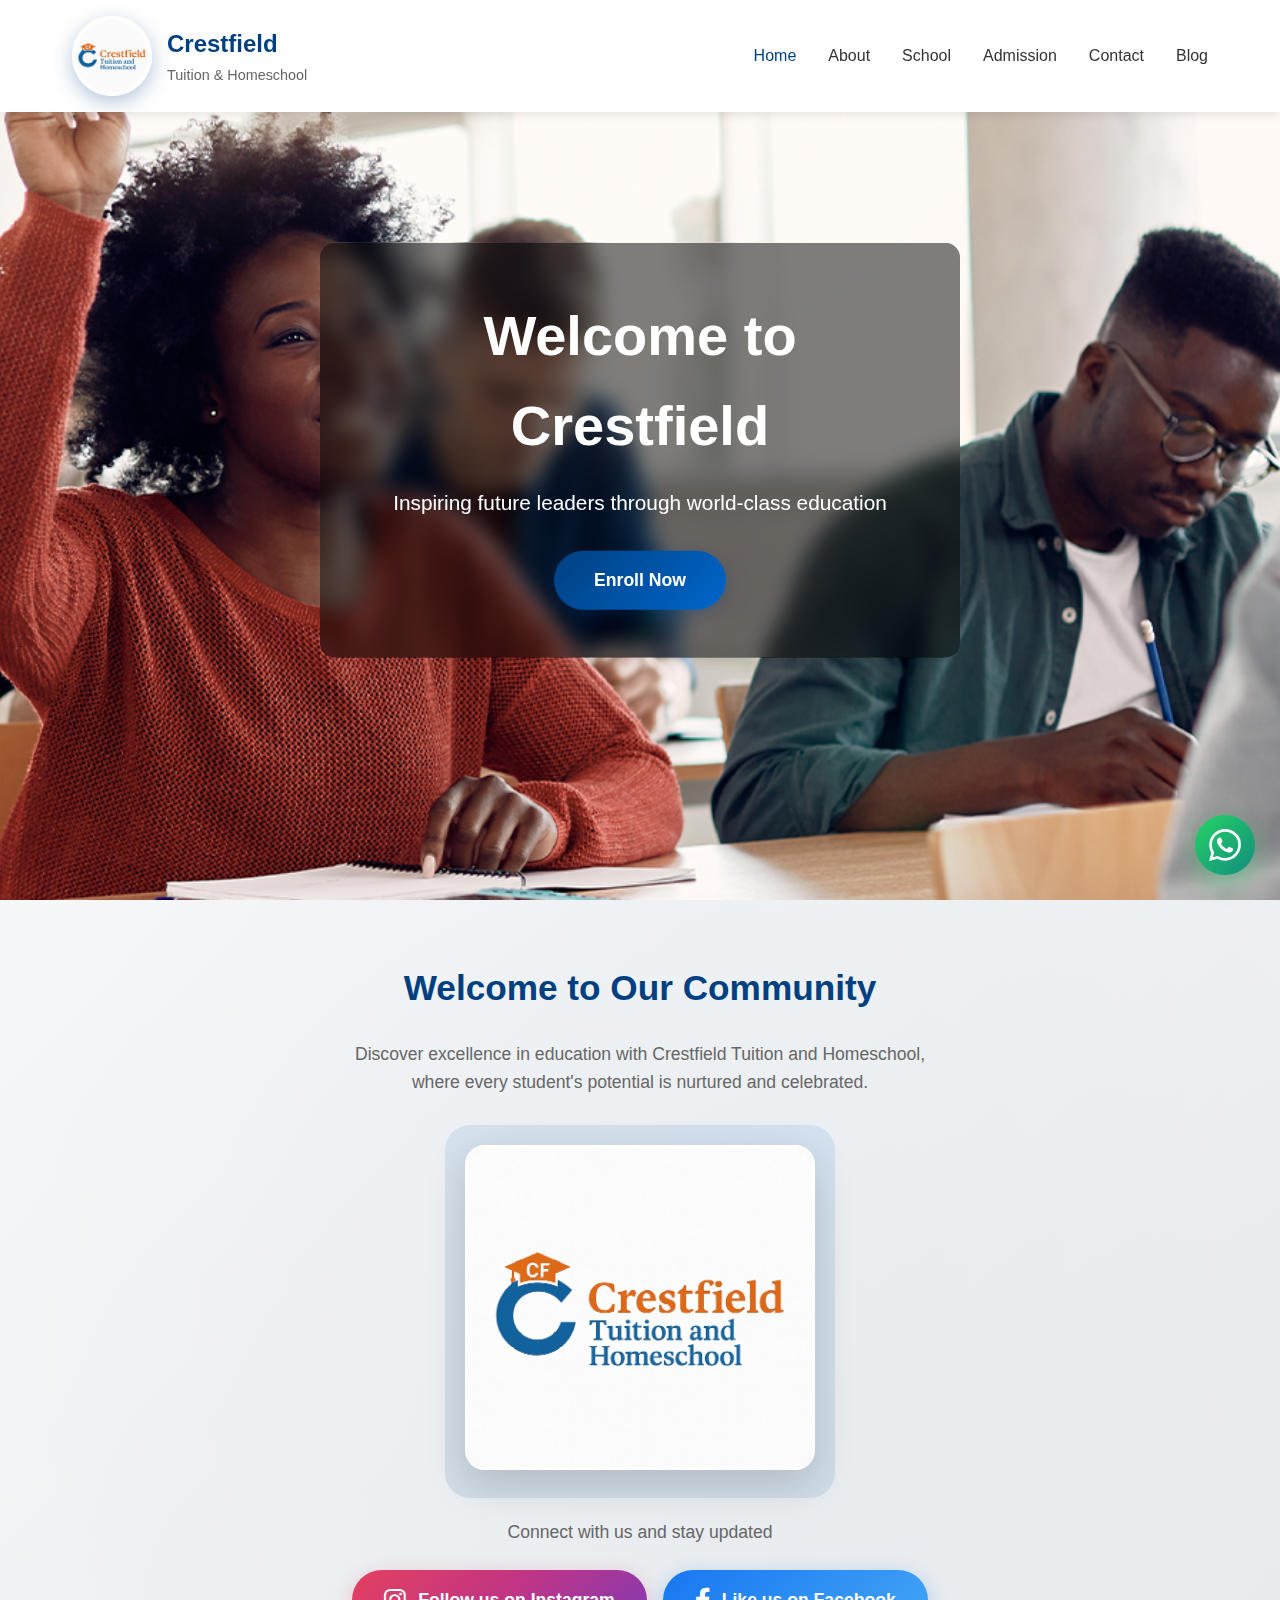
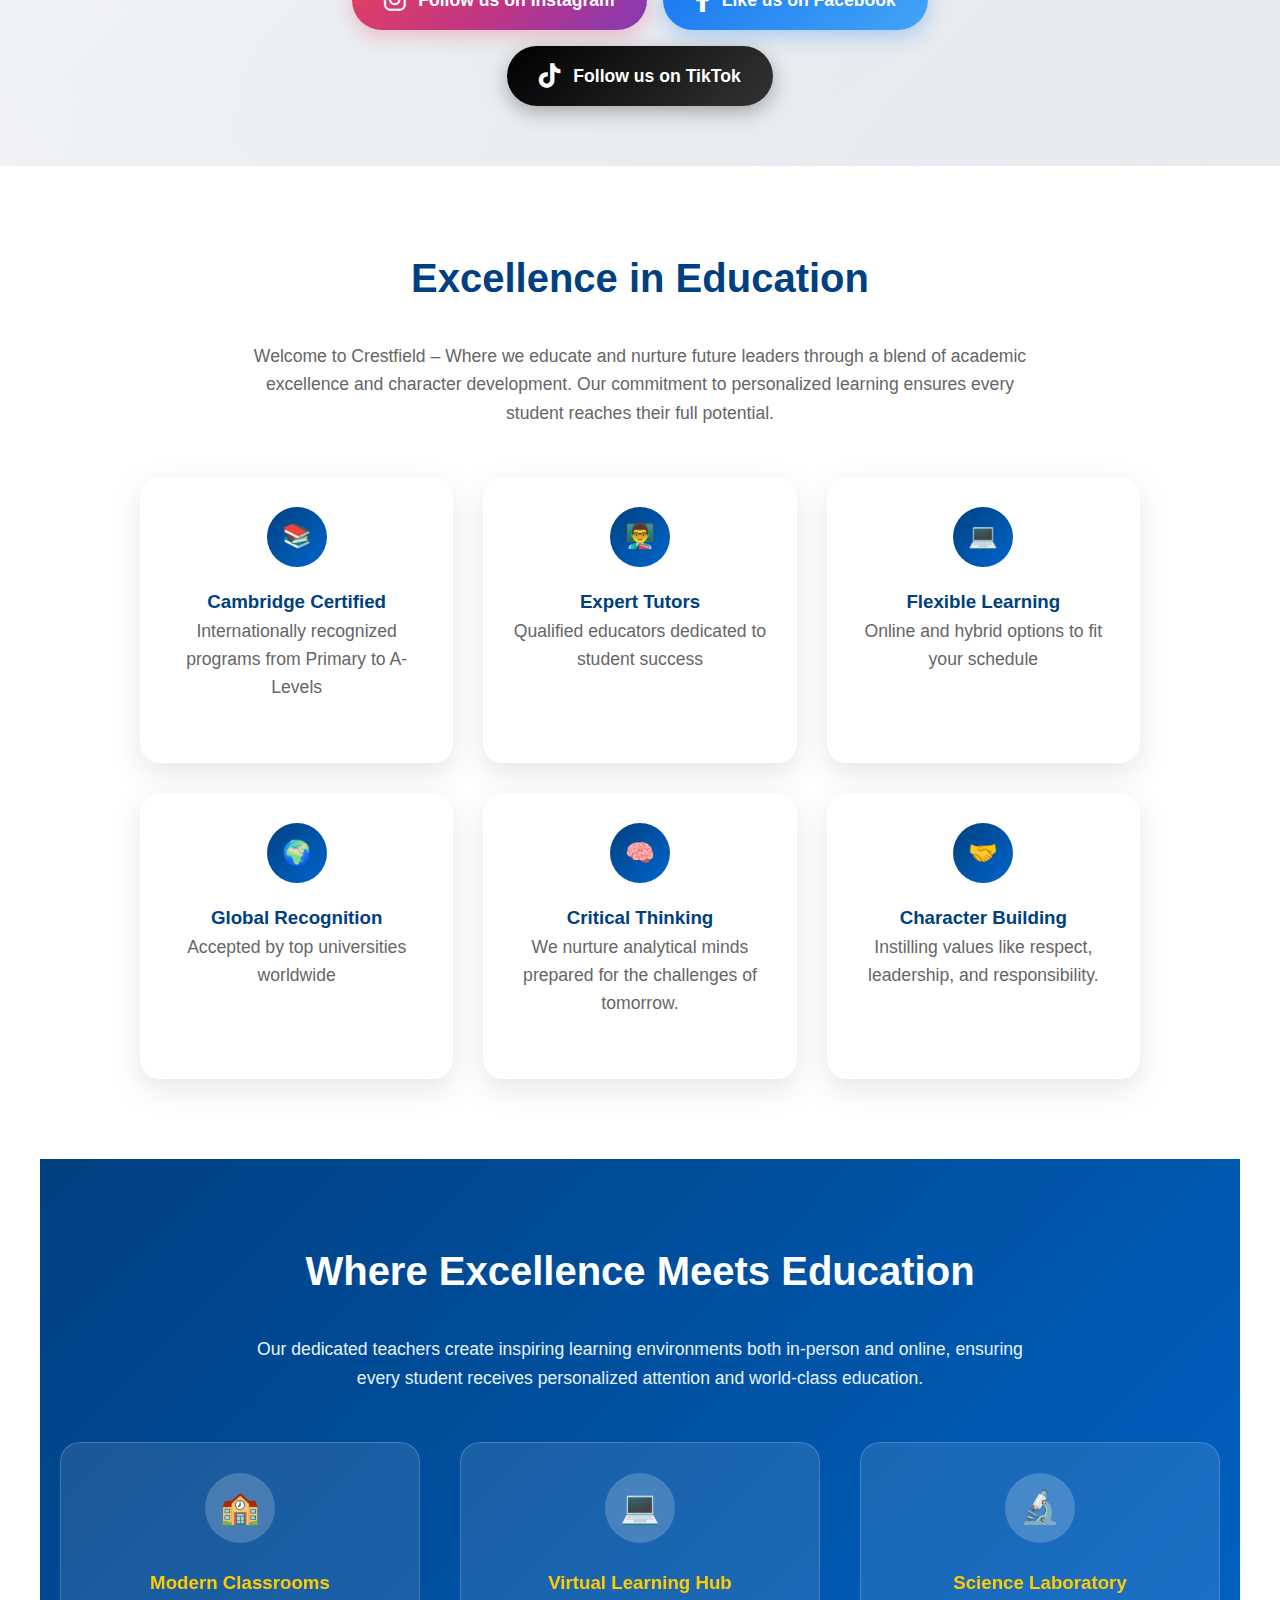
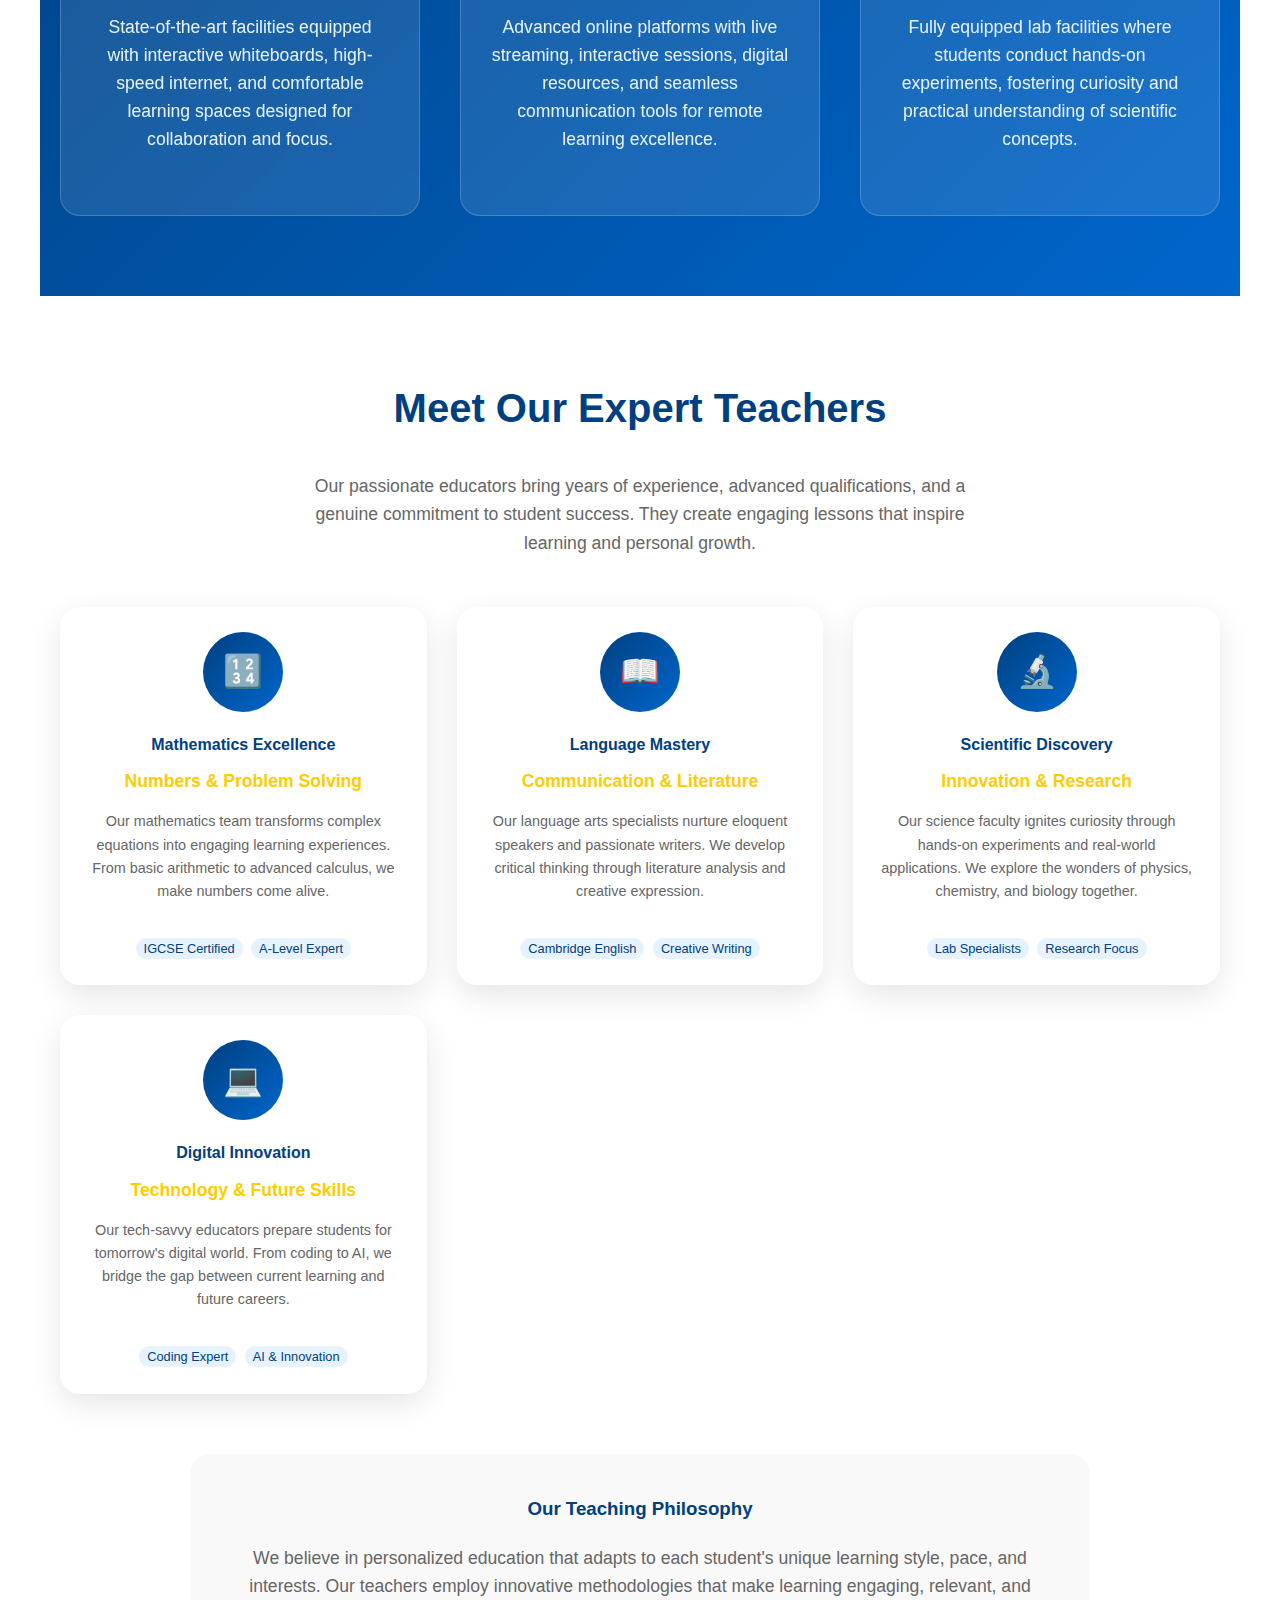
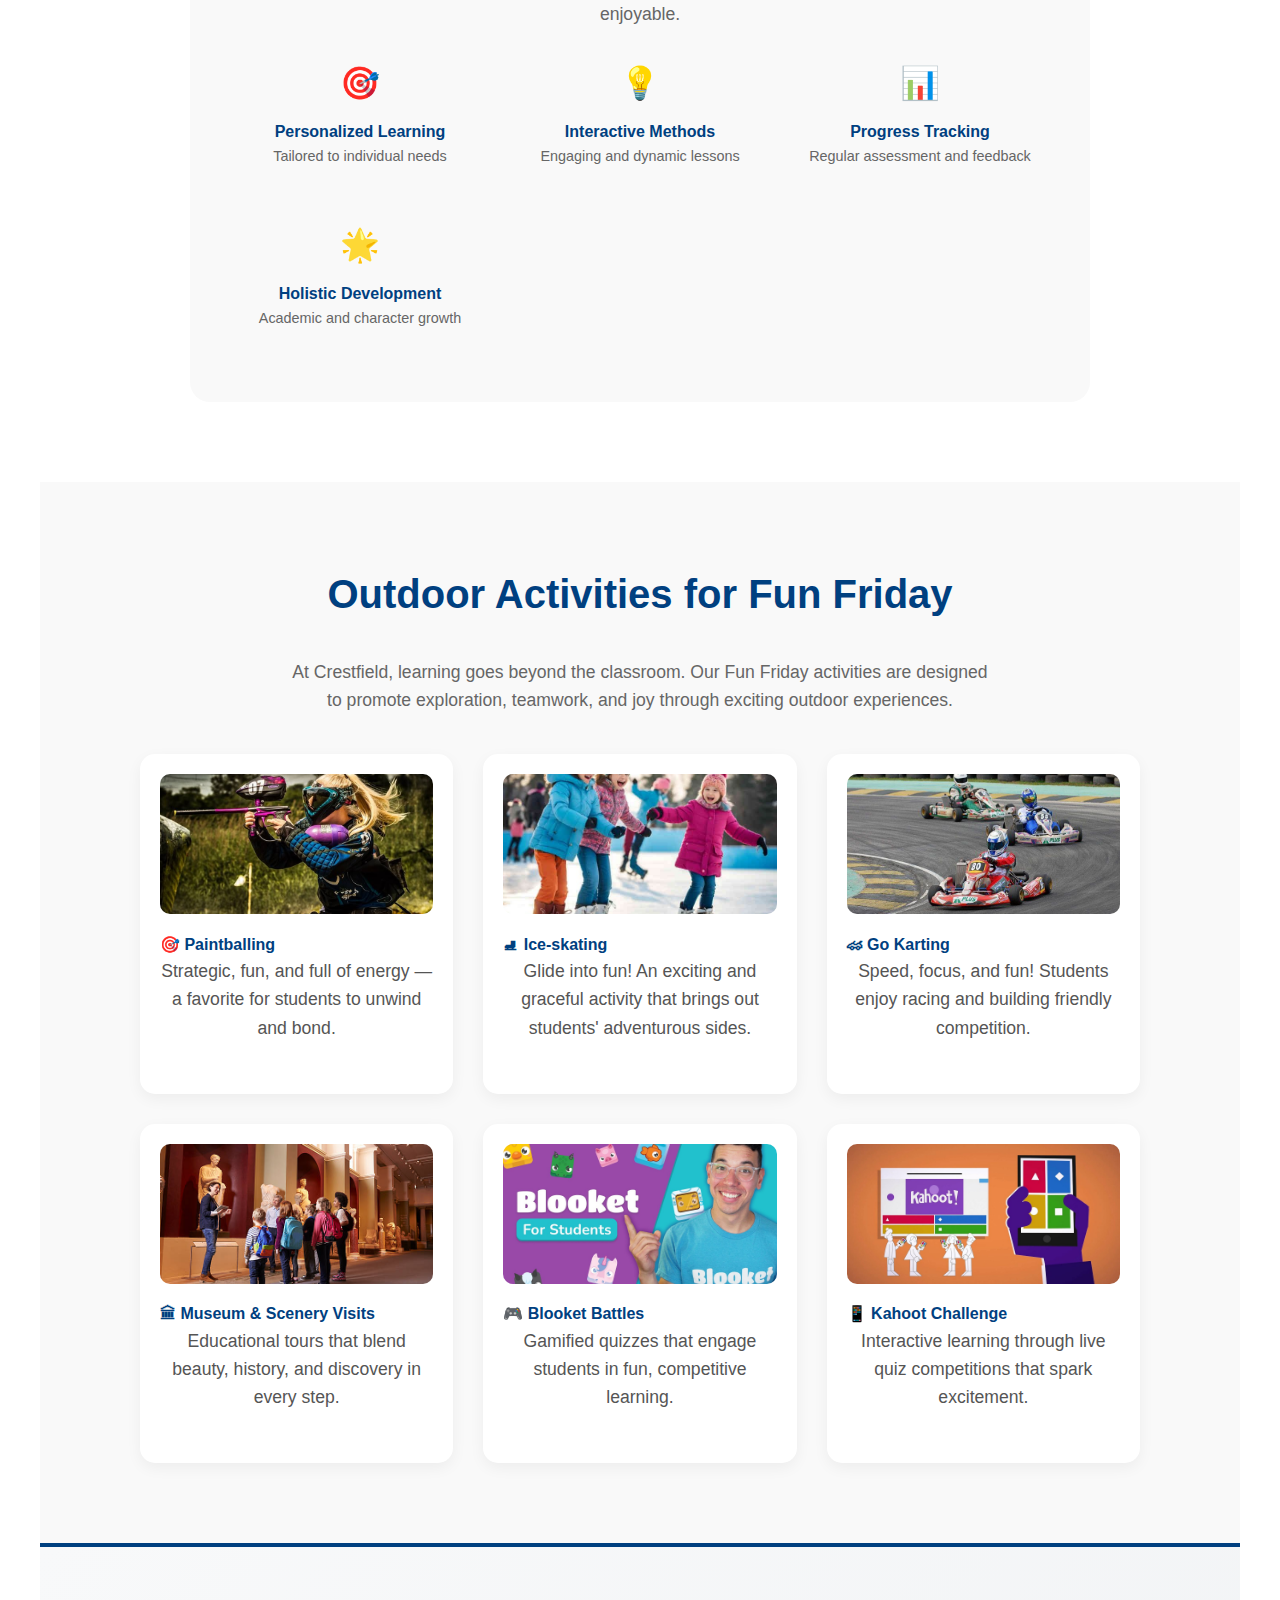
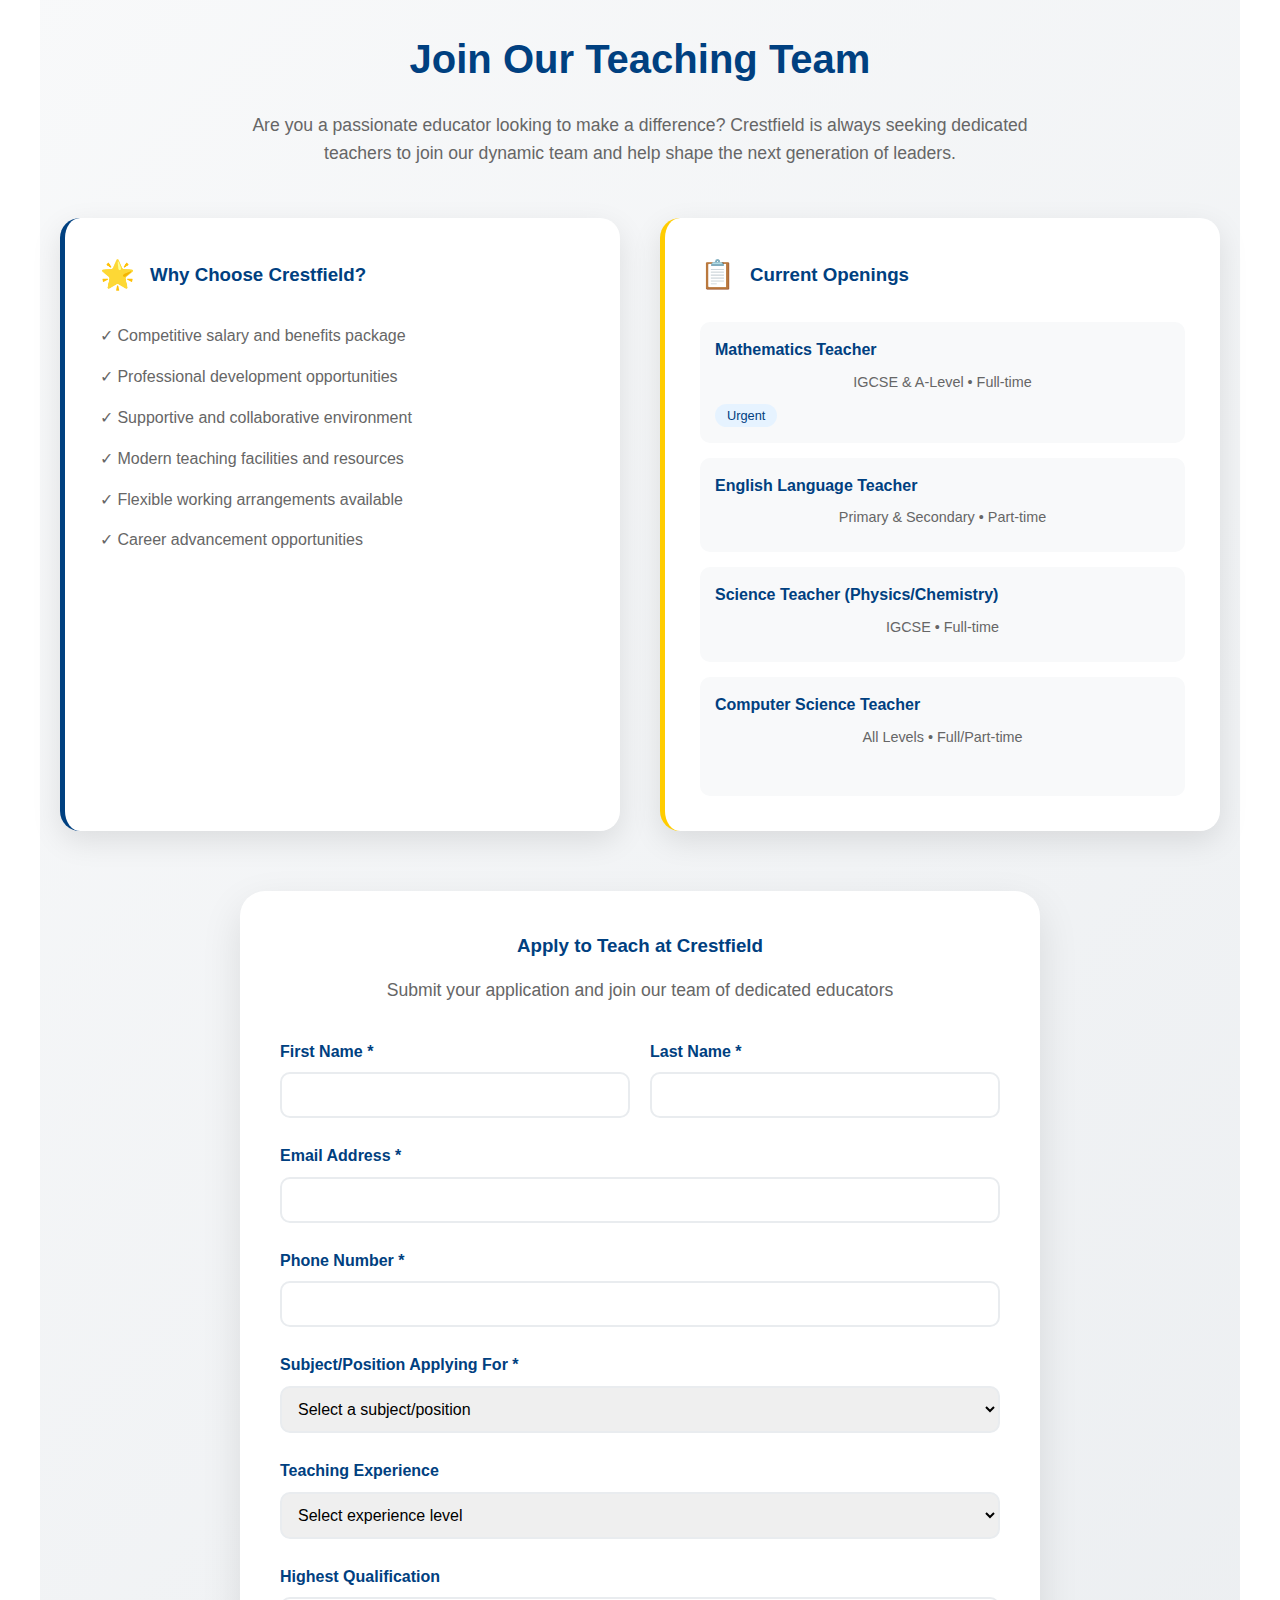
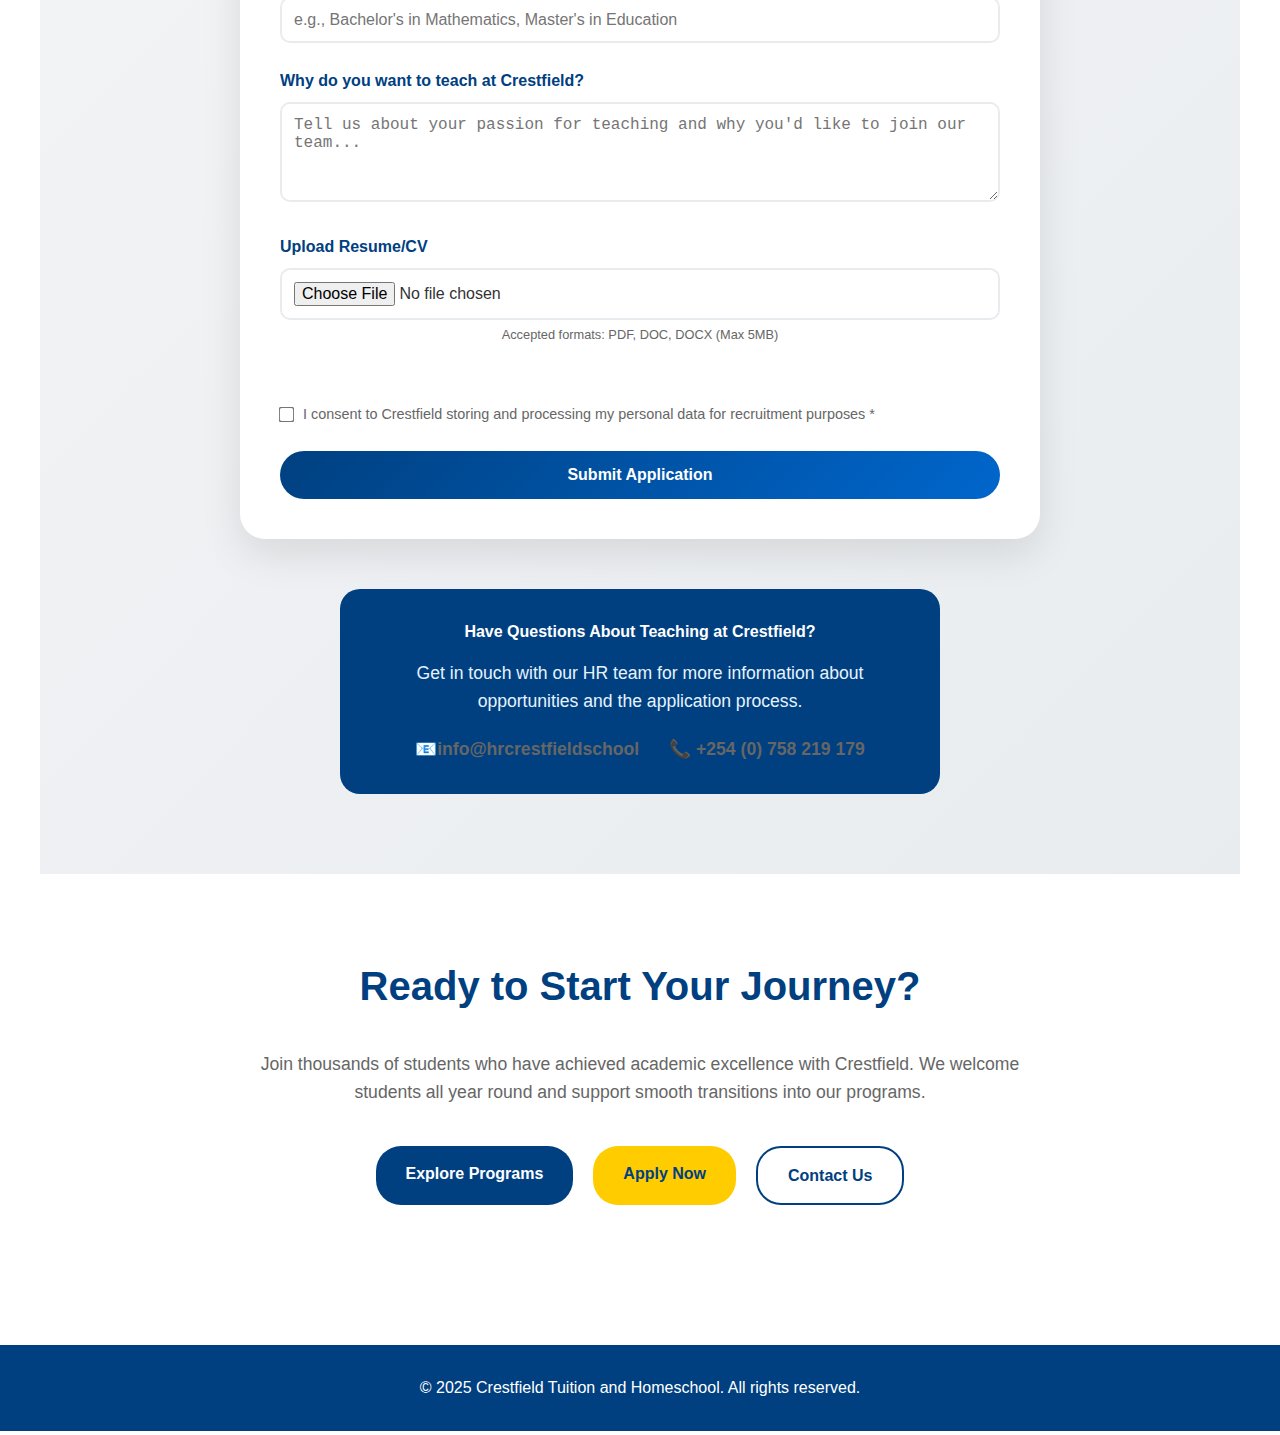
<file: index.html>
<!DOCTYPE html>
<html lang="en">
<head>
  <meta charset="UTF-8" />
  <meta name="viewport" content="width=device-width, initial-scale=1.0"/>
  <meta name="google-site-verification" content="PPeJ7F8vR_5V63HVvQKtV2BShHV5r0fG1zgoEFDt3xw" />
  <title>Crestfield Tuition and Homeschool</title>
   <script src="script.js"></script>

  <link rel="stylesheet" href="https://cdnjs.cloudflare.com/ajax/libs/font-awesome/6.0.0/css/all.min.css">
  <style>
    * {
  margin: 0;
  padding: 0;
  box-sizing: border-box;
}

body {
  font-family: 'Segoe UI', Tahoma, Geneva, Verdana, sans-serif;
  line-height: 1.6;
  color: #333;
}

.top-header {
  background: white;
  box-shadow: 0 2px 10px rgba(0,0,0,0.1);
  position: fixed;
  width: 100%;
  top: 0;
  z-index: 1000;
}

.header-container {
  display: flex;
  justify-content: space-between;
  align-items: center;
  padding: 1rem 2rem;
  max-width: 1200px;
  margin: 0 auto;
}

.logo-section {
  display: flex;
  align-items: center;
  gap: 15px;
}

.school-logo {
  width: 80px;
  height: 80px;
  border-radius: 50%;
  overflow: hidden;
  display: flex;
  align-items: center;
  justify-content: center;
  box-shadow: 0 6px 20px rgba(0, 64, 128, 0.3);
  border: 3px solid #ffffff;
  transition: all 0.3s ease;
}

.school-logo:hover {
  transform: scale(1.05);
  box-shadow: 0 6px 20px rgba(0, 64, 128, 0.3);
}

.school-logo img {
  width: 100%;
  height: 100%;
  object-fit: cover;
  border-radius: 50%;
}

.school-name {
  font-size: 1.5em;
  font-weight: bold;
  color: #004080;
}

.school-tagline {
  font-size: 0.9em;
  color: #666;
}

.main-nav ul {
  display: flex;
  list-style: none;
  gap: 2rem;
}

.main-nav a {
  text-decoration: none;
  color: #333;
  font-weight: 500;
  transition: color 0.3s;
}

.main-nav a:hover,
.main-nav a.active {
  color: #004080;
}

.mobile-menu-btn {
  display: none;
  flex-direction: column;
  cursor: pointer;
}

.mobile-menu-btn span {
  width: 25px;
  height: 3px;
  background: #004080;
  margin: 3px 0;
  transition: 0.3s;
}

.slider {
  position: relative;
  height: 100vh;
  overflow: hidden;
  display: flex;
  align-items: center;
  justify-content: center;
}

.hero-overlay {
  position: absolute;
  top: 50%;
  left: 50%;
  transform: translate(-50%, -50%);
  text-align: center;
  z-index: 10;
  color: white;
  background: rgba(0, 0, 0, 0.5);
  padding: 3rem;
  border-radius: 15px;
  backdrop-filter: blur(10px);
}

.hero-overlay h1 {
  font-size: 3.5em;
  margin-bottom: 1rem;
  font-weight: bold;
}

.hero-overlay p {
  font-size: 1.3em;
  margin-bottom: 2rem;
}

.enroll-btn {
  display: inline-block;
  background: linear-gradient(135deg, #004080, #0066cc);
  color: white;
  padding: 15px 40px;
  border-radius: 50px;
  text-decoration: none;
  font-weight: bold;
  font-size: 1.1em;
  transition: all 0.3s ease;
  box-shadow: 0 4px 15px rgba(0, 64, 128, 0.3);
}

.enroll-btn:hover {
  transform: translateY(-3px);
  box-shadow: 0 8px 25px rgba(0, 64, 128, 0.4);
}

.slides {
  position: absolute;
  width: 100%;
  height: 100%;
  opacity: 0;
  transition: opacity 1s;
}

.slides.active {
  opacity: 1;
}

.slides img {
  width: 100%;
  height: 100%;
  object-fit: cover;
}

.section {
  padding: 80px 20px;
  max-width: 1200px;
  margin: 0 auto;
}

.section h2 {
  font-size: 2.5em;
  text-align: center;
  margin-bottom: 2rem;
  color: #004080;
}

.section p {
  text-align: center;
  font-size: 1.1em;
  color: #666;
  max-width: 800px;
  margin: 0 auto 2rem;
}

/* Improved Logo Section Styling */
.logo-showcase {
  background: linear-gradient(135deg, #f8f9fa 0%, #e9ecef 100%);
  padding: 60px 20px;
  position: relative;
  overflow: hidden;
}

.logo-showcase::before {
  content: '';
  position: absolute;
  top: -50%;
  left: -50%;
  width: 200%;
  height: 200%;
  background: radial-gradient(circle, rgba(0, 64, 128, 0.03) 0%, transparent 70%);
  animation: float 15s ease-in-out infinite;
}

/* WhatsApp Floating Button */
.whatsapp-float {
  position: fixed;
  width: 60px;
  height: 60px;
  bottom: 25px;
  right: 25px;
  background: linear-gradient(135deg, #25d366, #128c7e);
  color: white;
  border-radius: 50%;
  text-align: center;
  font-size: 30px;
  box-shadow: 0 8px 25px rgba(37, 211, 102, 0.4);
  z-index: 1000;
  cursor: pointer;
  display: flex;
  align-items: center;
  justify-content: center;
  transition: all 0.3s ease;
  text-decoration: none;
  animation: bounceWhatsapp 2s infinite;
}

/* WhatsApp Floating Button - FIXED */
    .whatsapp-float {
      position: fixed;
      width: 60px;
      height: 60px;
      bottom: 25px;
      right: 25px;
      background: linear-gradient(135deg, #25d366, #128c7e);
      color: white;
      border-radius: 50%;
      text-align: center;
      font-size: 30px;
      box-shadow: 0 8px 25px rgba(37, 211, 102, 0.4);
      z-index: 1000;
      cursor: pointer;
      display: flex;
      align-items: center;
      justify-content: center;
      transition: all 0.3s ease;
      text-decoration: none;
      animation: bounce 2s infinite;
      border: none;
      outline: none;
    }

    .whatsapp-float:hover {
      transform: scale(1.1);
      box-shadow: 0 12px 35px rgba(37, 211, 102, 0.6);
      color: white;
      text-decoration: none;
    }

    .whatsapp-float:active {
      transform: scale(0.95);
    }

    .whatsapp-float:visited {
      color: white;
      text-decoration: none;
    }

    /* WhatsApp SVG Icon */
    .whatsapp-icon {
      width: 32px;
      height: 32px;
      fill: currentColor;
    }

    @keyframes bounce {
      0%, 20%, 50%, 80%, 100% {
        transform: translateY(0);
      }
      40% {
        transform: translateY(-10px);
      }
      60% {
        transform: translateY(-5px);
      }
    }

    /* Tooltip for WhatsApp button */
    .whatsapp-float::before {
      content: "Chat with us on WhatsApp";
      position: absolute;
      right: 70px;
      top: 50%;
      transform: translateY(-50%);
      background: rgba(0, 0, 0, 0.8);
      color: white;
      text-align: center;
      border-radius: 8px;
      padding: 8px 12px;
      font-size: 14px;
      white-space: nowrap;
      opacity: 0;
      visibility: hidden;
      transition: all 0.3s ease;
      font-weight: 500;
    }

    .whatsapp-float::after {
      content: "";
      position: absolute;
      right: 60px;
      top: 50%;
      transform: translateY(-50%);
      border: 6px solid transparent;
      border-left-color: rgba(0, 0, 0, 0.8);
      opacity: 0;
      visibility: hidden;
      transition: all 0.3s ease;
    }

    .whatsapp-float:hover::before,
    .whatsapp-float:hover::after {
      opacity: 1;
      visibility: visible;
    }




@keyframes bounceWhatsapp {
  0%, 20%, 50%, 80%, 100% {
    transform: translateY(0);
  }
  40% {
    transform: translateY(-10px);
  }
  60% {
    transform: translateY(-5px);
  }
}



/* Mobile styles */
@media (max-width: 768px) {
  .main-nav {
    display: none;
  }
  
  .mobile-menu-btn {
    display: flex;
  }
  
  .hero-overlay h1 {
    font-size: 2.5em;
  }
  
  .hero-overlay p {
    font-size: 1.1em;
  }
  
  .header-container {
    padding: 1rem;
  }
  
  .school-logo {
    width: 65px;
    height: 65px;
  }
  
  .logo-showcase {
    padding: 40px 15px;
  }
  
  .logo-showcase h2 {
    font-size: 1.8em;
  }
  
  .logo-display img {
    max-width: 280px;
  }
  
  .instagram-btn {
    padding: 14px 28px;
    font-size: 1em;
  }
  
  
}
@keyframes float {
  0%, 100% { transform: translate(0, 0) rotate(0deg); }
  50% { transform: translate(-20px, -20px) rotate(180deg); }
}

.logo-showcase-container {
  max-width: 800px;
  margin: 0 auto;
  text-align: center;
  position: relative;
  z-index: 2;
}

.logo-showcase h2 {
  font-size: 2.2em;
  color: #004080;
  margin-bottom: 1.5rem;
  font-weight: 600;
}

.logo-showcase p {
  font-size: 1.1em;
  color: #666;
  margin-bottom: 3rem;
  max-width: 600px;
  margin-left: auto;
  margin-right: auto;
}

.logo-display {
  position: relative;
  display: inline-block;
  margin-bottom: 2.5rem;
}

.logo-display::before {
  content: '';
  position: absolute;
  top: -20px;
  left: -20px;
  right: -20px;
  bottom: -20px;
  background: linear-gradient(45deg, rgba(0, 64, 128, 0.1), rgba(0, 102, 204, 0.1));
  border-radius: 25px;
  z-index: -1;
  animation: pulse 3s ease-in-out infinite;
}

@keyframes pulse {
  0%, 100% { transform: scale(1); opacity: 0.7; }
  50% { transform: scale(1.05); opacity: 1; }
}

.logo-display img {
  max-width: 350px;
  width: 100%;
  height: auto;
  border-radius: 20px;
  box-shadow: 0 15px 40px rgba(0, 0, 0, 0.15);
  transition: all 0.3s ease;
  border: 3px solid white;
}

.logo-display img:hover {
  transform: translateY(-5px);
  box-shadow: 0 20px 50px rgba(0, 0, 0, 0.2);
}

.social-section {
  display: flex;
  flex-direction: column;
  align-items: center;
  gap: 1.5rem;
}

.social-text {
  font-size: 1.1em;
  color: #666;
  font-weight: 500;
}

.social-buttons {
  display: flex;
  flex-wrap: wrap;
  gap: 1rem;
  justify-content: center;
}

.social-btn {
  display: inline-flex;
  align-items: center;
  gap: 12px;
  color: white;
  padding: 16px 32px;
  border-radius: 50px;
  text-decoration: none;
  font-weight: bold;
  font-size: 1.1em;
  transition: all 0.3s ease;
  position: relative;
  overflow: hidden;
  min-width: 200px;
  justify-content: center;
}

.social-btn::before {
  content: '';
  position: absolute;
  top: 0;
  left: -100%;
  width: 100%;
  height: 100%;
  background: linear-gradient(90deg, transparent, rgba(255, 255, 255, 0.2), transparent);
  transition: left 0.5s;
}

.social-btn:hover::before {
  left: 100%;
}

.social-btn:hover {
  transform: translateY(-3px);
}

.instagram-btn {
  background: linear-gradient(135deg, #E4405F, #C13584, #833AB4);
  box-shadow: 0 6px 20px rgba(228, 64, 95, 0.3);
}

.instagram-btn:hover {
  box-shadow: 0 10px 30px rgba(228, 64, 95, 0.4);
}

.facebook-btn {
  background: linear-gradient(135deg, #1877F2, #42A5F5);
  box-shadow: 0 6px 20px rgba(24, 119, 242, 0.3);
}

.facebook-btn:hover {
  box-shadow: 0 10px 30px rgba(24, 119, 242, 0.4);
}

.tiktok-btn {
  background: linear-gradient(135deg, #000000, #333333);
  box-shadow: 0 6px 20px rgba(0, 0, 0, 0.3);
}

.tiktok-btn:hover {
  box-shadow: 0 10px 30px rgba(0, 0, 0, 0.4);
}

.social-btn i {
  font-size: 1.4em;
  animation: bounce 2s infinite;
}

@keyframes bounce {
  0%, 20%, 50%, 80%, 100% { transform: translateY(0); }
  40% { transform: translateY(-3px); }
  60% { transform: translateY(-2px); }
}

@media (max-width: 768px) {
  .main-nav {
    display: none;
  }
  
  .mobile-menu-btn {
    display: flex;
  }
  
  .hero-overlay h1 {
    font-size: 2.5em;
  }
  
  .hero-overlay p {
    font-size: 1.1em;
  }
  
  .header-container {
    padding: 1rem;
  }
  
  .school-logo {
    width: 65px;
    height: 65px;
  }
  
  .logo-showcase {
    padding: 40px 15px;
  }
  
  .logo-showcase h2 {
    font-size: 1.8em;
  }
  
  .logo-display img {
    max-width: 280px;
  }
  
  .instagram-btn {
    padding: 14px 28px;
    font-size: 1em;
  }
}

/* Footer */
    footer {
      background: #004080;
      color: white;
      text-align: center;
      padding: 30px 20px;
      margin-top: 60px;
    }

  </style>
</head>
<body>
    
  <!-- HEADER -->
  <header class="top-header">
    <div class="header-container">
      <div class="logo-section">
        <div class="school-logo">
          <img src="logo.jpg" alt="Crestfield Logo">
        </div>
        <div class="logo-text">
          <div class="school-name">Crestfield</div>
          <div class="school-tagline">Tuition & Homeschool</div>
        </div>
      </div>
      
      <nav class="main-nav">
        <ul>
          <li><a href="index.html" class="active">Home</a></li>
          <li><a href="about.html">About</a></li>
          <li><a href="school.html">School</a></li>
          <li><a href="admission.html">Admission</a></li>
          <li><a href="contact.html">Contact</a></li>
          <li><a href="blog.html">Blog</a></li>
        
        </ul>
      </nav>



       <div class="mobile-menu-btn">
        <span></span>
        <span></span>
        <span></span>
      </div>
    </div>
  </header>

  <!-- WhatsApp Floating Button - FIXED with proper SVG icon -->
  <a href="https://wa.me/254758219179?text=Hello%20Crestfield!%20I%27m%20interested%20in%20learning%20more%20about%20your%20programs." class="whatsapp-float" target="_blank">
    <svg class="whatsapp-icon" viewBox="0 0 24 24">
      <path d="M17.472 14.382c-.297-.149-1.758-.867-2.03-.967-.273-.099-.471-.148-.67.15-.197.297-.767.966-.94 1.164-.173.199-.347.223-.644.075-.297-.15-1.255-.463-2.39-1.475-.883-.788-1.48-1.761-1.653-2.059-.173-.297-.018-.458.13-.606.134-.133.298-.347.446-.52.149-.174.198-.298.298-.497.099-.198.05-.371-.025-.52-.075-.149-.669-1.612-.916-2.207-.242-.579-.487-.5-.669-.51-.173-.008-.371-.01-.57-.01-.198 0-.52.074-.792.372-.272.297-1.04 1.016-1.04 2.479 0 1.462 1.065 2.875 1.213 3.074.149.198 2.096 3.2 5.077 4.487.709.306 1.262.489 1.694.625.712.227 1.36.195 1.871.118.571-.085 1.758-.719 2.006-1.413.248-.694.248-1.289.173-1.413-.074-.124-.272-.198-.57-.347m-5.421 7.403h-.004a9.87 9.87 0 01-5.031-1.378l-.361-.214-3.741.982.998-3.648-.235-.374a9.86 9.86 0 01-1.51-5.26c.001-5.45 4.436-9.884 9.888-9.884 2.64 0 5.122 1.03 6.988 2.898a9.825 9.825 0 012.893 6.994c-.003 5.45-4.437 9.884-9.885 9.884m8.413-18.297A11.815 11.815 0 0012.05 0C5.495 0 .16 5.335.157 11.892c0 2.096.547 4.142 1.588 5.945L.057 24l6.305-1.654a11.882 11.882 0 005.683 1.448h.005c6.554 0 11.890-5.335 11.893-11.893A11.821 11.821 0 0020.885 3.488"/>
    </svg>
  </a>



      <div class="mobile-menu-btn">
        <span></span>
        <span></span>
        <span></span>
      </div>
    </div>
  </header>

  <!-- SLIDER WITH HERO -->
  <section class="slider" id="home">
    <div class="hero-overlay">
      <h1>Welcome to Crestfield</h1>
      <p>Inspiring future leaders through world-class education</p>
      <a href="admission.html" class="enroll-btn">Enroll Now</a>
    </div>

    <div class="slides active fade">
      <img src="slide1.png" alt="Students learning">
    </div>
    <div class="slides fade">
      <img src="slide2.webp" alt="Online education">
    </div>
    <div class="slides fade">
      <img src="slide3.jpg" alt="Academic excellence">
    </div>
  </section>

<!-- Enhanced Logo Section -->
  <section class="logo-showcase">
    <div class="logo-showcase-container">
      <h2>Welcome to Our Community</h2>
      <p>Discover excellence in education with Crestfield Tuition and Homeschool, where every student's potential is nurtured and celebrated.</p>
      
      <div class="logo-display">
        <img src="logo.jpg" alt="Crestfield Tuition and Homeschool Logo">
      </div>
      
      <div class="social-section">
        <div class="social-text">Connect with us and stay updated</div>
        <div class="social-buttons">
          <a href="https://www.instagram.com/crestfieldschool?igsh=Z21oYzVkbjFpMjBo" target="_blank" class="social-btn instagram-btn">
            <i class="fab fa-instagram"></i>
            Follow us on Instagram
          </a>
          <a href="https://www.facebook.com/share/12M6hAh58PB/" target="_blank" class="social-btn facebook-btn">
            <i class="fab fa-facebook-f"></i>
            Like us on Facebook
          </a>
          <a href="https://www.tiktok.com/@crestfield.school?_t=ZM-8x3npEICZQW&_r=1" target="_blank" class="social-btn tiktok-btn">
            <i class="fab fa-tiktok"></i>
            Follow us on TikTok
          </a>
        </div>
      </div>
    </div>
  </section>

  <script>
    // Slider functionality
    let currentSlide = 0;
    const slides = document.querySelectorAll('.slides');
    
    function showSlide(n) {
      slides[currentSlide].classList.remove('active');
      currentSlide = (n + slides.length) % slides.length;
      slides[currentSlide].classList.add('active');
    }
    
    function nextSlide() {
      showSlide(currentSlide + 1);
    }
    
    // Auto-advance slides every 5 seconds
    setInterval(nextSlide, 5000);
    
    // Mobile menu toggle
    const mobileMenuBtn = document.querySelector('.mobile-menu-btn');
    const mainNav = document.querySelector('.main-nav');
    
    mobileMenuBtn.addEventListener('click', () => {
      mainNav.classList.toggle('active');
    });
  </script>

</body>
</html>

  <!-- Quick Overview Section -->
  <section class="section">
    <h2>Excellence in Education</h2>
    <p>Welcome to Crestfield – Where we educate and nurture future leaders through a blend of academic excellence and character development. Our commitment to personalized learning ensures every student reaches their full potential.</p>
    
    <div style="display: grid; grid-template-columns: repeat(auto-fit, minmax(250px, 1fr)); gap: 30px; margin-top: 50px; max-width: 1000px; margin-left: auto; margin-right: auto;">
      <div style="background: white; padding: 30px; border-radius: 20px; box-shadow: 0 10px 30px rgba(0,0,0,0.1); text-align: center;">
        <div style="width: 60px; height: 60px; background: linear-gradient(135deg, #004080, #0066cc); border-radius: 50%; display: flex; align-items: center; justify-content: center; margin: 0 auto 20px auto; color: white; font-size: 1.5em;">📚</div>
        <h3 style="color: #004080;">Cambridge Certified</h3>
        <p style="color: #666;">Internationally recognized programs from Primary to A-Levels</p>
      </div>

      <div style="background: white; padding: 30px; border-radius: 20px; box-shadow: 0 10px 30px rgba(0,0,0,0.1); text-align: center;">
        <div style="width: 60px; height: 60px; background: linear-gradient(135deg, #004080, #0066cc); border-radius: 50%; display: flex; align-items: center; justify-content: center; margin: 0 auto 20px auto; color: white; font-size: 1.5em;">👨‍🏫</div>
        <h3 style="color: #004080;">Expert Tutors</h3>
        <p style="color: #666;">Qualified educators dedicated to student success</p>
      </div>

      <div style="background: white; padding: 30px; border-radius: 20px; box-shadow: 0 10px 30px rgba(0,0,0,0.1); text-align: center;">
        <div style="width: 60px; height: 60px; background: linear-gradient(135deg, #004080, #0066cc); border-radius: 50%; display: flex; align-items: center; justify-content: center; margin: 0 auto 20px auto; color: white; font-size: 1.5em;">💻</div>
        <h3 style="color: #004080;">Flexible Learning</h3>
        <p style="color: #666;">Online and hybrid options to fit your schedule</p>
      </div>

      <div style="background: white; padding: 30px; border-radius: 20px; box-shadow: 0 10px 30px rgba(0,0,0,0.1); text-align: center;">
        <div style="width: 60px; height: 60px; background: linear-gradient(135deg, #004080, #0066cc); border-radius: 50%; display: flex; align-items: center; justify-content: center; margin: 0 auto 20px auto; color: white; font-size: 1.5em;">🌍</div>
        <h3 style="color: #004080;">Global Recognition</h3>
        <p style="color: #666;">Accepted by top universities worldwide</p>
      </div>

      <div style="background: white; padding: 30px; border-radius: 20px; box-shadow: 0 10px 30px rgba(0,0,0,0.1); text-align: center;">
        <div style="width: 60px; height: 60px; background: linear-gradient(135deg, #004080, #0066cc); border-radius: 50%; display: flex; align-items: center; justify-content: center; margin: 0 auto 20px auto; color: white; font-size: 1.5em;">🧠</div>
        <h3 style="color: #004080;">Critical Thinking</h3>
        <p style="color: #666;">We nurture analytical minds prepared for the challenges of tomorrow.</p>
      </div>

      <div style="background: white; padding: 30px; border-radius: 20px; box-shadow: 0 10px 30px rgba(0,0,0,0.1); text-align: center;">
        <div style="width: 60px; height: 60px; background: linear-gradient(135deg, #004080, #0066cc); border-radius: 50%; display: flex; align-items: center; justify-content: center; margin: 0 auto 20px auto; color: white; font-size: 1.5em;">🤝</div>
        <h3 style="color: #004080;">Character Building</h3>
        <p style="color: #666;">Instilling values like respect, leadership, and responsibility.</p>
      </div>
    </div>
  </section>

  <!-- Teaching Excellence Section -->
  <section class="section" style="background: linear-gradient(135deg, #004080, #0066cc); color: white;">
    <h2 style="color: white; text-align: center;">Where Excellence Meets Education</h2>
    <p style="text-align: center; max-width: 800px; margin: 0 auto 50px; color: #e6f3ff;">
      Our dedicated teachers create inspiring learning environments both in-person and online, ensuring every student receives personalized attention and world-class education.
    </p>

    <div style="display: grid; grid-template-columns: repeat(auto-fit, minmax(300px, 1fr)); gap: 40px; max-width: 1200px; margin: 0 auto;">
      <!-- Modern Classrooms -->
      <div style="background: rgba(255,255,255,0.1); padding: 30px; border-radius: 20px; backdrop-filter: blur(10px); border: 1px solid rgba(255,255,255,0.2);">
        <div style="width: 70px; height: 70px; background: rgba(255,255,255,0.2); border-radius: 50%; display: flex; align-items: center; justify-content: center; margin: 0 auto 25px; font-size: 2em;">🏫</div>
        <h3 style="color: #ffcc00; text-align: center; margin-bottom: 15px;">Modern Classrooms</h3>
        <p style="text-align: center;   color: #e6f3ff;">State-of-the-art facilities equipped with interactive whiteboards, high-speed internet, and comfortable learning spaces designed for collaboration and focus.</p>
      </div>

      <!-- Virtual Learning Hub -->
      <div style="background: rgba(255,255,255,0.1);    padding: 30px; border-radius: 20px; backdrop-filter: blur(10px); border: 1px solid rgba(255,255,255,0.2);">
        <div style="width: 70px; height: 70px; background: rgba(255,255,255,0.2); border-radius: 50%; display: flex; align-items: center; justify-content: center; margin: 0 auto 25px; font-size: 2em;">💻</div>
        <h3 style="color: #ffcc00; text-align: center; margin-bottom: 15px;">Virtual Learning Hub</h3>
        <p style="text-align: center; color: #e6f3ff;">Advanced online platforms with live streaming, interactive sessions, digital resources, and seamless communication tools for remote learning excellence.</p>
      </div>

      <!-- Science Laboratory -->
      <div style="background: rgba(255,255,255,0.1); padding: 30px; border-radius: 20px; backdrop-filter: blur(10px); border: 1px solid rgba(255,255,255,0.2);">
        <div style="width: 70px; height: 70px; background: rgba(255,255,255,0.2); border-radius: 50%; display: flex; align-items: center; justify-content: center; margin: 0 auto 25px; font-size: 2em;">🔬</div>
        <h3 style="color: #ffcc00; text-align: center; margin-bottom: 15px;">Science Laboratory</h3>
        <p style="text-align: center; color: #e6f3ff;">Fully equipped lab facilities where students conduct hands-on experiments, fostering curiosity and practical understanding of scientific concepts.</p>
      </div>
    </div>
  </section>

  <!-- Meet Our Teachers Section -->
  <section class="section">
    <h2 style="text-align: center; color: #004080;">Meet Our Expert Teachers</h2>
    <p style="text-align: center; color: #666; max-width: 700px; margin: 10px auto 50px;">
      Our passionate educators bring years of experience, advanced qualifications, and a genuine commitment to student success. They create engaging lessons that inspire learning and personal growth.
    </p>

    <div style="display: grid; grid-template-columns: repeat(auto-fit, minmax(280px, 1fr)); gap: 30px; max-width: 1200px; margin: 0 auto;">
      <!-- Mathematics Department -->
      <div style="background: white; padding: 25px; border-radius: 20px; box-shadow: 0 10px 30px rgba(0,0,0,0.1); text-align: center; position: relative; overflow: hidden;">
        <div style="width: 80px; height: 80px; background: linear-gradient(135deg, #004080, #0066cc); border-radius: 50%; display: flex; align-items: center; justify-content: center; margin: 0 auto 20px; color: white; font-size: 2em;">🔢</div>
        <h4 style="color: #004080; margin-bottom: 10px;">Mathematics Excellence</h4>
        <p style="color: #ffcc00; font-weight: bold; margin-bottom: 15px;">Numbers & Problem Solving</p>
        <p style="color: #666; font-size: 0.9em;">Our mathematics team transforms complex equations into engaging learning experiences. From basic arithmetic to advanced calculus, we make numbers come alive.</p>
        <div style="margin-top: 15px;">
          <span style="background: #e6f3ff; color: #004080; padding: 3px 8px; border-radius: 12px; font-size: 0.8em; margin: 2px;">IGCSE Certified</span>
          <span style="background: #e6f3ff; color: #004080; padding: 3px 8px; border-radius: 12px; font-size: 0.8em; margin: 2px;">A-Level Expert</span>
        </div>
      </div>

      <!-- Language Arts Department -->
      <div style="background: white; padding: 25px; border-radius: 20px; box-shadow: 0 10px 30px rgba(0,0,0,0.1); text-align: center; position: relative; overflow: hidden;">
        <div style="width: 80px; height: 80px; background: linear-gradient(135deg, #004080, #0066cc); border-radius: 50%; display: flex; align-items: center; justify-content: center; margin: 0 auto 20px; color: white; font-size: 2em;">📖</div>
        <h4 style="color: #004080; margin-bottom: 10px;">Language Mastery</h4>
        <p style="color: #ffcc00; font-weight: bold; margin-bottom: 15px;">Communication & Literature</p>
        <p style="color: #666; font-size: 0.9em;">Our language arts specialists nurture eloquent speakers and passionate writers. We develop critical thinking through literature analysis and creative expression.</p>
        <div style="margin-top: 15px;">
          <span style="background: #e6f3ff; color: #004080; padding: 3px 8px; border-radius: 12px; font-size: 0.8em; margin: 2px;">Cambridge English</span>
          <span style="background: #e6f3ff; color: #004080; padding: 3px 8px; border-radius: 12px; font-size: 0.8em; margin: 2px;">Creative Writing</span>
        </div>
      </div>

      <!-- Science Department -->
      <div style="background: white; padding: 25px; border-radius: 20px; box-shadow: 0 10px 30px rgba(0,0,0,0.1); text-align: center; position: relative; overflow: hidden;">
        <div style="width: 80px; height: 80px; background: linear-gradient(135deg, #004080, #0066cc); border-radius: 50%; display: flex; align-items: center; justify-content: center; margin: 0 auto 20px; color: white; font-size: 2em;">🔬</div>
        <h4 style="color: #004080; margin-bottom: 10px;">Scientific Discovery</h4>
        <p style="color: #ffcc00; font-weight: bold; margin-bottom: 15px;">Innovation & Research</p>
        <p style="color: #666; font-size: 0.9em;">Our science faculty ignites curiosity through hands-on experiments and real-world applications. We explore the wonders of physics, chemistry, and biology together.</p>
        <div style="margin-top: 15px;">
          <span style="background: #e6f3ff; color: #004080; padding: 3px 8px; border-radius: 12px; font-size: 0.8em; margin: 2px;">Lab Specialists</span>
          <span style="background: #e6f3ff; color: #004080; padding: 3px 8px; border-radius: 12px; font-size: 0.8em; margin: 2px;">Research Focus</span>
        </div>
      </div>

      <!-- Digital Innovation Department -->
      <div style="background: white; padding: 25px; border-radius: 20px; box-shadow: 0 10px 30px rgba(0,0,0,0.1); text-align: center; position: relative; overflow: hidden;">
        <div style="width: 80px; height: 80px; background: linear-gradient(135deg, #004080, #0066cc); border-radius: 50%; display: flex; align-items: center; justify-content: center; margin: 0 auto 20px; color: white; font-size: 2em;">💻</div>
        <h4 style="color: #004080; margin-bottom: 10px;">Digital Innovation</h4>
        <p style="color: #ffcc00; font-weight: bold; margin-bottom: 15px;">Technology & Future Skills</p>
        <p style="color: #666; font-size: 0.9em;">Our tech-savvy educators prepare students for tomorrow's digital world. From coding to AI, we bridge the gap between current learning and future careers.</p>
        <div style="margin-top: 15px;">
          <span style="background: #e6f3ff; color: #004080; padding: 3px 8px; border-radius: 12px; font-size: 0.8em; margin: 2px;">Coding Expert</span>
          <span style="background: #e6f3ff; color: #004080; padding: 3px 8px; border-radius: 12px; font-size: 0.8em; margin: 2px;">AI & Innovation</span>
        </div>
      </div>
    </div>

    <!-- Teaching Approach -->
    <div style="background: #f9f9f9; padding: 40px; border-radius: 20px; margin: 60px auto 0; max-width: 900px; text-align: center;">
      <h3 style="color: #004080; margin-bottom: 20px;">Our Teaching Philosophy</h3>
      <p style="color: #666; margin-bottom: 30px;">We believe in personalized education that adapts to each student's unique learning style, pace, and interests. Our teachers employ innovative methodologies that make learning engaging, relevant, and enjoyable.</p>
      
      <div style="display: grid; grid-template-columns: repeat(auto-fit, minmax(200px, 1fr)); gap: 20px; margin-top: 30px;">
        <div style="text-align: center;">
          <div style="font-size: 2em; margin-bottom: 10px;">🎯</div>
          <h4 style="color: #004080;">Personalized Learning</h4>
          <p style="color: #666; font-size: 0.9em;">Tailored to individual needs</p>
        </div>
        <div style="text-align: center;">
          <div style="font-size: 2em; margin-bottom: 10px;">💡</div>
          <h4 style="color: #004080;">Interactive Methods</h4>
          <p style="color: #666; font-size: 0.9em;">Engaging and dynamic lessons</p>
        </div>
        <div style="text-align: center;">
          <div style="font-size: 2em; margin-bottom: 10px;">📊</div>
          <h4 style="color: #004080;">Progress Tracking</h4>
          <p style="color: #666; font-size: 0.9em;">Regular assessment and feedback</p>
        </div>
        <div style="text-align: center;">
          <div style="font-size: 2em; margin-bottom: 10px;">🌟</div>
          <h4 style="color: #004080;">Holistic Development</h4>
          <p style="color: #666; font-size: 0.9em;">Academic and character growth</p>
        </div>
      </div>
    </div>
  </section>

  <!-- Outdoor Activities Section -->
  <section class="section" style="background-color: #f9f9f9;">
    <h2 style="text-align: center; color: #004080;">Outdoor Activities for Fun Friday</h2>
    <p style="text-align: center; color: #666; max-width: 700px; margin: 10px auto 40px;">
      At Crestfield, learning goes beyond the classroom. Our Fun Friday activities are designed to promote exploration, teamwork, and joy through exciting outdoor experiences.
    </p>

    <div style="display: grid; grid-template-columns: repeat(auto-fit, minmax(250px, 1fr)); gap: 30px; max-width: 1000px; margin: 0 auto;">
      <div style="background: white; padding: 20px; border-radius: 15px; box-shadow: 0 5px 15px rgba(0,0,0,0.05);">
        <img src="paint.jpg" alt="Paintballing" style="width: 100%; height: 140px; object-fit: cover; border-radius: 10px; margin-bottom: 10px;">
        <h4 style="color: #004080;">🎯 Paintballing</h4>
        <p style="color: #555;">Strategic, fun, and full of energy — a favorite for students to unwind and bond.</p>
      </div>

      <div style="background: white; padding: 20px; border-radius: 15px; box-shadow: 0 5px 15px rgba(0,0,0,0.05);">
        <img src="ice.jpg" alt="Ice-skating" style="width: 100%; height: 140px; object-fit: cover; border-radius: 10px; margin-bottom: 10px;">
        <h4 style="color: #004080;">⛸ Ice-skating</h4>
        <p style="color: #555;">Glide into fun! An exciting and graceful activity that brings out students' adventurous sides.</p>
      </div>

      <div style="background: white; padding: 20px; border-radius: 15px; box-shadow: 0 5px 15px rgba(0,0,0,0.05);">
        <img src="karting.jpg" alt="Go Karting" style="width: 100%; height: 140px; object-fit: cover; border-radius: 10px; margin-bottom: 10px;">
        <h4 style="color: #004080;">🏎 Go Karting</h4>
        <p style="color: #555;">Speed, focus, and fun! Students enjoy racing and building friendly competition.</p>
      </div>

      <div style="background: white; padding: 20px; border-radius: 15px; box-shadow: 0 5px 15px rgba(0,0,0,0.05);">
        <img src="museum.jpg" alt="Museum Visits" style="width: 100%; height: 140px; object-fit: cover; border-radius: 10px; margin-bottom: 10px;">
        <h4 style="color: #004080;">🏛 Museum & Scenery Visits</h4>
        <p style="color: #555;">Educational tours that blend beauty, history, and discovery in every step.</p>
      </div>

      <div style="background: white; padding: 20px; border-radius: 15px; box-shadow: 0 5px 15px rgba(0,0,0,0.05);">
        <img src="look.jpg" alt="Blooket Game Time" style="width: 100%; height: 140px; object-fit: cover; border-radius: 10px; margin-bottom: 10px;">
        <h4 style="color: #004080;">🎮 Blooket Battles</h4>
        <p style="color: #555;">Gamified quizzes that engage students in fun, competitive learning.</p>
      </div>


      
      <div style="background: white; padding: 20px; border-radius: 15px; box-shadow: 0 5px 15px rgba(0,0,0,0.05);">
        <img src="kahoot.jpg" alt="Kahoot Challenge" style="width: 100%; height: 140px; object-fit: cover; border-radius: 10px; margin-bottom: 10px;">
        <h4 style="color: #004080;">📱 Kahoot Challenge</h4>
        <p style="color: #555;">Interactive learning through live quiz competitions that spark excitement.</p>
      </div>
    </div>
  </section>

  <!-- Teacher Recruitment Section -->
  <section class="section" style="background: linear-gradient(135deg, #f8f9fa, #e9ecef); border-top: 4px solid #004080;">
    <div style="text-align: center; margin-bottom: 50px;">
      <h2 style="color: #004080; margin-bottom: 20px;">Join Our Teaching Team</h2>
      <p style="color: #666; max-width: 800px; margin: 0 auto; font-size: 1.1em;">
        Are you a passionate educator looking to make a difference? Crestfield is always seeking dedicated teachers to join our dynamic team and help shape the next generation of leaders.
      </p>
    </div>

    <div style="display: grid; grid-template-columns: repeat(auto-fit, minmax(300px, 1fr)); gap: 40px; max-width: 1200px; margin: 0 auto 60px;">
      <!-- Why Teach at Crestfield -->
      <div style="background: white; padding: 35px; border-radius: 20px; box-shadow: 0 10px 30px rgba(0,0,0,0.1); border-left: 5px solid #004080;">
        <h3 style="color: #004080; margin-bottom: 25px; display: flex; align-items: center;">
          <span style="margin-right: 15px; font-size: 1.5em;">🌟</span>
          Why Choose Crestfield?
        </h3>
        <ul style="color: #666; line-height: 1.8; list-style: none; padding: 0;">
          <li style="margin-bottom: 12px;">✓ Competitive salary and benefits package</li>
          <li style="margin-bottom: 12px;">✓ Professional development opportunities</li>
          <li style="margin-bottom: 12px;">✓ Supportive and collaborative environment</li>
          <li style="margin-bottom: 12px;">✓ Modern teaching facilities and resources</li>
          <li style="margin-bottom: 12px;">✓ Flexible working arrangements available</li>
          <li style="margin-bottom: 12px;">✓ Career advancement opportunities</li>
        </ul>
      </div>

      <!-- Current Openings -->
      <div style="background: white; padding: 35px; border-radius: 20px; box-shadow: 0 10px 30px rgba(0,0,0,0.1); border-left: 5px solid #ffcc00;">
        <h3 style="color: #004080; margin-bottom: 25px; display: flex; align-items: center;">
          <span style="margin-right: 15px; font-size: 1.5em;">📋</span>
          Current Openings
        </h3>
        <div style="space-y: 15px;">
          <div style="padding: 15px; background: #f8f9fa; border-radius: 10px; margin-bottom: 15px;">
            <h4 style="color: #004080; margin-bottom: 8px;">Mathematics Teacher</h4>
            <p style="color: #666; font-size: 0.9em; margin-bottom: 8px;">IGCSE & A-Level • Full-time</p>
            <span style="background: #e6f3ff; color: #004080; padding: 4px 12px; border-radius: 15px; font-size: 0.8em;">Urgent</span>
          </div>
          <div style="padding: 15px; background: #f8f9fa; border-radius: 10px; margin-bottom: 15px;">
            <h4 style="color: #004080; margin-bottom: 8px;">English Language Teacher</h4>
            <p style="color: #666; font-size: 0.9em; margin-bottom: 8px;">Primary & Secondary • Part-time</p>
          </div>
          <div style="padding: 15px; background: #f8f9fa; border-radius: 10px; margin-bottom: 15px;">
            <h4 style="color: #004080; margin-bottom: 8px;">Science Teacher (Physics/Chemistry)</h4>
            <p style="color: #666; font-size: 0.9em; margin-bottom: 8px;">IGCSE • Full-time</p>
          </div>
          <div style="padding: 15px; background: #f8f9fa; border-radius: 10px;">
            <h4 style="color: #004080; margin-bottom: 8px;">Computer Science Teacher</h4>
            <p style="color: #666; font-size: 0.9em;">All Levels • Full/Part-time</p>
          </div>
        </div>
      </div>
    </div>

    <!-- Application Form -->
<div style="background: white; padding: 40px; border-radius: 25px; box-shadow: 0 15px 40px rgba(0,0,0,0.1); max-width: 800px; margin: 0 auto;">
  <div style="text-align: center; margin-bottom: 35px;">
    <h3 style="color: #004080; margin-bottom: 15px;">Apply to Teach at Crestfield</h3>
    <p style="color: #666;">Submit your application and join our team of dedicated educators</p>
  </div>

  <form action="https://formspree.io/f/xpwrplaa" method="POST" enctype="multipart/form-data" style="display: grid; gap: 25px;">
    <div style="display: grid; grid-template-columns: 1fr 1fr; gap: 20px;">
      <div>
        <label style="display: block; margin-bottom: 8px; color: #004080; font-weight: bold;">First Name *</label>
        <input name="first_name" type="text" required style="width: 100%; padding: 12px; border: 2px solid #e9ecef; border-radius: 10px; font-size: 16px;" />
      </div>
      <div>
        <label style="display: block; margin-bottom: 8px; color: #004080; font-weight: bold;">Last Name *</label>
        <input name="last_name" type="text" required style="width: 100%; padding: 12px; border: 2px solid #e9ecef; border-radius: 10px; font-size: 16px;" />
      </div>
    </div>

    <div>
      <label style="display: block; margin-bottom: 8px; color: #004080; font-weight: bold;">Email Address *</label>
      <input name="email" type="email" required style="width: 100%; padding: 12px; border: 2px solid #e9ecef; border-radius: 10px; font-size: 16px;" />
    </div>

    <div>
      <label style="display: block; margin-bottom: 8px; color: #004080; font-weight: bold;">Phone Number *</label>
      <input name="phone" type="tel" required style="width: 100%; padding: 12px; border: 2px solid #e9ecef; border-radius: 10px; font-size: 16px;" />
    </div>

    <div>
      <label style="display: block; margin-bottom: 8px; color: #004080; font-weight: bold;">Subject/Position Applying For *</label>
      <select name="position" required style="width: 100%; padding: 12px; border: 2px solid #e9ecef; border-radius: 10px; font-size: 16px;">
        <option value="">Select a subject/position</option>
        <option value="mathematics">Mathematics Teacher</option>
        <option value="english">English Language Teacher</option>
        <option value="science">Science Teacher</option>
        <option value="computer-science">Computer Science Teacher</option>
        <option value="history">History Teacher</option>
        <option value="geography">Geography Teacher</option>
        <option value="other">Other (specify in message)</option>
      </select>
    </div>

    <div>
      <label style="display: block; margin-bottom: 8px; color: #004080; font-weight: bold;">Teaching Experience</label>
      <select name="experience" style="width: 100%; padding: 12px; border: 2px solid #e9ecef; border-radius: 10px; font-size: 16px;">
        <option value="">Select experience level</option>
        <option value="new">New Graduate / No Experience</option>
        <option value="1-2">1-2 years</option>
        <option value="3-5">3-5 years</option>
        <option value="6-10">6-10 years</option>
        <option value="10+">10+ years</option>
      </select>
    </div>

    <div>
      <label style="display: block; margin-bottom: 8px; color: #004080; font-weight: bold;">Highest Qualification</label>
      <input name="qualification" type="text" placeholder="e.g., Bachelor's in Mathematics, Master's in Education" style="width: 100%; padding: 12px; border: 2px solid #e9ecef; border-radius: 10px; font-size: 16px;" />
    </div>

    <div>
      <label style="display: block; margin-bottom: 8px; color: #004080; font-weight: bold;">Why do you want to teach at Crestfield?</label>
      <textarea name="message" rows="4" placeholder="Tell us about your passion for teaching and why you'd like to join our team..." style="width: 100%; padding: 12px; border: 2px solid #e9ecef; border-radius: 10px; font-size: 16px; resize: vertical;"></textarea>
    </div>

    <div>
      <label style="display: block; margin-bottom: 8px; color: #004080; font-weight: bold;">Upload Resume/CV</label>
      <input name="resume" type="file" accept=".pdf,.doc,.docx" style="width: 100%; padding: 12px; border: 2px solid #e9ecef; border-radius: 10px; font-size: 16px;" />
      <p style="color: #666; font-size: 0.8em; margin-top: 5px;">Accepted formats: PDF, DOC, DOCX (Max 5MB)</p>
    </div>

    <div style="display: flex; align-items: center; gap: 10px;">
      <input type="checkbox" id="consent" name="consent" required style="transform: scale(1.2);" />
      <label for="consent" style="color: #666; font-size: 0.9em;">I consent to Crestfield storing and processing my personal data for recruitment purposes *</label>
    </div>

    <button type="submit" style="background: linear-gradient(135deg, #004080, #0066cc); color: white; padding: 15px 30px; border: none; border-radius: 25px; font-size: 16px; font-weight: bold; cursor: pointer; transition: transform 0.2s;">
      Submit Application
    </button>
  </form>
</div>


    <!-- Contact for Inquiries -->
    <div style="background: #004080; color: white; padding: 30px; border-radius: 20px; text-align: center; margin: 50px auto 0; max-width: 600px;">
      <h4 style="margin-bottom: 15px;">Have Questions About Teaching at Crestfield?</h4>
      <p style="margin-bottom: 20px; color: #e6f3ff;">Get in touch with our HR team for more information about opportunities and the application process.</p>
      <div style="display: flex; justify-content: center; gap: 30px; flex-wrap: wrap;">
        <div>
          <p style="margin: 0; font-weight: bold;">📧info@hrcrestfieldschool</p>
        </div>
        <div>
          <p style="margin: 0; font-weight: bold;">📞 +254 (0) 758 219 179</p>

        </div>
      </div>
    </div>
  </section>

  <!-- Call to Action Section -->
  <section class="section alt-section">
    <h2>Ready to Start Your Journey?</h2>
    <p>Join thousands of students who have achieved academic excellence with Crestfield. We welcome students all year round and support smooth transitions into our programs.</p>
    
    <div style="margin-top: 40px; display: flex; justify-content: center; gap: 20px; flex-wrap: wrap;">
      <a href="school.html" style="background: #004080; color: white; padding: 15px 30px; border-radius: 25px; text-decoration: none; font-weight: bold;">Explore Programs</a>
      <a href="admission.html" style="background: #ffcc00; color: #004080; padding: 15px 30px; border-radius: 25px; text-decoration: none; font-weight: bold;">Apply Now</a>
      <a href="contact.html" style="background: transparent; color: #004080; padding: 15px 30px; border: 2px solid #004080; border-radius: 25px; text-decoration: none; font-weight: bold;">Contact Us</a>
    </div>
  </section>

  <!-- Footer -->
  <footer>
    <p>&copy; 2025 Crestfield Tuition and Homeschool. All rights reserved.</p>
  </footer>

  <script src="script.js"></script>
</body>
</html>
</file>
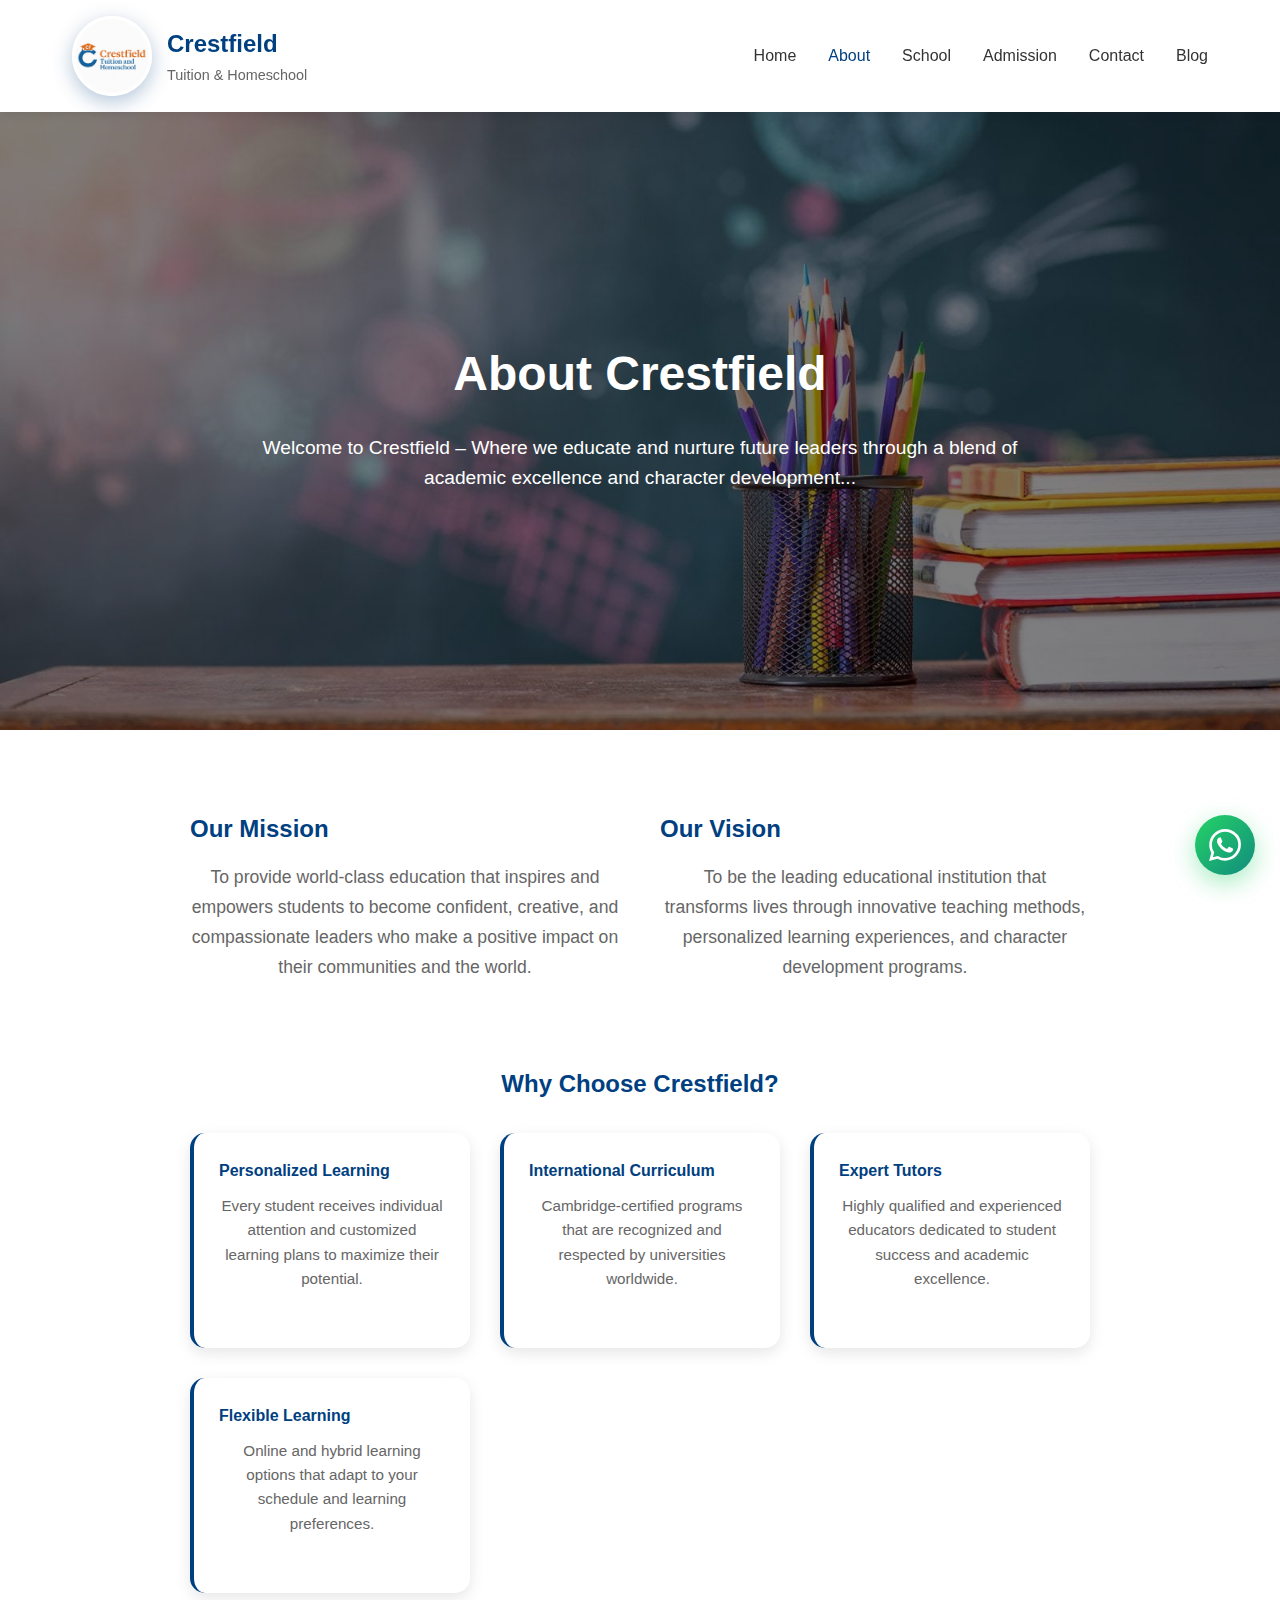
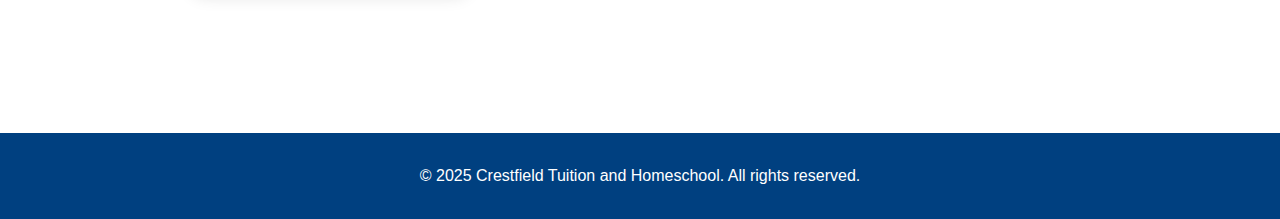
<file: about.html>
<!DOCTYPE html>
<html lang="en">
<head>
  <meta charset="UTF-8" />
  <meta name="viewport" content="width=device-width, initial-scale=1.0"/>
  <title>About Us - Crestfield Tuition and Homeschool</title>
  <link rel="stylesheet" href="https://cdnjs.cloudflare.com/ajax/libs/font-awesome/6.0.0/css/all.min.css">
   <script src="script.js"></script>
  <style>
    * {
  margin: 0;
  padding: 0;
  box-sizing: border-box;
}

body {
  font-family: 'Segoe UI', Tahoma, Geneva, Verdana, sans-serif;
  line-height: 1.6;
  color: #333;
}

.top-header {
  background: white;
  box-shadow: 0 2px 10px rgba(0,0,0,0.1);
  position: fixed;
  width: 100%;
  top: 0;
  z-index: 1000;
}

.header-container {
  display: flex;
  justify-content: space-between;
  align-items: center;
  padding: 1rem 2rem;
  max-width: 1200px;
  margin: 0 auto;
}

.logo-section {
  display: flex;
  align-items: center;
  gap: 15px;
}

.school-logo {
  width: 80px;
  height: 80px;
  border-radius: 50%;
  overflow: hidden;
  display: flex;
  align-items: center;
  justify-content: center;
  box-shadow: 0 6px 20px rgba(0, 64, 128, 0.3);
  border: 3px solid #ffffff;
  transition: all 0.3s ease;
}

.school-logo:hover {
  transform: scale(1.05);
  box-shadow: 0 8px 25px rgba(0, 64, 128, 0.4);
}

.school-logo img {
  width: 100%;
  height: 100%;
  object-fit: cover;
  border-radius: 50%;
}

.school-name {
  font-size: 1.5em;
  font-weight: bold;
  color: #004080;
}

.school-tagline {
  font-size: 0.9em;
  color: #666;
}

.main-nav ul {
  display: flex;
  list-style: none;
  gap: 2rem;
}

.main-nav a {
  text-decoration: none;
  color: #333;
  font-weight: 500;
  transition: color 0.3s;
}

.main-nav a:hover,
.main-nav a.active {
  color: #004080;
}

.mobile-menu-btn {
  display: none;
  flex-direction: column;
  cursor: pointer;
}

.mobile-menu-btn span {
  width: 25px;
  height: 3px;
  background: #004080;
  margin: 3px 0;
  transition: 0.3s;
}

.section {
  padding: 80px 20px;
  max-width: 1200px;
  margin: 0 auto;
}

.section h2 {
  font-size: 2.5em;
  text-align: center;
  margin-bottom: 2rem;
  color: #004080;
}

.section p {
  text-align: center;
  font-size: 1.1em;
  color: #666;
  max-width: 800px;
  margin: 0 auto 2rem;
}

/* Footer */
    footer {
      background: #004080;
      color: white;
      text-align: center;
      padding: 30px 20px;
      margin-top: 60px;
    }

/* Hero Section */
.about-hero {
  position: relative;
  width: 100%;
  height: 70vh;
  overflow: hidden;
  margin-top: 100px;
}

.about-hero img {
  width: 100%;
  height: 100%;
  object-fit: cover;
  object-position: center;
  display: block;
}

.about-hero .overlay {
  position: absolute;
  top: 0;
  left: 0;
  width: 100%;
  height: 100%;
  background: rgba(0, 0, 0, 0.5);
  display: flex;
  flex-direction: column;
  justify-content: center;
  align-items: center;
  color: #fff;
  text-align: center;
  padding: 0 20px;
}

.overlay h2 {
  font-size: 3em;
  margin-bottom: 20px;
  color: white;
}

.overlay p {
  font-size: 1.2em;
  max-width: 800px;
  line-height: 1.6;
  color: white;
}

/* WhatsApp Floating Button */
.whatsapp-float {
  position: fixed;
  width: 60px;
  height: 60px;
  bottom: 25px;
  right: 25px;
  background: linear-gradient(135deg, #25d366, #128c7e);
  color: white;
  border-radius: 50%;
  text-align: center;
  font-size: 30px;
  box-shadow: 0 8px 25px rgba(37, 211, 102, 0.4);
  z-index: 1000;
  cursor: pointer;
  display: flex;
  align-items: center;
  justify-content: center;
  transition: all 0.3s ease;
  text-decoration: none;
  animation: bounceWhatsapp 2s infinite;
}

.whatsapp-float:hover {
  transform: scale(1.1);
  box-shadow: 0 12px 35px rgba(37, 211, 102, 0.6);
  color: white;
  text-decoration: none;
}

.whatsapp-float:active {
  transform: scale(0.95);
}

@keyframes bounceWhatsapp {
  0%, 20%, 50%, 80%, 100% {
    transform: translateY(0);
  }
  40% {
    transform: translateY(-10px);
  }
  60% {
    transform: translateY(-5px);
  }
}

/* WhatsApp Float Button - Actual WhatsApp Style */
.whatsapp-float {
  position: fixed;
  bottom: 20px;
  right: 20px;
  width: 60px;
  height: 60px;
  background: #25D366;
  border-radius: 50%;
  display: flex;
  align-items: center;
  justify-content: center;
  color: white;
  text-decoration: none;
  box-shadow: 0 2px 10px rgba(0, 0, 0, 0.2);
  transition: all 0.3s ease;
  z-index: 1000;
  font-size: 24px;
}

.whatsapp-float:hover {
  box-shadow: 0 4px 20px rgba(0, 0, 0, 0.3);
  transform: scale(1.05);
  color: white;
  text-decoration: none;
}

/* Simple tooltip */
.whatsapp-float::before {
  content: "Chat with us on WhatsApp";
  position: absolute;
  right: 70px;
  top: 50%;
  transform: translateY(-50%);
  background: #333;
  color: white;
  padding: 8px 12px;
  border-radius: 4px;
  font-size: 14px;
  white-space: nowrap;
  opacity: 0;
  visibility: hidden;
  transition: all 0.3s ease;
  font-family: -apple-system, BlinkMacSystemFont, "Segoe UI", Roboto, Arial, sans-serif;
}

.whatsapp-float::after {
  content: "";
  position: absolute;
  right: 60px;
  top: 50%;
  transform: translateY(-50%);
  border: 6px solid transparent;
  border-left-color: #333;
  opacity: 0;
  visibility: hidden;
  transition: all 0.3s ease;
}

.whatsapp-float:hover::before,
.whatsapp-float:hover::after {
  opacity: 1;
  visibility: visible;
}

/* WhatsApp Notice Section - Clean and Simple */
.whatsapp-notice-section {
  background: #f0f2f5;
  padding: 40px 20px;
  text-align: center;
  border-top: 1px solid #e4e6ea;
  border-bottom: 1px solid #e4e6ea;
}

.whatsapp-notice-container {
  max-width: 800px;
  margin: 0 auto;
}

.whatsapp-notice-section h2 {
  font-size: 24px;
  font-weight: 500;
  margin-bottom: 16px;
  color: #1c1e21;
  display: flex;
  align-items: center;
  justify-content: center;
  gap: 10px;
  font-family: -apple-system, BlinkMacSystemFont, "Segoe UI", Roboto, Arial, sans-serif;
}

.whatsapp-notice-section h2 i {
  color: #25D366;
  font-size: 28px;
}

.whatsapp-notice-section p {
  font-size: 16px;
  color: #65676b;
  margin-bottom: 24px;
  line-height: 1.4;
  font-family: -apple-system, BlinkMacSystemFont, "Segoe UI", Roboto, Arial, sans-serif;
}

/* WhatsApp CTA Button - Like actual WhatsApp buttons */
.whatsapp-cta-btn {
  display: inline-flex;
  align-items: center;
  gap: 8px;
  background: #25D366;
  color: white;
  padding: 12px 24px;
  border-radius: 8px;
  text-decoration: none;
  font-weight: 500;
  font-size: 16px;
  transition: background-color 0.2s ease;
  font-family: -apple-system, BlinkMacSystemFont, "Segoe UI", Roboto, Arial, sans-serif;
}

/* WhatsApp Floating Button - FIXED */
    .whatsapp-float {
      position: fixed;
      width: 60px;
      height: 60px;
      bottom: 25px;
      right: 25px;
      background: linear-gradient(135deg, #25d366, #128c7e);
      color: white;
      border-radius: 50%;
      text-align: center;
      font-size: 30px;
      box-shadow: 0 8px 25px rgba(37, 211, 102, 0.4);
      z-index: 1000;
      cursor: pointer;
      display: flex;
      align-items: center;
      justify-content: center;
      transition: all 0.3s ease;
      text-decoration: none;
      animation: bounce 2s infinite;
      border: none;
      outline: none;
    }

    .whatsapp-float:hover {
      transform: scale(1.1);
      box-shadow: 0 12px 35px rgba(37, 211, 102, 0.6);
      color: white;
      text-decoration: none;
    }

    .whatsapp-float:active {
      transform: scale(0.95);
    }

    .whatsapp-float:visited {
      color: white;
      text-decoration: none;
    }

    /* WhatsApp SVG Icon */
    .whatsapp-icon {
      width: 32px;
      height: 32px;
      fill: currentColor;
    }

    @keyframes bounce {
      0%, 20%, 50%, 80%, 100% {
        transform: translateY(0);
      }
      40% {
        transform: translateY(-10px);
      }
      60% {
        transform: translateY(-5px);
      }
    }

    /* Tooltip for WhatsApp button */
    .whatsapp-float::before {
      content: "Chat with us on WhatsApp";
      position: absolute;
      right: 70px;
      top: 50%;
      transform: translateY(-50%);
      background: rgba(0, 0, 0, 0.8);
      color: white;
      text-align: center;
      border-radius: 8px;
      padding: 8px 12px;
      font-size: 14px;
      white-space: nowrap;
      opacity: 0;
      visibility: hidden;
      transition: all 0.3s ease;
      font-weight: 500;
    }

    .whatsapp-float::after {
      content: "";
      position: absolute;
      right: 60px;
      top: 50%;
      transform: translateY(-50%);
      border: 6px solid transparent;
      border-left-color: rgba(0, 0, 0, 0.8);
      opacity: 0;
      visibility: hidden;
      transition: all 0.3s ease;
    }

    .whatsapp-float:hover::before,
    .whatsapp-float:hover::after {
      opacity: 1;
      visibility: visible;
    }




/* Mobile styles */
@media (max-width: 768px) {
  .main-nav {
    display: none;
  }
  
  .mobile-menu-btn {
    display: flex;
  }
  
  .hero-overlay h1 {
    font-size: 2.5em;
  }
  
  .hero-overlay p {
    font-size: 1.1em;
  }
  
  .header-container {
    padding: 1rem;
  }
  
  .school-logo {
    width: 65px;
    height: 65px;
  }
  
  .logo-showcase {
    padding: 40px 15px;
  }
  
  .logo-showcase h2 {
    font-size: 1.8em;
  }
  
  .logo-display img {
    max-width: 280px;
  }
  
  .instagram-btn {
    padding: 14px 28px;
    font-size: 1em;
  }
  
 
}

@media (max-width: 768px) {
  .main-nav {
    display: none;
  }
  
  .mobile-menu-btn {
    display: flex;
  }
  
  .header-container {
    padding: 1rem;
  }
  
  .school-logo {
    width: 65px;
    height: 65px;
  }
  
  .about-hero {
    margin-top: 80px;
  }
  
  .overlay h2 {
    font-size: 2em;
  }

  .overlay p {
    font-size: 1em;
  }
}

  </style>
</head>
<body>

  <!-- HEADER -->
  <header class="top-header">
    <div class="header-container">
      <div class="logo-section">
        <div class="school-logo">
          <img src="logo.jpg" alt="Crestfield Logo">
        </div>
        <div class="logo-text">
          <div class="school-name">Crestfield</div>
          <div class="school-tagline">Tuition & Homeschool</div>
        </div>
      </div>
      
      <nav class="main-nav">
        <ul>
          <li><a href="index.html">Home</a></li>
          <li><a href="about.html" class="active">About</a></li>
          <li><a href="school.html">School</a></li>
          <li><a href="admission.html">Admission</a></li>
          <li><a href="contact.html">Contact</a></li>
          <li><a href="blog.html">Blog</a></li>
          
        </ul>
      </nav>

      <!-- WhatsApp Floating Button - FIXED with proper SVG icon -->
  <a href="https://wa.me/254758219179?text=Hello%20Crestfield!%20I%27m%20interested%20in%20learning%20more%20about%20your%20programs." class="whatsapp-float" target="_blank">
    <svg class="whatsapp-icon" viewBox="0 0 24 24">
      <path d="M17.472 14.382c-.297-.149-1.758-.867-2.03-.967-.273-.099-.471-.148-.67.15-.197.297-.767.966-.94 1.164-.173.199-.347.223-.644.075-.297-.15-1.255-.463-2.39-1.475-.883-.788-1.48-1.761-1.653-2.059-.173-.297-.018-.458.13-.606.134-.133.298-.347.446-.52.149-.174.198-.298.298-.497.099-.198.05-.371-.025-.52-.075-.149-.669-1.612-.916-2.207-.242-.579-.487-.5-.669-.51-.173-.008-.371-.01-.57-.01-.198 0-.52.074-.792.372-.272.297-1.04 1.016-1.04 2.479 0 1.462 1.065 2.875 1.213 3.074.149.198 2.096 3.2 5.077 4.487.709.306 1.262.489 1.694.625.712.227 1.36.195 1.871.118.571-.085 1.758-.719 2.006-1.413.248-.694.248-1.289.173-1.413-.074-.124-.272-.198-.57-.347m-5.421 7.403h-.004a9.87 9.87 0 01-5.031-1.378l-.361-.214-3.741.982.998-3.648-.235-.374a9.86 9.86 0 01-1.51-5.26c.001-5.45 4.436-9.884 9.888-9.884 2.64 0 5.122 1.03 6.988 2.898a9.825 9.825 0 012.893 6.994c-.003 5.45-4.437 9.884-9.885 9.884m8.413-18.297A11.815 11.815 0 0012.05 0C5.495 0 .16 5.335.157 11.892c0 2.096.547 4.142 1.588 5.945L.057 24l6.305-1.654a11.882 11.882 0 005.683 1.448h.005c6.554 0 11.890-5.335 11.893-11.893A11.821 11.821 0 0020.885 3.488"/>
    </svg>
  </a>


      <div class="mobile-menu-btn">
        <span></span>
        <span></span>
        <span></span>
      </div>
    </div>
  </header>

  <!-- Hero Image with Overlay Text -->
  <section class="about-hero">
    <img src="about.jpg" alt="About Crestfield" />
    <div class="overlay">
      <h2>About Crestfield</h2>
      <p>
        Welcome to Crestfield – Where we educate and nurture future leaders through a blend of academic excellence and character development...
      </p>
    </div>
  </section>

  <!-- About Section -->
  <section class="section" style="padding-top: 60px;">
    <div style="max-width: 900px; margin: 0 auto; text-align: left;">
      <div style="display: grid; grid-template-columns: 1fr 1fr; gap: 40px; margin-top: 20px;">
        <div>
          <h3 style="color: #004080; margin-bottom: 15px; font-size: 1.5em;">Our Mission</h3>
          <p style="color: #666; line-height: 1.7;">To provide world-class education that inspires and empowers students to become confident, creative, and compassionate leaders who make a positive impact on their communities and the world.</p>
        </div>
        
        <div>
          <h3 style="color: #004080; margin-bottom: 15px; font-size: 1.5em;">Our Vision</h3>
          <p style="color: #666; line-height: 1.7;">To be the leading educational institution that transforms lives through innovative teaching methods, personalized learning experiences, and character development programs.</p>
        </div>
      </div>

      <div style="margin-top: 50px;">
        <h3 style="color: #004080; margin-bottom: 20px; font-size: 1.5em; text-align: center;">Why Choose Crestfield?</h3>
        <div style="display: grid; grid-template-columns: repeat(auto-fit, minmax(250px, 1fr)); gap: 30px; margin-top: 30px;">
          <div style="background: white; padding: 25px; border-radius: 15px; box-shadow: 0 5px 15px rgba(0,0,0,0.1); border-left: 4px solid #004080;">
            <h4 style="color: #004080; margin-bottom: 10px;">Personalized Learning</h4>
            <p style="color: #666; font-size: 0.95em;">Every student receives individual attention and customized learning plans to maximize their potential.</p>
          </div>
          
          <div style="background: white; padding: 25px; border-radius: 15px; box-shadow: 0 5px 15px rgba(0,0,0,0.1); border-left: 4px solid #004080;">
            <h4 style="color: #004080; margin-bottom: 10px;">International Curriculum</h4>
            <p style="color: #666; font-size: 0.95em;">Cambridge-certified programs that are recognized and respected by universities worldwide.</p>
          </div>
          
          <div style="background: white; padding: 25px; border-radius: 15px; box-shadow: 0 5px 15px rgba(0,0,0,0.1); border-left: 4px solid #004080;">
            <h4 style="color: #004080; margin-bottom: 10px;">Expert Tutors</h4>
            <p style="color: #666; font-size: 0.95em;">Highly qualified and experienced educators dedicated to student success and academic excellence.</p>
          </div>
          
          <div style="background: white; padding: 25px; border-radius: 15px; box-shadow: 0 5px 15px rgba(0,0,0,0.1); border-left: 4px solid #004080;">
            <h4 style="color: #004080; margin-bottom: 10px;">Flexible Learning</h4>
            <p style="color: #666; font-size: 0.95em;">Online and hybrid learning options that adapt to your schedule and learning preferences.</p>
          </div>
        </div>
      </div>
    </div>
  </section>

  <!-- Footer -->
  <footer>
    <p>&copy; 2025 Crestfield Tuition and Homeschool. All rights reserved.</p>
  </footer>

  <script>
    // Mobile menu toggle
    const mobileMenuBtn = document.querySelector('.mobile-menu-btn');
    const mainNav = document.querySelector('.main-nav');
    
    mobileMenuBtn.addEventListener('click', () => {
      mainNav.classList.toggle('active');
    });
  </script>
</body>
</html>
</file>
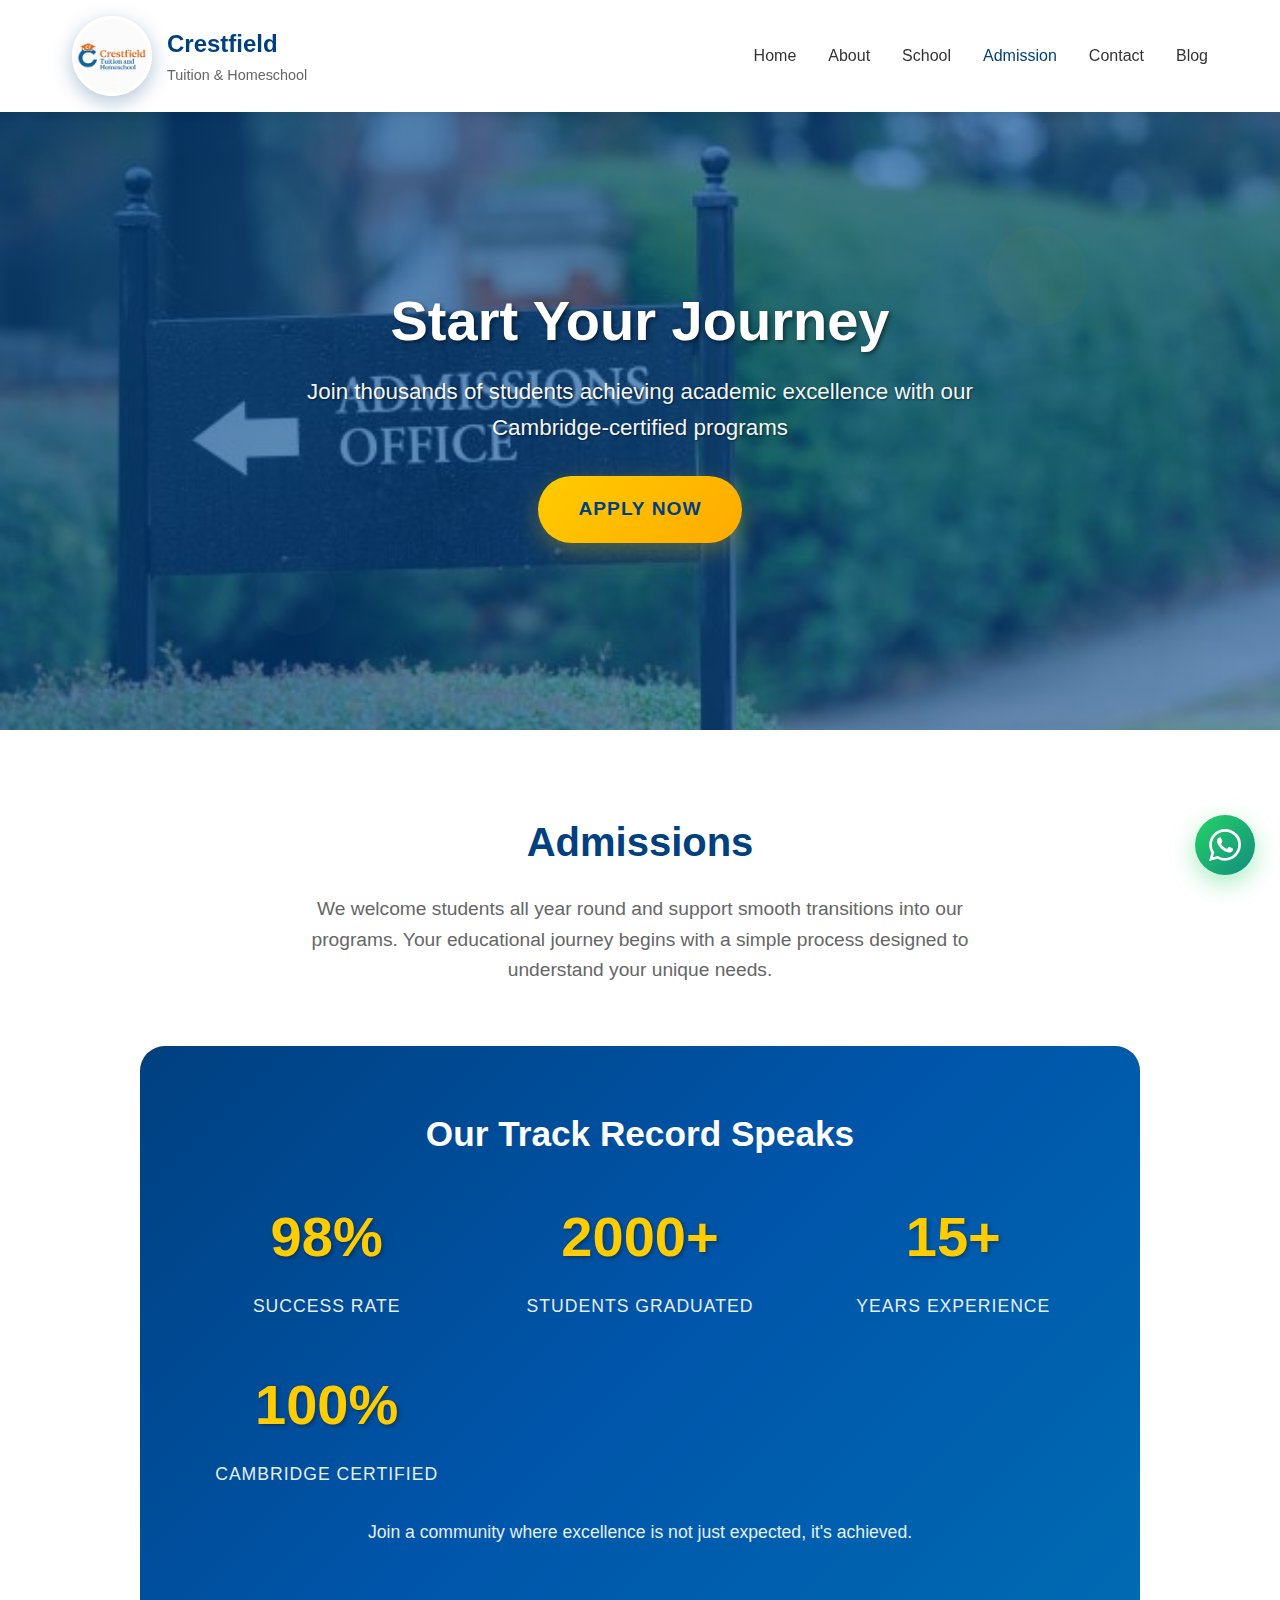
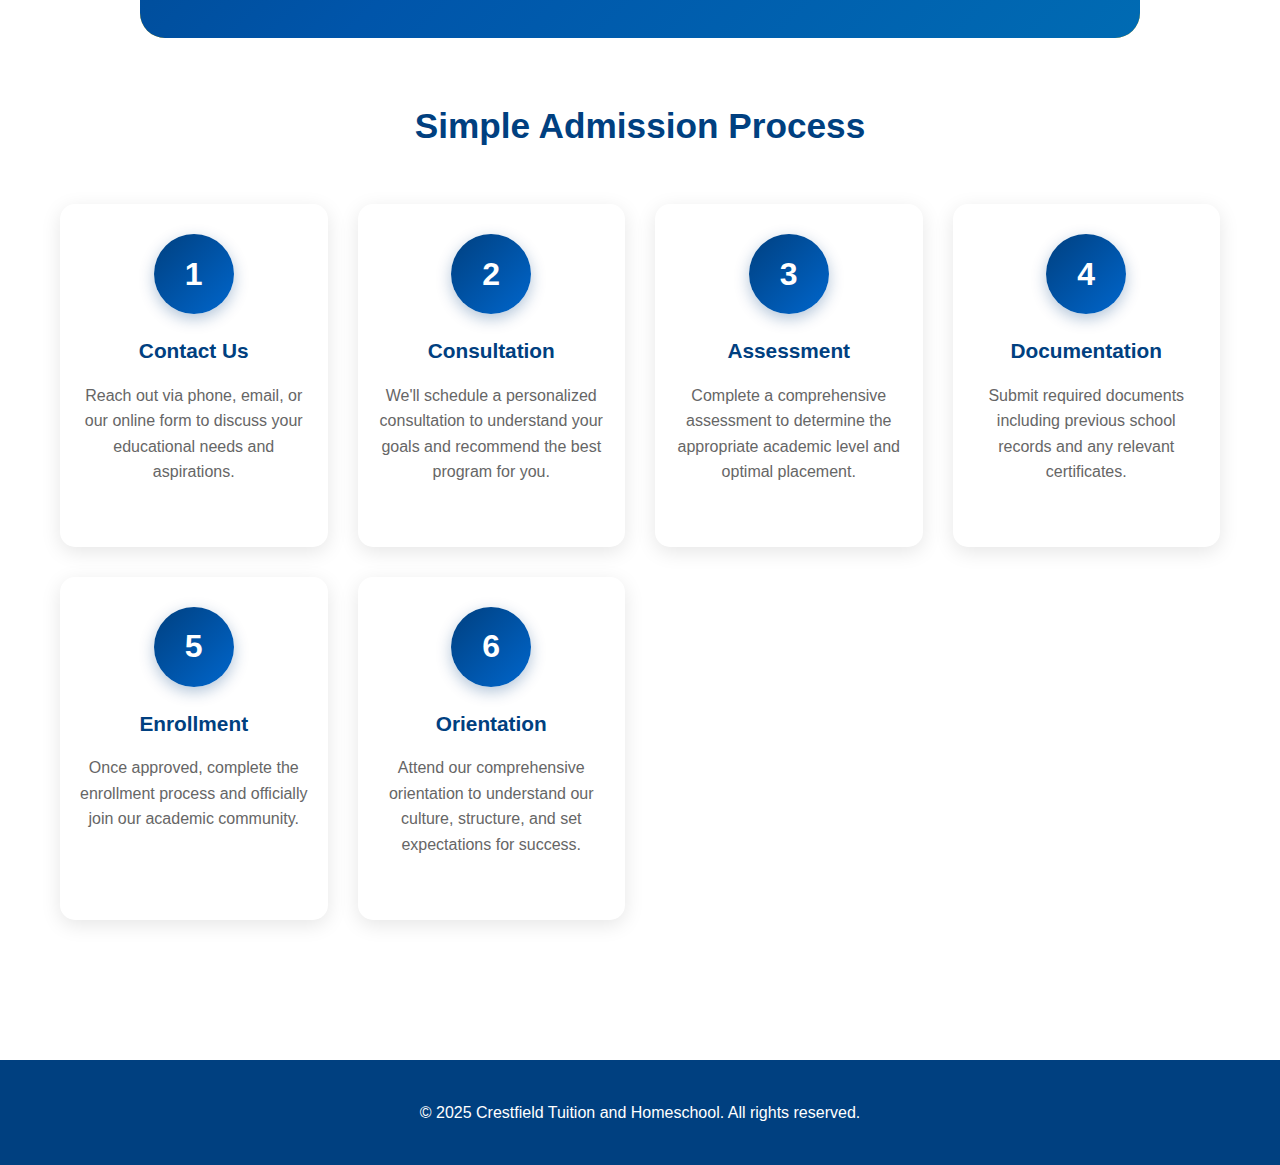
<file: admission.html>
<!DOCTYPE html>
<html lang="en">
<head>
  <meta charset="UTF-8" />
  <meta name="viewport" content="width=device-width, initial-scale=1.0"/>
  <title>Admissions - Crestfield Tuition and Homeschool</title>
   <script src="script.js"></script>

  <link rel="stylesheet" href="https://cdnjs.cloudflare.com/ajax/libs/font-awesome/6.0.0/css/all.min.css">
  
  <style>
    * {
      margin: 0;
      padding: 0;
      box-sizing: border-box;
    }

    body {
      font-family: 'Segoe UI', Tahoma, Geneva, Verdana, sans-serif;
      line-height: 1.6;
      color: #333;
    }

    .top-header {
      background: white;
      box-shadow: 0 2px 10px rgba(0,0,0,0.1);
      position: fixed;
      width: 100%;
      top: 0;
      z-index: 1000;
    }

    .header-container {
      display: flex;
      justify-content: space-between;
      align-items: center;
      padding: 1rem 2rem;
      max-width: 1200px;
      margin: 0 auto;
    }

    .logo-section {
      display: flex;
      align-items: center;
      gap: 15px;
    }

    .school-logo {
      width: 80px;
      height: 80px;
      border-radius: 50%;
      overflow: hidden;
      display: flex;
      align-items: center;
      justify-content: center;
      box-shadow: 0 6px 20px rgba(0, 64, 128, 0.3);
      border: 3px solid #ffffff;
      transition: all 0.3s ease;
    }

    .school-logo:hover {
      transform: scale(1.05);
      box-shadow: 0 8px 25px rgba(0, 64, 128, 0.4);
    }

    .school-logo img {
      width: 100%;
      height: 100%;
      object-fit: cover;
      border-radius: 50%;
    }

    .school-name {
      font-size: 1.5em;
      font-weight: bold;
      color: #004080;
    }

    .school-tagline {
      font-size: 0.9em;
      color: #666;
    }

    .main-nav ul {
      display: flex;
      list-style: none;
      gap: 2rem;
    }

    .main-nav a {
      text-decoration: none;
      color: #333;
      font-weight: 500;
      transition: color 0.3s;
    }

    .main-nav a:hover,
    .main-nav a.active {
      color: #004080;
    }

    .mobile-menu-btn {
      display: none;
      flex-direction: column;
      cursor: pointer;
    }

    .mobile-menu-btn span {
      width: 25px;
      height: 3px;
      background: #004080;
      margin: 3px 0;
      transition: 0.3s;
    }

    .section {
      padding: 80px 20px;
      max-width: 1200px;
      margin: 0 auto;
    }

    .section h2 {
      font-size: 2.5em;
      text-align: center;
      margin-bottom: 2rem;
      color: #004080;
    }

    .section p {
      text-align: center;
      font-size: 1.1em;
      color: #666;
      max-width: 800px;
      margin: 0 auto 2rem;
    }

    /* Enhanced image banner with full screen coverage */
    section.image-banner {
      position: relative;
      width: 100%;
      height: 70vh;
      min-height: 500px;
      margin: 0;
      margin-top: 100px;
      overflow: hidden;
      display: flex;
      align-items: center;
      justify-content: center;
    }

    /* Style the image to cover the full section */
    section.image-banner img {
      position: absolute;
      top: 0;
      left: 0;
      width: 100%;
      height: 100%;
      object-fit: cover;
      z-index: 1;
    }

    /* Dark overlay for better text readability */
    section.image-banner::before {
      content: '';
      position: absolute;
      top: 0;
      left: 0;
      width: 100%;
      height: 100%;
      background: linear-gradient(135deg, rgba(0, 64, 128, 0.7), rgba(0, 85, 170, 0.5));
      z-index: 2;
    }

    /* Hero text overlay */
    .hero-content {
      position: relative;
      z-index: 3;
      text-align: center;
      color: white;
      max-width: 800px;
      padding: 0 20px;
      animation: fadeInUp 1s ease-out;
    }

    .hero-content h1 {
      font-size: 3.5em;
      font-weight: bold;
      margin-bottom: 20px;
      text-shadow: 2px 2px 4px rgba(0, 0, 0, 0.5);
      line-height: 1.2;
    }

    .hero-content p {
      font-size: 1.4em;
      margin-bottom: 30px;
      text-shadow: 1px 1px 2px rgba(0, 0, 0, 0.5);
      opacity: 0.95;
    }

    .hero-cta {
      background: linear-gradient(135deg, #ffcc00, #ffaa00);
      color: #004080;
      padding: 18px 40px;
      border-radius: 50px;
      text-decoration: none;
      font-weight: bold;
      font-size: 1.2em;
      display: inline-block;
      transition: all 0.3s ease;
      box-shadow: 0 8px 25px rgba(255, 204, 0, 0.3);
      text-transform: uppercase;
      letter-spacing: 1px;
    }

    .hero-cta:hover {
      transform: translateY(-3px);
      box-shadow: 0 12px 35px rgba(255, 204, 0, 0.4);
      background: linear-gradient(135deg, #ffaa00, #ff8800);
    }

    /* Floating elements animation */
    .floating-element {
      position: absolute;
      z-index: 2;
      opacity: 0.1;
      animation: float 6s ease-in-out infinite;
    }

    .floating-element:nth-child(1) { top: 10%; left: 10%; animation-delay: 0s; }
    .floating-element:nth-child(2) { top: 20%; right: 15%; animation-delay: 2s; }
    .floating-element:nth-child(3) { bottom: 15%; left: 20%; animation-delay: 4s; }

/* WhatsApp Floating Button - FIXED */
    .whatsapp-float {
      position: fixed;
      width: 60px;
      height: 60px;
      bottom: 25px;
      right: 25px;
      background: linear-gradient(135deg, #25d366, #128c7e);
      color: white;
      border-radius: 50%;
      text-align: center;
      font-size: 30px;
      box-shadow: 0 8px 25px rgba(37, 211, 102, 0.4);
      z-index: 1000;
      cursor: pointer;
      display: flex;
      align-items: center;
      justify-content: center;
      transition: all 0.3s ease;
      text-decoration: none;
      animation: bounce 2s infinite;
      border: none;
      outline: none;
    }

    .whatsapp-float:hover {
      transform: scale(1.1);
      box-shadow: 0 12px 35px rgba(37, 211, 102, 0.6);
      color: white;
      text-decoration: none;
    }

    .whatsapp-float:active {
      transform: scale(0.95);
    }

    .whatsapp-float:visited {
      color: white;
      text-decoration: none;
    }

    /* WhatsApp SVG Icon */
    .whatsapp-icon {
      width: 32px;
      height: 32px;
      fill: currentColor;
    }

    @keyframes bounce {
      0%, 20%, 50%, 80%, 100% {
        transform: translateY(0);
      }
      40% {
        transform: translateY(-10px);
      }
      60% {
        transform: translateY(-5px);
      }
    }

    /* Tooltip for WhatsApp button */
    .whatsapp-float::before {
      content: "Chat with us on WhatsApp";
      position: absolute;
      right: 70px;
      top: 50%;
      transform: translateY(-50%);
      background: rgba(0, 0, 0, 0.8);
      color: white;
      text-align: center;
      border-radius: 8px;
      padding: 8px 12px;
      font-size: 14px;
      white-space: nowrap;
      opacity: 0;
      visibility: hidden;
      transition: all 0.3s ease;
      font-weight: 500;
    }

    .whatsapp-float::after {
      content: "";
      position: absolute;
      right: 60px;
      top: 50%;
      transform: translateY(-50%);
      border: 6px solid transparent;
      border-left-color: rgba(0, 0, 0, 0.8);
      opacity: 0;
      visibility: hidden;
      transition: all 0.3s ease;
    }

    .whatsapp-float:hover::before,
    .whatsapp-float:hover::after {
      opacity: 1;
      visibility: visible;
    }


    @keyframes float {
      0%, 100% { transform: translateY(0px) rotate(0deg); }
      50% { transform: translateY(-20px) rotate(10deg); }
    }

    @keyframes fadeInUp {
      0% {
        opacity: 0;
        transform: translateY(30px);
      }
      100% {
        opacity: 1;
        transform: translateY(0);
      }
    }

    /* Enhanced step cards with hover effects */
    .step-card {
      text-align: center;
      padding: 30px 20px;
      background: white;
      border-radius: 15px;
      box-shadow: 0 5px 20px rgba(0, 0, 0, 0.1);
      transition: all 0.3s ease;
      position: relative;
      overflow: hidden;
    }

    .step-card::before {
      content: '';
      position: absolute;
      top: 0;
      left: -100%;
      width: 100%;
      height: 100%;
      background: linear-gradient(90deg, transparent, rgba(255, 255, 255, 0.2), transparent);
      transition: left 0.5s ease;
    }

    .step-card:hover {
      transform: translateY(-10px);
      box-shadow: 0 15px 40px rgba(0, 64, 128, 0.2);
    }

    .step-card:hover::before {
      left: 100%;
    }

    .step-number {
      width: 80px;
      height: 80px;
      background: linear-gradient(135deg, #004080, #0066cc);
      border-radius: 50%;
      display: flex;
      align-items: center;
      justify-content: center;
      margin: 0 auto 20px auto;
      color: white;
      font-size: 2em;
      font-weight: bold;
      box-shadow: 0 5px 15px rgba(0, 64, 128, 0.3);
      transition: all 0.3s ease;
    }

    .step-card:hover .step-number {
      transform: scale(1.1);
      box-shadow: 0 8px 25px rgba(0, 64, 128, 0.4);
    }

    /* Student Success Stats Section */
    .stats-section {
      background: linear-gradient(135deg, #004080, #0055aa, #006bb3);
      padding: 60px 50px;
      border-radius: 25px;
      color: white;
      text-align: center;
      margin: 60px auto;
      max-width: 1000px;
      position: relative;
      overflow: hidden;
    }

    .stats-section::before {
      content: '';
      position: absolute;
      top: -2px;
      left: -2px;
      right: -2px;
      bottom: -2px;
      background: linear-gradient(45deg, #ffcc00, #ff8800, #ffcc00, #ff8800);
      border-radius: 27px;
      z-index: -1;
      animation: borderGlow 3s ease-in-out infinite alternate;
    }

    @keyframes borderGlow {
      0% { opacity: 0.5; }
      100% { opacity: 0.8; }
    }

    .stats-content {
      position: relative;
      z-index: 2;
    }

    .stats-grid {
      display: grid;
      grid-template-columns: repeat(auto-fit, minmax(200px, 1fr));
      gap: 40px;
      margin: 30px 0;
    }

    .stat-item {
      text-align: center;
      position: relative;
    }

    .stat-number {
      font-size: 3.5em;
      font-weight: bold;
      color: #ffcc00;
      text-shadow: 2px 2px 4px rgba(0, 0, 0, 0.3);
      margin-bottom: 10px;
      animation: countUp 2s ease-out;
    }

    .stat-label {
      font-size: 1.1em;
      opacity: 0.9;
      text-transform: uppercase;
      letter-spacing: 1px;
      font-weight: 500;
    }

    @keyframes countUp {
      0% {
        opacity: 0;
        transform: translateY(20px);
      }
      100% {
        opacity: 1;
        transform: translateY(0);
      }
    }

    /* Grid enhancements */
    .process-grid {
      display: grid;
      grid-template-columns: repeat(auto-fit, minmax(250px, 1fr));
      gap: 30px;
      margin-bottom: 60px;
      max-width: 1200px;
      margin-left: auto;
      margin-right: auto;
    }

    /* Responsive adjustments */
    @media (max-width: 768px) {
      .main-nav {
        display: none;
      }
      
      .mobile-menu-btn {
        display: flex;
      }
      
      .header-container {
        padding: 1rem;
      }
      
      .school-logo {
        width: 65px;
        height: 65px;
      }

      .hero-content h1 {
        font-size: 2.5em;
      }
      
      .hero-content p {
        font-size: 1.2em;
      }
      
      section.image-banner {
        height: 60vh;
        min-height: 400px;
        margin-top: 80px;
      }
      
      .process-grid {
        grid-template-columns: 1fr;
        gap: 20px;
      }
    }
  </style>
</head>
<body>

  <!-- HEADER -->
  <header class="top-header">
    <div class="header-container">
      <div class="logo-section">
        <div class="school-logo">
          <img src="logo.jpg" alt="Crestfield Logo">
        </div>
        <div class="logo-text">
          <div class="school-name">Crestfield</div>
          <div class="school-tagline">Tuition & Homeschool</div>
        </div>
      </div>
      
      <nav class="main-nav">
        <ul>
          <li><a href="index.html">Home</a></li>
          <li><a href="about.html">About</a></li>
          <li><a href="school.html">School</a></li>
          <li><a href="admission.html" class="active">Admission</a></li>
          <li><a href="contact.html">Contact</a></li>
          <li><a href="blog.html">Blog</a></li>
          
        </ul>
      </nav>

      <div class="mobile-menu-btn">
        <span></span>
        <span></span>
        <span></span>
      </div>
    </div>
  </header>

  <!-- WhatsApp Floating Button - FIXED with proper SVG icon -->
  <a href="https://wa.me/254758219179?text=Hello%20Crestfield!%20I%27m%20interested%20in%20learning%20more%20about%20your%20programs." class="whatsapp-float" target="_blank">
    <svg class="whatsapp-icon" viewBox="0 0 24 24">
      <path d="M17.472 14.382c-.297-.149-1.758-.867-2.03-.967-.273-.099-.471-.148-.67.15-.197.297-.767.966-.94 1.164-.173.199-.347.223-.644.075-.297-.15-1.255-.463-2.39-1.475-.883-.788-1.48-1.761-1.653-2.059-.173-.297-.018-.458.13-.606.134-.133.298-.347.446-.52.149-.174.198-.298.298-.497.099-.198.05-.371-.025-.52-.075-.149-.669-1.612-.916-2.207-.242-.579-.487-.5-.669-.51-.173-.008-.371-.01-.57-.01-.198 0-.52.074-.792.372-.272.297-1.04 1.016-1.04 2.479 0 1.462 1.065 2.875 1.213 3.074.149.198 2.096 3.2 5.077 4.487.709.306 1.262.489 1.694.625.712.227 1.36.195 1.871.118.571-.085 1.758-.719 2.006-1.413.248-.694.248-1.289.173-1.413-.074-.124-.272-.198-.57-.347m-5.421 7.403h-.004a9.87 9.87 0 01-5.031-1.378l-.361-.214-3.741.982.998-3.648-.235-.374a9.86 9.86 0 01-1.51-5.26c.001-5.45 4.436-9.884 9.888-9.884 2.64 0 5.122 1.03 6.988 2.898a9.825 9.825 0 012.893 6.994c-.003 5.45-4.437 9.884-9.885 9.884m8.413-18.297A11.815 11.815 0 0012.05 0C5.495 0 .16 5.335.157 11.892c0 2.096.547 4.142 1.588 5.945L.057 24l6.305-1.654a11.882 11.882 0 005.683 1.448h.005c6.554 0 11.890-5.335 11.893-11.893A11.821 11.821 0 0020.885 3.488"/>
    </svg>
  </a>


  <!-- ENHANCED IMAGE BANNER -->
  <section class="image-banner">
    <img src="adm.jpg" alt="Admissions Banner" />
    
    <!-- Floating decorative elements -->
    <div class="floating-element" style="width: 100px; height: 100px; background: rgba(255, 204, 0, 0.3); border-radius: 50%;"></div>
    <div class="floating-element" style="width: 80px; height: 80px; background: rgba(255, 255, 255, 0.2); border-radius: 50%;"></div>
    <div class="floating-element" style="width: 60px; height: 60px; background: rgba(0, 64, 128, 0.3); border-radius: 50%;"></div>
    
    <!-- Hero Content Overlay -->
    <div class="hero-content">
      <h1>Start Your Journey</h1>
      <p>Join thousands of students achieving academic excellence with our Cambridge-certified programs</p>
      <a href="contact.html" class="hero-cta">Apply Now</a>
    </div>
  </section>

  <!-- Admissions Section -->
  <section class="section" style="padding-top: 80px;">
    <h2 style="text-align: center; color: #004080; margin-bottom: 20px; font-size: 2.5em;">Admissions</h2>
    <p style="max-width: 700px; margin: 0 auto 50px auto; font-size: 1.2em; text-align: center; color: #666;">We welcome students all year round and support smooth transitions into our programs. Your educational journey begins with a simple process designed to understand your unique needs.</p>
    
    <!-- Student Success Stats -->
    <div class="stats-section">
      <div class="stats-content">
        <h3 style="font-size: 2.2em; margin-bottom: 30px; font-weight: bold; color: white;">Our Track Record Speaks</h3>
        <div class="stats-grid">
          <div class="stat-item">
            <div class="stat-number">98%</div>
            <div class="stat-label">Success Rate</div>
          </div>
          <div class="stat-item">
            <div class="stat-number">2000+</div>
            <div class="stat-label">Students Graduated</div>
          </div>
          <div class="stat-item">
            <div class="stat-number">15+</div>
            <div class="stat-label">Years Experience</div>
          </div>
          <div class="stat-item">
            <div class="stat-number">100%</div>
            <div class="stat-label">Cambridge Certified</div>
          </div>
        </div>
        <p style="font-size: 1.1em; margin-top: 25px; opacity: 0.9; color: white;">Join a community where excellence is not just expected, it's achieved.</p>
      </div>
    </div>

    <!-- Enhanced Admission Process -->
    <div style="max-width: 1200px; margin: 0 auto;">
      <h3 style="color: #004080; margin-bottom: 50px; font-size: 2.2em; text-align: center; font-weight: bold;">Simple Admission Process</h3>
      
      <div class="process-grid">
        <!-- Step 1 -->
        <div class="step-card">
          <div class="step-number">1</div>
          <h4 style="color: #004080; margin-bottom: 15px; font-size: 1.3em;">Contact Us</h4>
          <p style="color: #666; font-size: 1em; line-height: 1.6;">Reach out via phone, email, or our online form to discuss your educational needs and aspirations.</p>
        </div>

        <!-- Step 2 -->
        <div class="step-card">
          <div class="step-number">2</div>
          <h4 style="color: #004080; margin-bottom: 15px; font-size: 1.3em;">Consultation</h4>
          <p style="color: #666; font-size: 1em; line-height: 1.6;">We'll schedule a personalized consultation to understand your goals and recommend the best program for you.</p>
        </div>

        <!-- Step 3 -->
        <div class="step-card">
          <div class="step-number">3</div>
          <h4 style="color: #004080; margin-bottom: 15px; font-size: 1.3em;">Assessment</h4>
          <p style="color: #666; font-size: 1em; line-height: 1.6;">Complete a comprehensive assessment to determine the appropriate academic level and optimal placement.</p>
        </div>

        <!-- Step 4 -->
        <div class="step-card">
          <div class="step-number">4</div>
          <h4 style="color: #004080; margin-bottom: 15px; font-size: 1.3em;">Documentation</h4>
          <p style="color: #666; font-size: 1em; line-height: 1.6;">Submit required documents including previous school records and any relevant certificates.</p>
        </div>

        <!-- Step 5 -->
        <div class="step-card">
          <div class="step-number">5</div>
          <h4 style="color: #004080; margin-bottom: 15px; font-size: 1.3em;">Enrollment</h4>
          <p style="color: #666; font-size: 1em; line-height: 1.6;">Once approved, complete the enrollment process and officially join our academic community.</p>
        </div>

        <!-- Step 6 -->
        <div class="step-card">
          <div class="step-number">6</div>
          <h4 style="color: #004080; margin-bottom: 15px; font-size: 1.3em;">Orientation</h4>
          <p style="color: #666; font-size: 1em; line-height: 1.6;">Attend our comprehensive orientation to understand our culture, structure, and set expectations for success.</p>
        </div>
      </div>
    </div>
  </section>

  <!-- FOOTER -->
  <footer style="background: #004080; color: white; padding: 40px 20px; text-align: center;">
    <p>&copy; 2025 Crestfield Tuition and Homeschool. All rights reserved.</p>
  </footer>

  <script>
    // Mobile menu toggle
    const mobileMenuBtn = document.querySelector('.mobile-menu-btn');
    const mainNav = document.querySelector('.main-nav');
    
    mobileMenuBtn.addEventListener('click', () => {
      mainNav.classList.toggle('active');
    });
  </script>

</body>
</html>
</file>
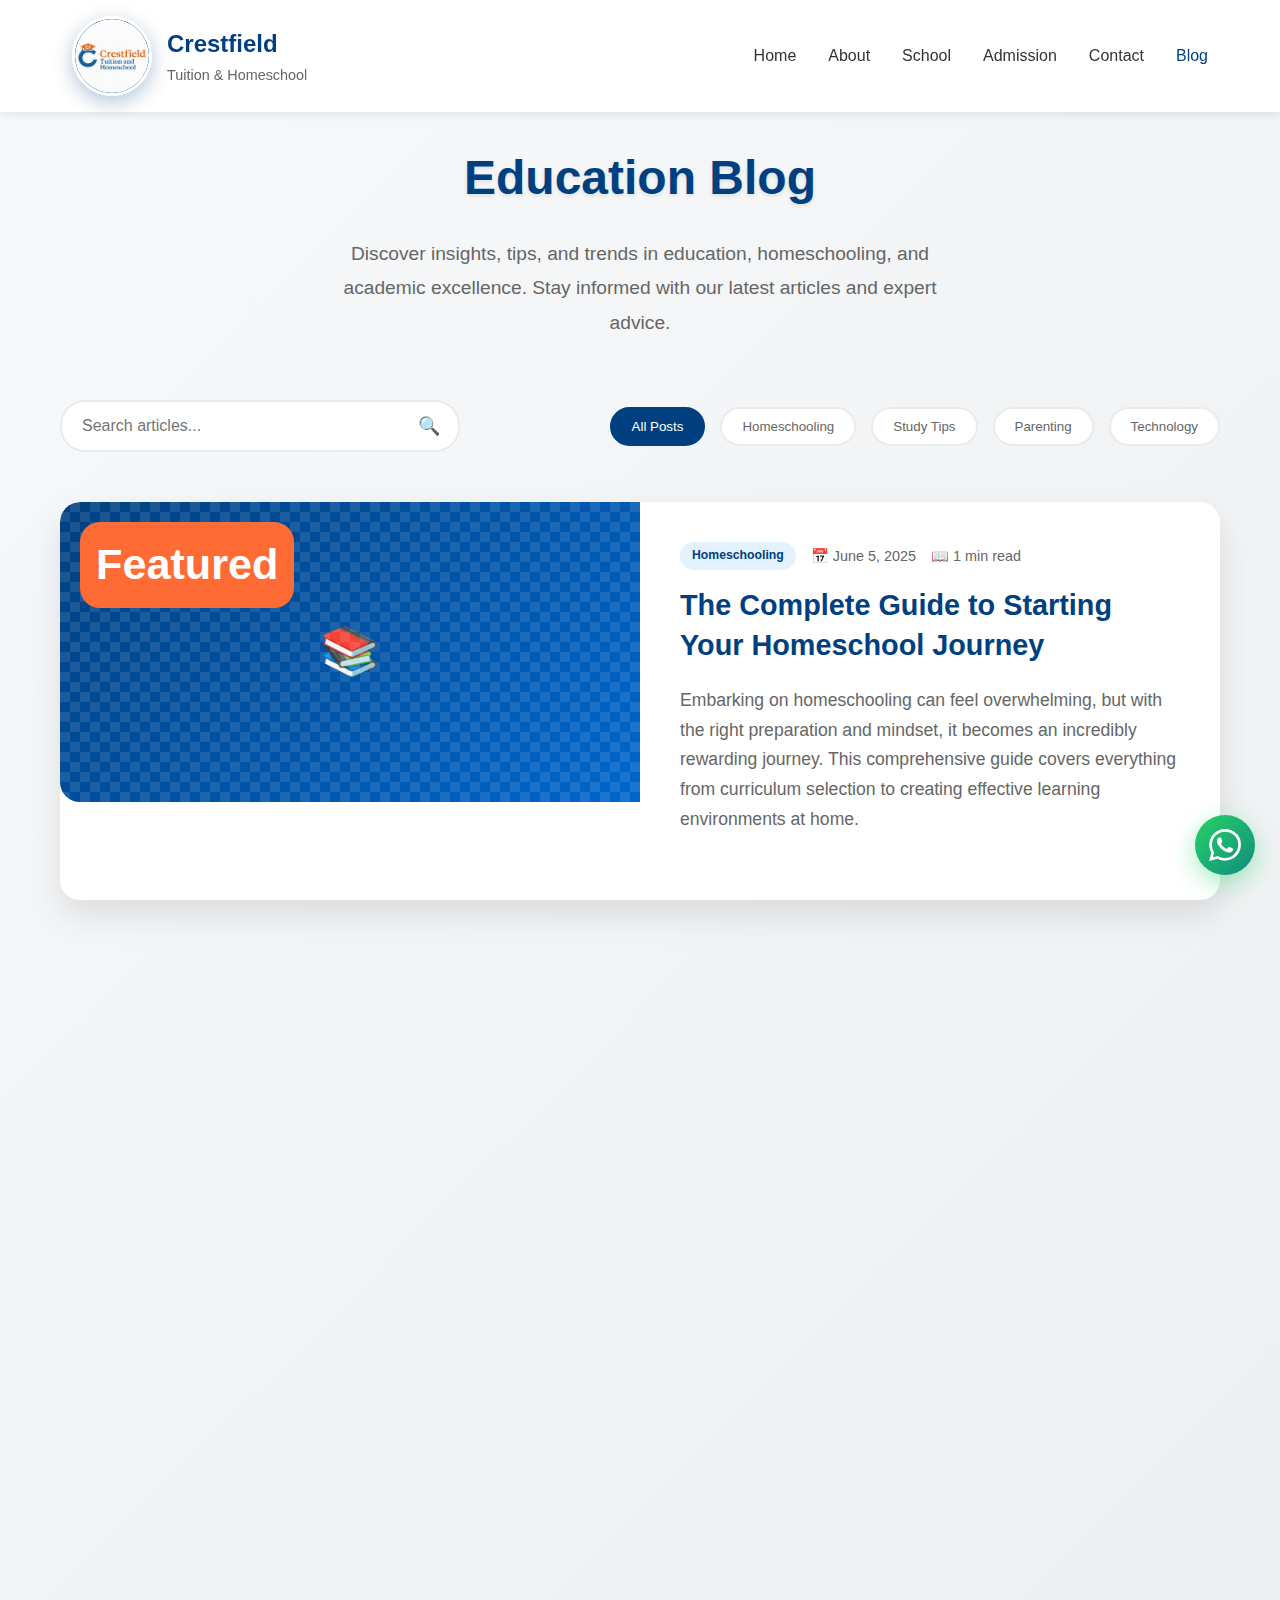
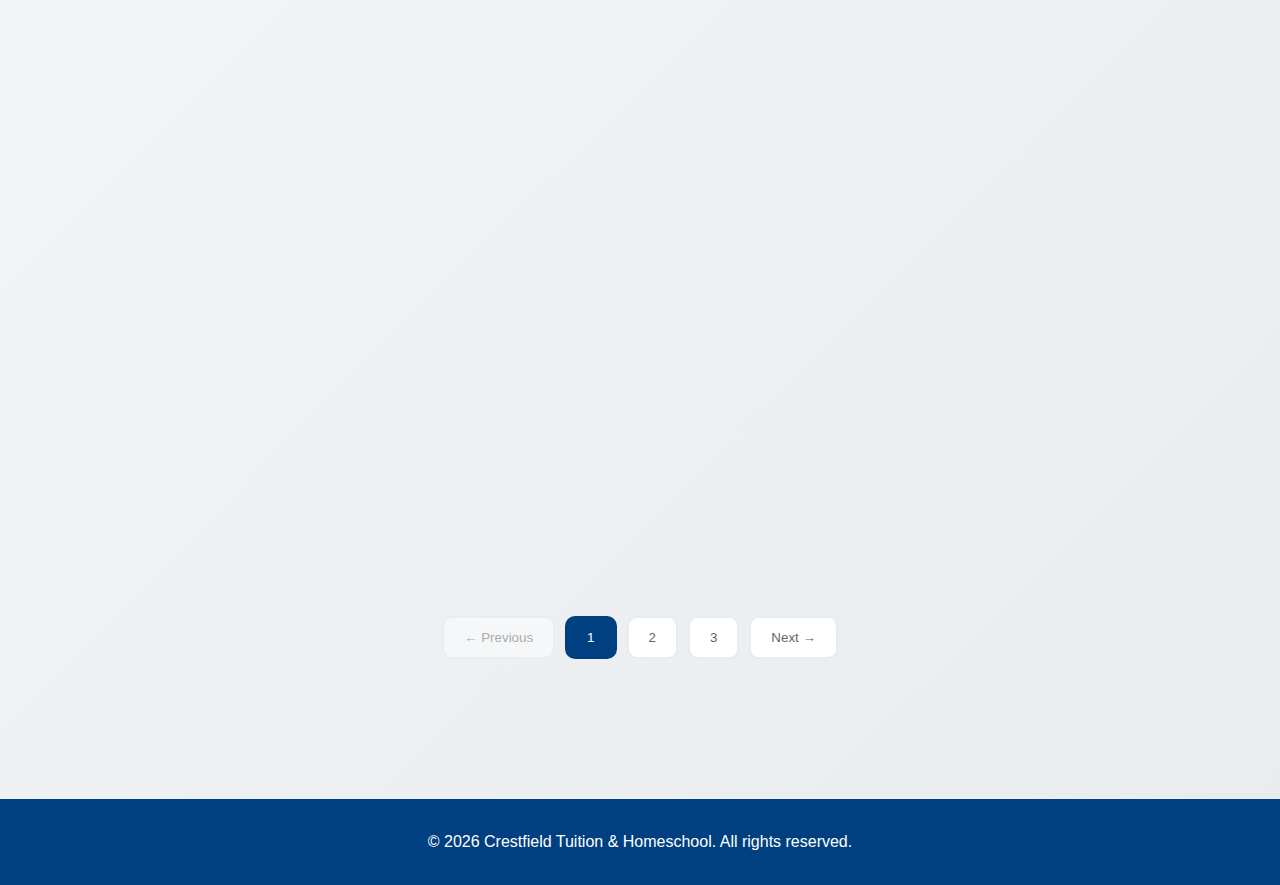
<file: blog.html>
<!DOCTYPE html>
<html lang="en">
<head>
  <meta charset="UTF-8">
  <meta name="viewport" content="width=device-width, initial-scale=1.0">
  <title>Education Blog - Crestfield Tuition & Homeschool</title>
   <script src="script.js"></script>
  <style>
    /* Updated navbar styles to match about.html */
    * {
      margin: 0;
      padding: 0;
      box-sizing: border-box;
    }

    body {
      font-family: 'Segoe UI', Tahoma, Geneva, Verdana, sans-serif;
      line-height: 1.6;
      color: #333;
      background: linear-gradient(135deg, #f8f9fa 0%, #e9ecef 100%);
      min-height: 100vh;
    }

    .top-header {
      background: white;
      box-shadow: 0 2px 10px rgba(0,0,0,0.1);
      position: fixed;
      width: 100%;
      top: 0;
      z-index: 1000;
    }

    .header-container {
      display: flex;
      justify-content: space-between;
      align-items: center;
      padding: 1rem 2rem;
      max-width: 1200px;
      margin: 0 auto;
    }

    .logo-section {
      display: flex;
      align-items: center;
      gap: 15px;
    }

    .school-logo {
      width: 80px;
      height: 80px;
      border-radius: 50%;
      overflow: hidden;
      display: flex;
      align-items: center;
      justify-content: center;
      box-shadow: 0 6px 20px rgba(0, 64, 128, 0.3);
      border: 3px solid #ffffff;
      transition: all 0.3s ease;
      background: linear-gradient(135deg, #004080, #0066cc);
      color: white;
      font-weight: bold;
      font-size: 1.2em;
    }

    .school-logo:hover {
      transform: scale(1.05);
      box-shadow: 0 8px 25px rgba(0, 64, 128, 0.4);
    }

    .school-logo img {
      width: 100%;
      height: 100%;
      object-fit: cover;
      border-radius: 50%;
    }

    .school-name {
      font-size: 1.5em;
      font-weight: bold;
      color: #004080;
    }

    .school-tagline {
      font-size: 0.9em;
      color: #666;
    }

    .main-nav ul {
      display: flex;
      list-style: none;
      gap: 2rem;
    }

    .main-nav a {
      text-decoration: none;
      color: #333;
      font-weight: 500;
      transition: color 0.3s;
    }

    .main-nav a:hover,
    .main-nav a.active {
      color: #004080;
    }

    

    /* Blog Section */
    .blog-section {
      padding: 140px 20px 80px;
      max-width: 1200px;
      margin: 0 auto;
    }

    .blog-header {
      text-align: center;
      margin-bottom: 60px;
    }

    .blog-header h1 {
      font-size: 3em;
      color: #004080;
      margin-bottom: 20px;
      font-weight: 700;
      text-shadow: 0 2px 4px rgba(0,0,0,0.1);
    }

    .blog-header p {
      font-size: 1.2em;
      color: #666;
      max-width: 600px;
      margin: 0 auto;
      line-height: 1.8;
    }

    /* Search and Filter Bar */
    .blog-controls {
      display: flex;
      justify-content: space-between;
      align-items: center;
      margin-bottom: 50px;
      gap: 20px;
      flex-wrap: wrap;
    }

    .search-box {
      flex: 1;
      max-width: 400px;
      position: relative;
    }

    .search-box input {
      width: 100%;
      padding: 15px 50px 15px 20px;
      border: 2px solid #e9ecef;
      border-radius: 25px;
      font-size: 16px;
      background: white;
      transition: all 0.3s ease;
    }

    .search-box input:focus {
      outline: none;
      border-color: #004080;
      box-shadow: 0 0 0 3px rgba(0,64,128,0.1);
    }

    .search-icon {
      position: absolute;
      right: 20px;
      top: 50%;
      transform: translateY(-50%);
      color: #666;
      font-size: 18px;
    }

    .category-filter {
      display: flex;
      gap: 15px;
      flex-wrap: wrap;
    }

    .category-btn {
      padding: 10px 20px;
      border: 2px solid #e9ecef;
      background: white;
      color: #666;
      border-radius: 20px;
      cursor: pointer;
      transition: all 0.3s ease;
      font-weight: 500;
    }

    .category-btn:hover,
    .category-btn.active {
      background: #004080;
      color: white;
      border-color: #004080;
    }

    /* Blog Grid */
    .blog-grid {
      display: grid;
      grid-template-columns: repeat(auto-fit, minmax(350px, 1fr));
      gap: 40px;
      margin-bottom: 60px;
    }

    .blog-card {
      background: white;
      border-radius: 20px;
      overflow: hidden;
      box-shadow: 0 15px 35px rgba(0,0,0,0.1);
      transition: all 0.3s ease;
      cursor: pointer;
    }

    .blog-card:hover {
      transform: translateY(-10px);
      box-shadow: 0 25px 50px rgba(0,0,0,0.15);
    }

    .blog-image {
      width: 100%;
      height: 220px;
      background: linear-gradient(135deg, #004080, #0066cc);
      display: flex;
      align-items: center;
      justify-content: center;
      color: white;
      font-size: 3em;
      font-weight: bold;
      position: relative;
      overflow: hidden;
    }

    .blog-image::before {
      content: '';
      position: absolute;
      top: 0;
      left: 0;
      right: 0;
      bottom: 0;
      background: linear-gradient(45deg, rgba(255,255,255,0.1) 25%, transparent 25%, transparent 75%, rgba(255,255,255,0.1) 75%), 
                  linear-gradient(45deg, rgba(255,255,255,0.1) 25%, transparent 25%, transparent 75%, rgba(255,255,255,0.1) 75%);
      background-size: 20px 20px;
      background-position: 0 0, 10px 10px;
    }

    .blog-content {
      padding: 30px;
    }

    .blog-meta {
      display: flex;
      align-items: center;
      gap: 15px;
      margin-bottom: 15px;
      font-size: 0.9em;
      color: #666;
    }

    .blog-category {
      background: #e3f2fd;
      color: #004080;
      padding: 4px 12px;
      border-radius: 15px;
      font-weight: 600;
      font-size: 0.85em;
    }

    .blog-date {
      display: flex;
      align-items: center;
      gap: 5px;
    }

    .blog-title {
      font-size: 1.4em;
      font-weight: 700;
      color: #004080;
      margin-bottom: 15px;
      line-height: 1.4;
    }

    .blog-excerpt {
      color: #666;
      line-height: 1.7;
      margin-bottom: 20px;
    }

    .read-more {
      display: inline-flex;
      align-items: center;
      gap: 8px;
      color: #004080;
      font-weight: 600;
      text-decoration: none;
      transition: all 0.3s ease;
    }

    .read-more:hover {
      color: #0066cc;
      transform: translateX(5px);
    }

    /* Featured Post */
    .featured-post {
      grid-column: 1 / -1;
      display: grid;
      grid-template-columns: 1fr 1fr;
      gap: 0;
      margin-bottom: 20px;
    }

    .featured-post .blog-image {
      height: 300px;
      border-radius: 20px 0 0 20px;
    }

    .featured-post .blog-content {
      padding: 40px;
      display: flex;
      flex-direction: column;
      justify-content: center;
    }

    .featured-post .blog-title {
      font-size: 1.8em;
      margin-bottom: 20px;
    }

    .featured-post .blog-excerpt {
      font-size: 1.1em;
      margin-bottom: 25px;
    }

    .featured-badge {
      position: absolute;
      top: 20px;
      left: 20px;
      background: #ff6b35;
      color: white;
      padding: 8px 16px;
      border-radius: 20px;
      font-weight: 600;
      font-size: 0.9em;
      z-index: 2;
    }

    /* Pagination */
    .pagination {
      display: flex;
      justify-content: center;
      align-items: center;
      gap: 10px;
      margin-top: 60px;
    }

    .pagination button {
      padding: 12px 20px;
      border: 2px solid #e9ecef;
      background: white;
      color: #666;
      border-radius: 10px;
      cursor: pointer;
      transition: all 0.3s ease;
      font-weight: 500;
    }

    .pagination button:hover,
    .pagination button.active {
      background: #004080;
      color: white;
      border-color: #004080;
    }

    .pagination button:disabled {
      opacity: 0.5;
      cursor: not-allowed;
    }

    /* WhatsApp Floating Button */
    .whatsapp-float {
      position: fixed;
      width: 60px;
      height: 60px;
      bottom: 25px;
      right: 25px;
      background: linear-gradient(135deg, #25d366, #128c7e);
      color: white;
      border-radius: 50%;
      text-align: center;
      font-size: 30px;
      box-shadow: 0 8px 25px rgba(37, 211, 102, 0.4);
      z-index: 1000;
      cursor: pointer;
      display: flex;
      align-items: center;
      justify-content: center;
      transition: all 0.3s ease;
      text-decoration: none;
      animation: bounce 2s infinite;
      border: none;
      outline: none;
    }

    .whatsapp-float:hover {
      transform: scale(1.1);
      box-shadow: 0 12px 35px rgba(37, 211, 102, 0.6);
      color: white;
      text-decoration: none;
    }

    .whatsapp-icon {
      width: 32px;
      height: 32px;
      fill: currentColor;
    }

    @keyframes bounce {
      0%, 20%, 50%, 80%, 100% {
        transform: translateY(0);
      }
      40% {
        transform: translateY(-10px);
      }
      60% {
        transform: translateY(-5px);
      }
    }

    .whatsapp-float::before {
      content: "Chat with us on WhatsApp";
      position: absolute;
      right: 70px;
      top: 50%;
      transform: translateY(-50%);
      background: rgba(0, 0, 0, 0.8);
      color: white;
      text-align: center;
      border-radius: 8px;
      padding: 8px 12px;
      font-size: 14px;
      white-space: nowrap;
      opacity: 0;
      visibility: hidden;
      transition: all 0.3s ease;
      font-weight: 500;
    }

    .whatsapp-float::after {
      content: "";
      position: absolute;
      right: 60px;
      top: 50%;
      transform: translateY(-50%);
      border: 6px solid transparent;
      border-left-color: rgba(0, 0, 0, 0.8);
      opacity: 0;
      visibility: hidden;
      transition: all 0.3s ease;
    }

    .whatsapp-float:hover::before,
    .whatsapp-float:hover::after {
      opacity: 1;
      visibility: visible;
    }

    /* Footer */
    footer {
      background: #004080;
      color: white;
      text-align: center;
      padding: 30px 20px;
      margin-top: 60px;
    }

    /* Responsive Design */
    @media (max-width: 768px) {
      .main-nav {
        display: none;
      }
      
      .mobile-menu-btn {
        display: flex;
      }
      
      .header-container {
        padding: 1rem;
      }
      
      .school-logo {
        width: 65px;
        height: 65px;
      }

      .blog-header h1 {
        font-size: 2.2em;
      }

      .blog-controls {
        flex-direction: column;
        align-items: stretch;
      }

      .search-box {
        max-width: 100%;
      }

      .category-filter {
        justify-content: center;
      }

      .blog-grid {
        grid-template-columns: 1fr;
        gap: 30px;
      }

      .featured-post {
        grid-template-columns: 1fr;
      }

      .featured-post .blog-image {
        border-radius: 20px 20px 0 0;
        height: 200px;
      }

      .featured-post .blog-content {
        padding: 30px 25px;
      }

      .blog-section {
        padding: 120px 15px 60px;
      }

      .whatsapp-float {
        width: 55px;
        height: 55px;
        bottom: 20px;
        right: 20px;
      }

      .whatsapp-icon {
        width: 28px;
        height: 28px;
      }

      .whatsapp-float::before,
      .whatsapp-float::after {
        display: none;
      }
    }

    @media (max-width: 480px) {
      .blog-header h1 {
        font-size: 1.8em;
      }

      .blog-content {
        padding: 25px 20px;
      }

      .category-btn {
        font-size: 0.9em;
        padding: 8px 16px;
      }
    }

    /* Animations */
    @keyframes fadeInUp {
      from {
        opacity: 0;
        transform: translateY(30px);
      }
      to {
        opacity: 1;
        transform: translateY(0);
      }
    }

    .blog-card {
      animation: fadeInUp 0.6s ease-out;
    }

    .blog-card:nth-child(2) { animation-delay: 0.1s; }
    .blog-card:nth-child(3) { animation-delay: 0.2s; }
    .blog-card:nth-child(4) { animation-delay: 0.3s; }
    .blog-card:nth-child(5) { animation-delay: 0.4s; }
    .blog-card:nth-child(6) { animation-delay: 0.5s; }
  </style>
</head>
<body>

  <!-- HEADER -->
  <header class="top-header">
    <div class="header-container">
      <div class="logo-section">
        <div class="school-logo">
          <img src="logo.jpg" alt="Crestfield Logo">
        </div>
        <div class="logo-text">
          <div class="school-name">Crestfield</div>
          <div class="school-tagline">Tuition & Homeschool</div>
        </div>
      </div>
      
      <nav class="main-nav">
        <ul>
          <li><a href="index.html">Home</a></li>
          <li><a href="about.html">About</a></li>
          <li><a href="school.html">School</a></li>
          <li><a href="admission.html">Admission</a></li>
          <li><a href="contact.html">Contact</a></li>
          <li><a href="blog.html" class="active">Blog</a></li>
        </ul>
      </nav>
      
      <div class="mobile-menu-btn">
        <span></span>
        <span></span>
        <span></span>
      </div>
    </div>
  </header>

  <!-- BLOG SECTION -->
  <section class="blog-section">
    <div class="blog-header">
      <h1>Education Blog</h1>
      <p>Discover insights, tips, and trends in education, homeschooling, and academic excellence. Stay informed with our latest articles and expert advice.</p>
    </div>

    <!-- Search and Filter Controls -->
    <div class="blog-controls">
      <div class="search-box">
        <input type="text" placeholder="Search articles..." id="searchInput">
        <span class="search-icon">🔍</span>
      </div>
      
      <div class="category-filter">
        <button class="category-btn active" data-category="all">All Posts</button>
        <button class="category-btn" data-category="homeschool">Homeschooling</button>
        <button class="category-btn" data-category="study-tips">Study Tips</button>
        <button class="category-btn" data-category="parenting">Parenting</button>
        <button class="category-btn" data-category="technology">Technology</button>
      </div>
    </div>

    <!-- Blog Grid -->
    <div class="blog-grid" id="blogGrid">
      
      <!-- Featured Post -->
      <article class="blog-card featured-post" data-category="homeschool">
        <div class="blog-image">
          <div class="featured-badge">Featured</div>
          📚
        </div>
        <div class="blog-content">
          <div class="blog-meta">
            <span class="blog-category">Homeschooling</span>
            <span class="blog-date">📅 June 5, 2025</span>
          </div>
          <h2 class="blog-title">The Complete Guide to Starting Your Homeschool Journey</h2>
          <p class="blog-excerpt">Embarking on homeschooling can feel overwhelming, but with the right preparation and mindset, it becomes an incredibly rewarding journey. This comprehensive guide covers everything from curriculum selection to creating effective learning environments at home.</p>
        
        </div>
      </article>

      <!-- Regular Blog Posts -->
      <article class="blog-card" data-category="study-tips">
        <div class="blog-image">🧠</div>
        <div class="blog-content">
          <div class="blog-meta">
            <span class="blog-category">Study Tips</span>
            <span class="blog-date">📅 June 3, 2025</span>
          </div>
          <h3 class="blog-title">10 Proven Memory Techniques for Better Learning</h3>
          <p class="blog-excerpt">Discover scientifically-backed memory techniques that can transform how students retain and recall information. From the method of loci to spaced repetition.</p>
         
        </div>
      </article>

      <article class="blog-card" data-category="technology">
        <div class="blog-image">💻</div>
        <div class="blog-content">
          <div class="blog-meta">
            <span class="blog-category">Technology</span>
            <span class="blog-date">📅 June 1, 2025</span>
          </div>
          <h3 class="blog-title">Digital Tools That Enhance Remote Learning</h3>
          <p class="blog-excerpt">Explore the latest educational technology tools that make online learning more engaging and effective for students of all ages.</p>
          
        </div>
      </article>

      <article class="blog-card" data-category="parenting">
        <div class="blog-image">👨‍👩‍👧‍👦</div>
        <div class="blog-content">
          <div class="blog-meta">
            <span class="blog-category">Parenting</span>
            <span class="blog-date">📅 May 29, 2025</span>
          </div>
          <h3 class="blog-title">Supporting Your Child's Learning at Home</h3>
          <p class="blog-excerpt">Practical strategies for parents to create a supportive learning environment and maintain motivation during challenging academic periods.</p>
          
        </div>
      </article>

      <article class="blog-card" data-category="study-tips">
        <div class="blog-image">⏰</div>
        <div class="blog-content">
          <div class="blog-meta">
            <span class="blog-category">Study Tips</span>
            <span class="blog-date">📅 May 27, 2025</span>
          </div>
          <h3 class="blog-title">Time Management Skills for Academic Success</h3>
          <p class="blog-excerpt">Master the art of time management with proven techniques that help students balance academics, extracurriculars, and personal time effectively.</p>
          
        </div>
      </article>

      <article class="blog-card" data-category="homeschool">
        <div class="blog-image">🏠</div>
        <div class="blog-content">
          <div class="blog-meta">
            <span class="blog-category">Homeschooling</span>
            <span class="blog-date">📅 May 25, 2025</span>
          </div>
          <h3 class="blog-title">Creating Effective Learning Spaces at Home</h3>
          <p class="blog-excerpt">Design tips and strategies for setting up dedicated learning areas that promote focus, creativity, and academic achievement in your home.</p>
          
        </div>
      </article>

      <article class="blog-card" data-category="technology">
        <div class="blog-image">📱</div>
        <div class="blog-content">
          <div class="blog-meta">
            <span class="blog-category">Technology</span>
            <span class="blog-date">📅 May45, 2025</span>
          </div>
          <h3 class="blog-title">Educational Apps That Make Learning Fun</h3>
          <p class="blog-excerpt">A curated list of the best educational apps for different age groups, featuring interactive content that engages students while building knowledge.</p>
          
        </div>
      </article>

    </div>

    <!-- Pagination -->
    <div class="pagination">
      <button disabled>← Previous</button>
      <button class="active">1</button>
      <button>2</button>
      <button>3</button>
      <button>Next →</button>
    </div>
  </section>

  <!-- Footer -->
  <footer>
    <p>&copy; 2025 Crestfield Tuition & Homeschool. All rights reserved.</p>
  </footer>

 <!-- WhatsApp Floating Button - FIXED with proper SVG icon -->
  <a href="https://wa.me/254758219179?text=Hello%20Crestfield!%20I%27m%20interested%20in%20learning%20more%20about%20your%20programs." class="whatsapp-float" target="_blank">
    <svg class="whatsapp-icon" viewBox="0 0 24 24">
      <path d="M17.472 14.382c-.297-.149-1.758-.867-2.03-.967-.273-.099-.471-.148-.67.15-.197.297-.767.966-.94 1.164-.173.199-.347.223-.644.075-.297-.15-1.255-.463-2.39-1.475-.883-.788-1.48-1.761-1.653-2.059-.173-.297-.018-.458.13-.606.134-.133.298-.347.446-.52.149-.174.198-.298.298-.497.099-.198.05-.371-.025-.52-.075-.149-.669-1.612-.916-2.207-.242-.579-.487-.5-.669-.51-.173-.008-.371-.01-.57-.01-.198 0-.52.074-.792.372-.272.297-1.04 1.016-1.04 2.479 0 1.462 1.065 2.875 1.213 3.074.149.198 2.096 3.2 5.077 4.487.709.306 1.262.489 1.694.625.712.227 1.36.195 1.871.118.571-.085 1.758-.719 2.006-1.413.248-.694.248-1.289.173-1.413-.074-.124-.272-.198-.57-.347m-5.421 7.403h-.004a9.87 9.87 0 01-5.031-1.378l-.361-.214-3.741.982.998-3.648-.235-.374a9.86 9.86 0 01-1.51-5.26c.001-5.45 4.436-9.884 9.888-9.884 2.64 0 5.122 1.03 6.988 2.898a9.825 9.825 0 012.893 6.994c-.003 5.45-4.437 9.884-9.885 9.884m8.413-18.297A11.815 11.815 0 0012.05 0C5.495 0 .16 5.335.157 11.892c0 2.096.547 4.142 1.588 5.945L.057 24l6.305-1.654a11.882 11.882 0 005.683 1.448h.005c6.554 0 11.890-5.335 11.893-11.893A11.821 11.821 0 0020.885 3.488"/>
    </svg>
  </a>

  <script>
    // Category Filter Functionality
    const categoryBtns = document.querySelectorAll('.category-btn');
    const blogCards = document.querySelectorAll('.blog-card');
    const searchInput = document.getElementById('searchInput');

    // Category filtering
    categoryBtns.forEach(btn => {
      btn.addEventListener('click', () => {
        // Remove active class from all buttons
        categoryBtns.forEach(b => b.classList.remove('active'));
        // Add active class to clicked button
        btn.classList.add('active');
        
        const category = btn.dataset.category;
        
        blogCards.forEach(card => {
          if (category === 'all' || card.dataset.category === category) {
            card.style.display = 'block';
            setTimeout(() => {
              card.style.opacity = '1';
              card.style.transform = 'translateY(0)';
            }, 50);
          } else {
            card.style.opacity = '0';
            card.style.transform = 'translateY(20px)';
            setTimeout(() => {
              card.style.display = 'none';
            }, 300);
          }
        });
      });
    });

    // Search functionality
    searchInput.addEventListener('input', (e) => {
      const searchTerm = e.target.value.toLowerCase();
      
      blogCards.forEach(card => {
        const title = card.querySelector('.blog-title').textContent.toLowerCase();
        const excerpt = card.querySelector('.blog-excerpt').textContent.toLowerCase();
        const category = card.querySelector('.blog-category').textContent.toLowerCase();
        
        if (title.includes(searchTerm) || excerpt.includes(searchTerm) || category.includes(searchTerm)) {
          card.style.display = 'block';
          setTimeout(() => {
            card.style.opacity = '1';
            card.style.transform = 'translateY(0)';
          }, 50);
        } else {
          card.style.opacity = '0';
          card.style.transform = 'translateY(20px)';
          setTimeout(() => {
            card.style.display = 'none';
          }, 300);
        }
      });
    });

    // Add click handlers to blog cards
    blogCards.forEach(card => {
      card.addEventListener('click', (e) => {
        if (!e.target.classList.contains('read-more')) {
          const readMoreLink = card.querySelector('.read-more');
          if (readMoreLink) {
            // In a real implementation, this would navigate to the full article
            console.log('Navigate to article:', card.querySelector('.blog-title').textContent);
          }
        }
      });
    });

    

    // Smooth scrolling for anchor links
    document.querySelectorAll('a[href^="#"]').forEach(anchor => {
      anchor.addEventListener('click', function (e) {
        e.preventDefault();
        const target = document.querySelector(this.getAttribute('href'));
        if (target) {
          target.scrollIntoView({
            behavior: 'smooth',
            block: 'start'
          });
        }
      });
    });

    // Add loading animation for blog cards
    const observerOptions = {
      threshold: 0.1,
      rootMargin: '0px 0px -50px 0px'
    };

    const observer = new IntersectionObserver((entries) => {
      entries.forEach(entry => {
        if (entry.isIntersecting) {
          entry.target.style.opacity = '1';
          entry.target.style.transform = 'translateY(0)';
        }
      });
    }, observerOptions);

    // Observe all blog cards for animation
    blogCards.forEach(card => {
      card.style.opacity = '0';
      card.style.transform = 'translateY(30px)';
      card.style.transition = 'all 0.6s ease-out';
      observer.observe(card);
    });

    // Pagination functionality
    const paginationBtns = document.querySelectorAll('.pagination button');
    paginationBtns.forEach(btn => {
      btn.addEventListener('click', () => {
        if (!btn.disabled && !btn.classList.contains('active')) {
          // Remove active class from current page
          document.querySelector('.pagination .active').classList.remove('active');
          // Add active class to clicked page
          if (!btn.textContent.includes('Previous') && !btn.textContent.includes('Next')) {
            btn.classList.add('active');
          }
          // Scroll to top of blog section
          document.querySelector('.blog-section').scrollIntoView({
            behavior: 'smooth',
            block: 'start'
          });
        }
      });
    });

    // Auto-hide search results when clicking outside
    document.addEventListener('click', (e) => {
      if (!e.target.closest('.search-box')) {
        // Reset search if needed
      }
    });

    // Add keyboard navigation for accessibility
    document.addEventListener('keydown', (e) => {
      if (e.key === 'Escape') {
        searchInput.value = '';
        searchInput.dispatchEvent(new Event('input'));
      }
    });

    // Dynamic year update in footer
    const currentYear = new Date().getFullYear();
    const footerText = document.querySelector('footer p');
    if (footerText) {
      footerText.innerHTML = footerText.innerHTML.replace('2025', currentYear);
    }

    // Add reading time estimation
    blogCards.forEach(card => {
      const excerpt = card.querySelector('.blog-excerpt').textContent;
      const wordCount = excerpt.split(' ').length;
      const readingTime = Math.ceil(wordCount / 200); // Average reading speed
      
      const meta = card.querySelector('.blog-meta');
      const readingTimeSpan = document.createElement('span');
      readingTimeSpan.innerHTML = `📖 ${readingTime} min read`;
      readingTimeSpan.style.color = '#666';
      meta.appendChild(readingTimeSpan);
    });
  </script>

</body>
</html>
</file>
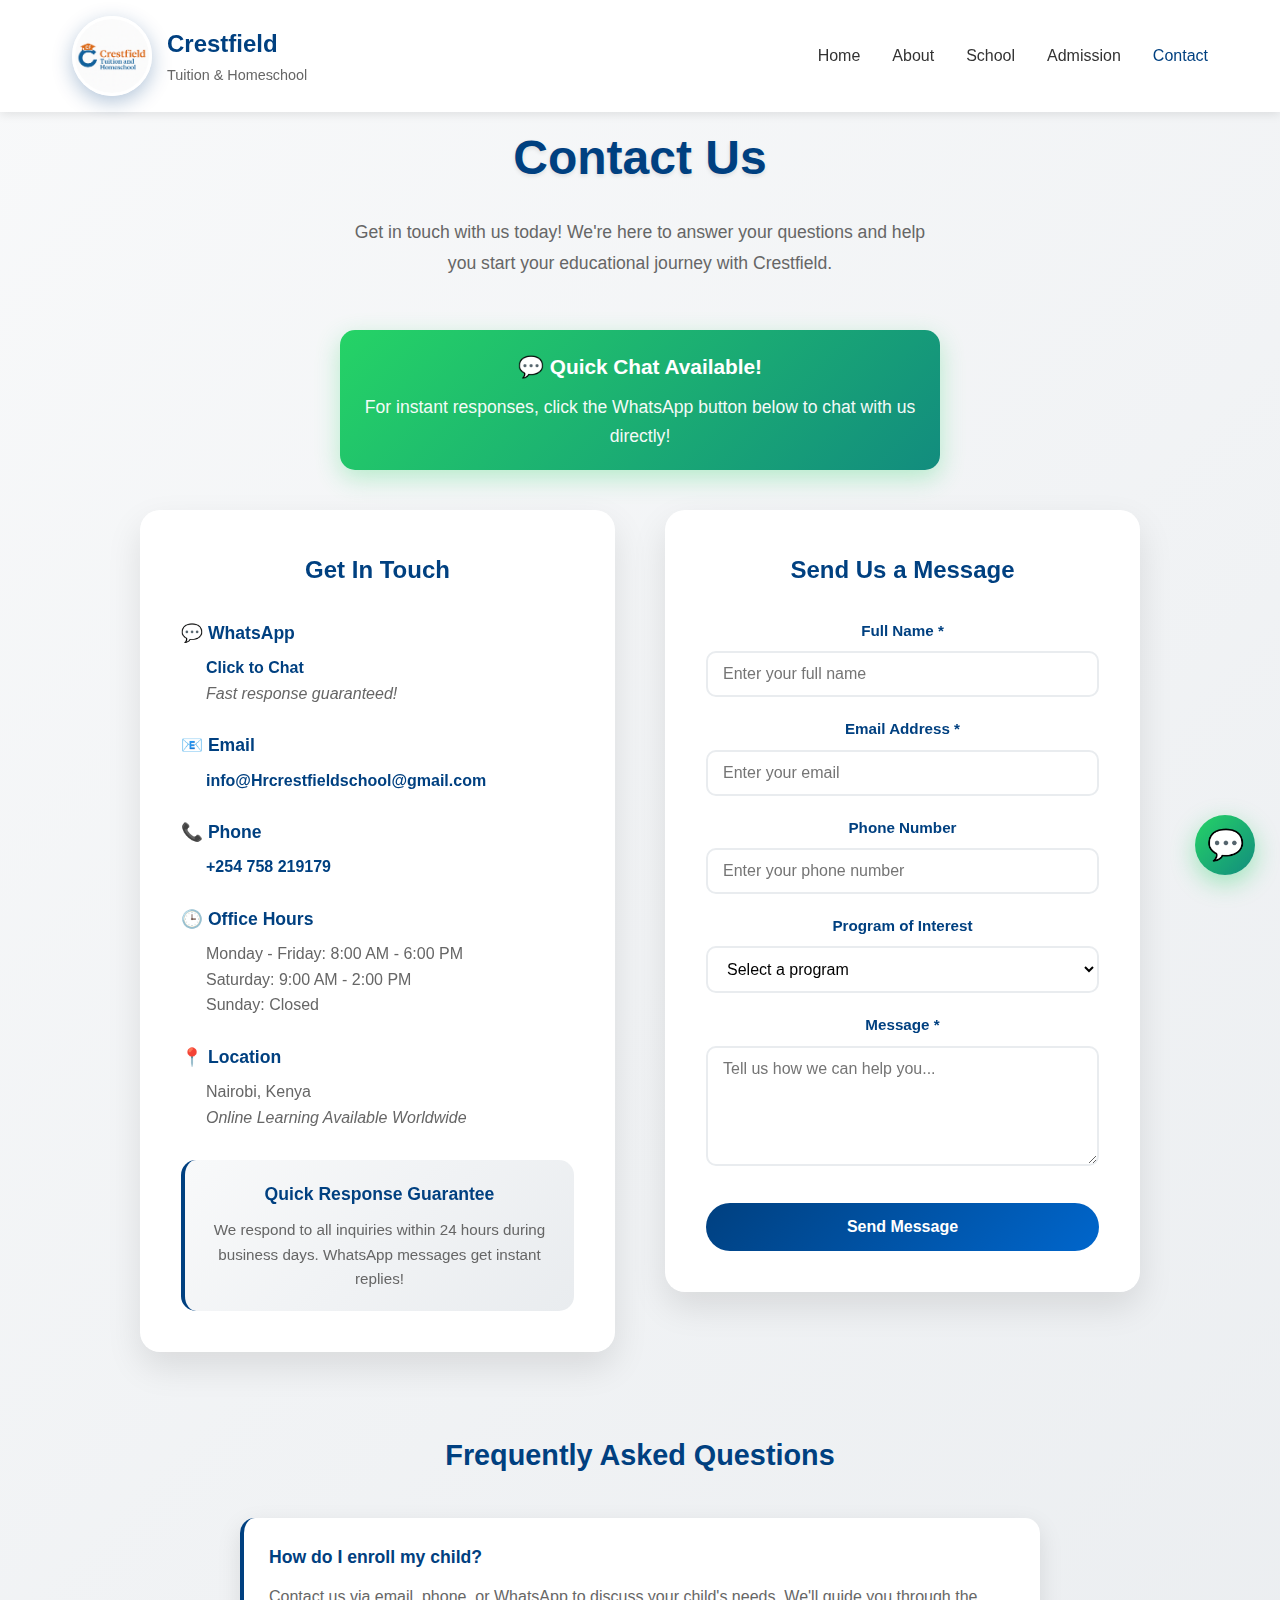
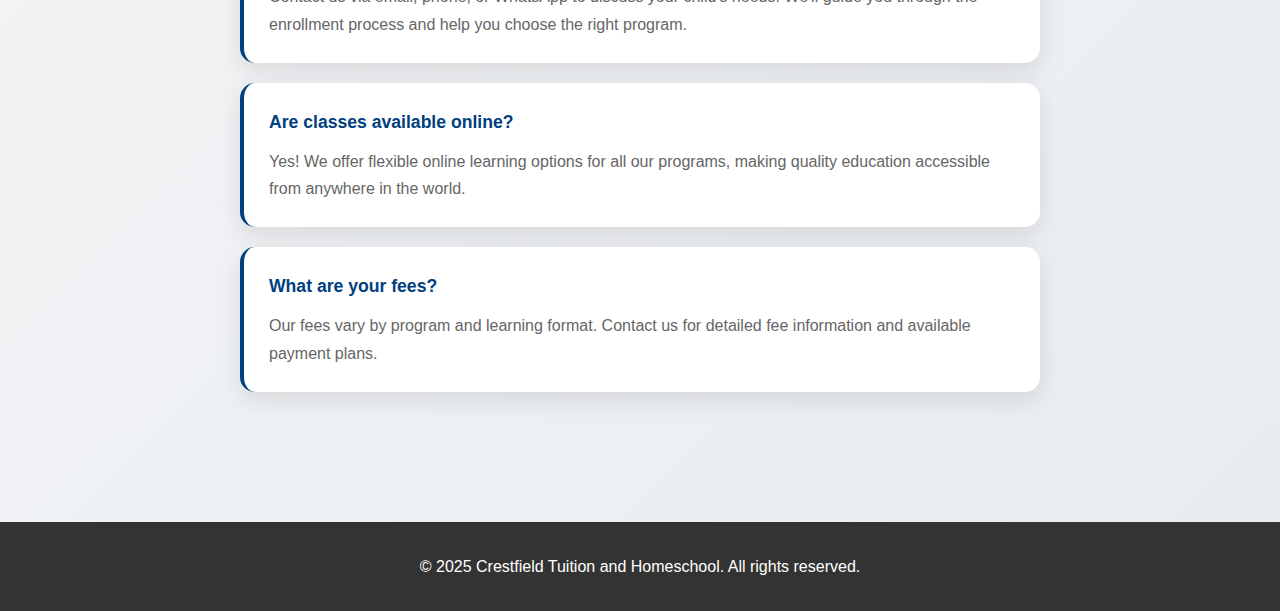
<file: contact.html>
<!DOCTYPE html>
<html lang="en">
<head>
  <meta charset="UTF-8" />
  <meta name="viewport" content="width=device-width, initial-scale=1.0"/>
  <title>Contact Us - Crestfield Tuition and Homeschool</title>
  <style>
    /* Updated navbar styles to match about.html */
    * {
      margin: 0;
      padding: 0;
      box-sizing: border-box;
    }

    body {
      font-family: 'Segoe UI', Tahoma, Geneva, Verdana, sans-serif;
      line-height: 1.6;
      color: #333;
      background: linear-gradient(135deg, #f8f9fa 0%, #e9ecef 100%);
      min-height: 100vh;
    }

    .top-header {
      background: white;
      box-shadow: 0 2px 10px rgba(0,0,0,0.1);
      position: fixed;
      width: 100%;
      top: 0;
      z-index: 1000;
    }

    .header-container {
      display: flex;
      justify-content: space-between;
      align-items: center;
      padding: 1rem 2rem;
      max-width: 1200px;
      margin: 0 auto;
    }

    .logo-section {
      display: flex;
      align-items: center;
      gap: 15px;
    }

    .school-logo {
      width: 80px;
      height: 80px;
      border-radius: 50%;
      overflow: hidden;
      display: flex;
      align-items: center;
      justify-content: center;
      box-shadow: 0 6px 20px rgba(0, 64, 128, 0.3);
      border: 3px solid #ffffff;
      transition: all 0.3s ease;
    }

    .school-logo:hover {
      transform: scale(1.05);
      box-shadow: 0 8px 25px rgba(0, 64, 128, 0.4);
    }

    .school-logo img {
      width: 100%;
      height: 100%;
      object-fit: cover;
      border-radius: 50%;
    }

    .school-name {
      font-size: 1.5em;
      font-weight: bold;
      color: #004080;
    }

    .school-tagline {
      font-size: 0.9em;
      color: #666;
    }

    .main-nav ul {
      display: flex;
      list-style: none;
      gap: 2rem;
    }

    .main-nav a {
      text-decoration: none;
      color: #333;
      font-weight: 500;
      transition: color 0.3s;
    }

    .main-nav a:hover,
    .main-nav a.active {
      color: #004080;
    }

    .mobile-menu-btn {
      display: none;
      flex-direction: column;
      cursor: pointer;
    }

    .mobile-menu-btn span {
      width: 25px;
      height: 3px;
      background: #004080;
      margin: 3px 0;
      transition: 0.3s;
    }

    .section {
      padding: 120px 20px 80px;
      text-align: center;
    }

    .section h2 {
      font-size: 3em;
      color: #004080;
      margin-bottom: 20px;
      font-weight: 700;
      text-shadow: 0 2px 4px rgba(0,0,0,0.1);
    }

    .section > p {
      max-width: 600px;
      margin: 0 auto 50px auto;
      font-size: 1.1em;
      color: #666;
      line-height: 1.8;
    }

    /* WhatsApp Notice */
    .whatsapp-notice {
      background: linear-gradient(135deg, #25d366, #128c7e);
      color: white;
      padding: 20px;
      border-radius: 15px;
      margin: 0 auto 40px auto;
      max-width: 600px;
      box-shadow: 0 8px 25px rgba(37, 211, 102, 0.3);
      animation: pulse 2s infinite;
    }

    .whatsapp-notice h3 {
      margin-bottom: 10px;
      font-size: 1.3em;
      display: flex;
      align-items: center;
      justify-content: center;
      gap: 10px;
    }

    .whatsapp-notice p {
      margin: 0;
      font-size: 1.1em;
      opacity: 0.95;
    }

    @keyframes pulse {
      0% { transform: scale(1); }
      50% { transform: scale(1.02); }
      100% { transform: scale(1); }
    }

    /* Contact grid */
    .contact-grid {
      display: grid;
      grid-template-columns: 1fr 1fr;
      gap: 50px;
      max-width: 1000px;
      margin: 0 auto;
      align-items: start;
    }

    .contact-card {
      background: white;
      padding: 40px;
      border-radius: 20px;
      box-shadow: 0 15px 35px rgba(0,0,0,0.1);
      backdrop-filter: blur(10px);
      border: 1px solid rgba(255,255,255,0.2);
      transition: transform 0.3s ease, box-shadow 0.3s ease;
    }

    .contact-card:hover {
      transform: translateY(-5px);
      box-shadow: 0 20px 40px rgba(0,0,0,0.15);
    }

    .contact-card h3 {
      color: #004080;
      margin-bottom: 30px;
      font-size: 1.5em;
      font-weight: 600;
    }

    .contact-info-item {
      margin-bottom: 25px;
      text-align: left;
    }

    .contact-info-item h4 {
      color: #004080;
      margin-bottom: 8px;
      display: flex;
      align-items: center;
      gap: 10px;
      font-size: 1.1em;
      font-weight: 600;
    }

    .contact-info-item p {
      color: #666;
      margin-left: 25px;
      line-height: 1.6;
    }

    .contact-info-item a {
      color: #004080;
      font-weight: bold;
      text-decoration: none;
      transition: color 0.3s ease;
    }

    .contact-info-item a:hover {
      color: #0066cc;
    }

    .quick-response {
      background: linear-gradient(135deg, #f8f9fa, #e9ecef);
      padding: 20px;
      border-radius: 15px;
      margin-top: 30px;
      border-left: 4px solid #004080;
    }

    .quick-response h4 {
      color: #004080;
      margin-bottom: 10px;
      font-size: 1.1em;
    }

    .quick-response p {
      color: #666;
      font-size: 0.95em;
      margin: 0;
    }

    /* Form styling */
    .contact-form {
      display: flex;
      flex-direction: column;
      gap: 20px;
    }

    .form-group label {
      display: block;
      color: #004080;
      font-weight: 600;
      margin-bottom: 8px;
      font-size: 0.95em;
    }

    .form-group input,
    .form-group select,
    .form-group textarea {
      width: 100%;
      padding: 12px 15px;
      border: 2px solid #e9ecef;
      border-radius: 10px;
      font-size: 16px;
      font-family: inherit;
      transition: all 0.3s ease;
      background: rgba(255,255,255,0.8);
    }

    .form-group input:focus,
    .form-group select:focus,
    .form-group textarea:focus {
      outline: none;
      border-color: #004080;
      background: white;
      box-shadow: 0 0 0 3px rgba(0,64,128,0.1);
    }

    .form-group textarea {
      resize: vertical;
      min-height: 120px;
    }

    .submit-btn {
      background: linear-gradient(135deg, #004080, #0066cc);
      color: white;
      padding: 15px 30px;
      border: none;
      border-radius: 25px;
      font-size: 16px;
      font-weight: 600;
      cursor: pointer;
      transition: all 0.3s ease;
      margin-top: 10px;
    }

    .submit-btn:hover {
      transform: translateY(-2px);
      box-shadow: 0 10px 25px rgba(0,64,128,0.3);
      background: linear-gradient(135deg, #0066cc, #004080);
    }

    /* WhatsApp Floating Button */
    .whatsapp-float {
      position: fixed;
      width: 60px;
      height: 60px;
      bottom: 25px;
      right: 25px;
      background: linear-gradient(135deg, #25d366, #128c7e);
      color: white;
      border-radius: 50%;
      text-align: center;
      font-size: 30px;
      box-shadow: 0 8px 25px rgba(37, 211, 102, 0.4);
      z-index: 1000;
      cursor: pointer;
      display: flex;
      align-items: center;
      justify-content: center;
      transition: all 0.3s ease;
      text-decoration: none;
      animation: bounce 2s infinite;
    }

    .whatsapp-float:hover {
      transform: scale(1.1);
      box-shadow: 0 12px 35px rgba(37, 211, 102, 0.6);
      color: white;
      text-decoration: none;
    }

    .whatsapp-float:active {
      transform: scale(0.95);
    }

    @keyframes bounce {
      0%, 20%, 50%, 80%, 100% {
        transform: translateY(0);
      }
      40% {
        transform: translateY(-10px);
      }
      60% {
        transform: translateY(-5px);
      }
    }

    /* Tooltip for WhatsApp button */
    .whatsapp-float::before {
      content: "Chat with us on WhatsApp";
      position: absolute;
      right: 70px;
      top: 50%;
      transform: translateY(-50%);
      background: rgba(0, 0, 0, 0.8);
      color: white;
      text-align: center;
      border-radius: 8px;
      padding: 8px 12px;
      font-size: 14px;
      white-space: nowrap;
      opacity: 0;
      visibility: hidden;
      transition: all 0.3s ease;
      font-weight: 500;
    }

    .whatsapp-float::after {
      content: "";
      position: absolute;
      right: 60px;
      top: 50%;
      transform: translateY(-50%);
      border: 6px solid transparent;
      border-left-color: rgba(0, 0, 0, 0.8);
      opacity: 0;
      visibility: hidden;
      transition: all 0.3s ease;
    }

    .whatsapp-float:hover::before,
    .whatsapp-float:hover::after {
      opacity: 1;
      visibility: visible;
    }

    /* FAQ Section */
    .faq-section {
      margin-top: 80px;
      max-width: 800px;
      margin-left: auto;
      margin-right: auto;
    }

    .faq-section h3 {
      color: #004080;
      margin-bottom: 40px;
      font-size: 1.8em;
      text-align: center;
      font-weight: 600;
    }

    .faq-grid {
      display: flex;
      flex-direction: column;
      gap: 20px;
    }

    .faq-item {
      background: white;
      padding: 25px;
      border-radius: 15px;
      box-shadow: 0 8px 25px rgba(0,0,0,0.1);
      border-left: 4px solid #004080;
      transition: transform 0.3s ease, box-shadow 0.3s ease;
      text-align: left;
    }

    .faq-item:hover {
      transform: translateX(5px);
      box-shadow: 0 12px 30px rgba(0,0,0,0.15);
    }

    .faq-item h4 {
      color: #004080;
      margin-bottom: 12px;
      font-size: 1.1em;
      font-weight: 600;
    }

    .faq-item p {
      color: #666;
      margin: 0;
      line-height: 1.7;
    }

    /* Footer */
    footer {
      background: #333;
      color: white;
      text-align: center;
      padding: 2rem;
      margin-top: 50px;
    }

    /* Responsive Design */
    @media (max-width: 768px) {
      .main-nav {
        display: none;
      }
      
      .mobile-menu-btn {
        display: flex;
      }
      
      .header-container {
        padding: 1rem;
      }
      
      .school-logo {
        width: 65px;
        height: 65px;
      }

      .contact-grid {
        grid-template-columns: 1fr;
        gap: 30px;
      }

      .section h2 {
        font-size: 2.2em;
      }

      .contact-card {
        padding: 30px 25px;
      }

      .section {
        padding: 120px 15px 60px;
      }

      .whatsapp-float {
        width: 55px;
        height: 55px;
        font-size: 26px;
        bottom: 20px;
        right: 20px;
      }

      .whatsapp-float::before {
        display: none;
      }

      .whatsapp-float::after {
        display: none;
      }
    }

    @media (max-width: 480px) {
      .header-container {
        padding: 0 15px;
      }

      .section h2 {
        font-size: 1.8em;
      }

      .contact-card {
        padding: 25px 20px;
      }

      .faq-section {
        margin-top: 60px;
      }

      .whatsapp-notice {
        padding: 15px;
        margin: 0 auto 30px auto;
      }

      .whatsapp-notice h3 {
        font-size: 1.1em;
      }

      .whatsapp-notice p {
        font-size: 1em;
      }
    }

    /* Animations */
    @keyframes fadeInUp {
      from {
        opacity: 0;
        transform: translateY(30px);
      }
      to {
        opacity: 1;
        transform: translateY(0);
      }
    }

    .contact-card,
    .faq-item {
      animation: fadeInUp 0.6s ease-out;
    }

    .contact-card:nth-child(2) {
      animation-delay: 0.2s;
    }

    .faq-item:nth-child(2) {
      animation-delay: 0.1s;
    }

    .faq-item:nth-child(3) {
      animation-delay: 0.2s;
    }

    .faq-item:nth-child(4) {
      animation-delay: 0.3s;
    }
  </style>
</head>
<body>

  <!-- HEADER -->
  <header class="top-header">
    <div class="header-container">
      <div class="logo-section">
        <div class="school-logo">
          <img src="logo.jpg" alt="Crestfield Logo">
        </div>
        <div class="logo-text">
          <div class="school-name">Crestfield</div>
          <div class="school-tagline">Tuition & Homeschool</div>
        </div>
      </div>
      
      <nav class="main-nav">
        <ul>
          <li><a href="index.html">Home</a></li>
          <li><a href="about.html">About</a></li>
          <li><a href="school.html">School</a></li>
          <li><a href="admission.html">Admission</a></li>
          <li><a href="contact.html" class="active">Contact</a></li>
        </ul>
      </nav>

      <div class="mobile-menu-btn">
        <span></span>
        <span></span>
        <span></span>
      </div>
    </div>
  </header>

  <!-- WhatsApp Floating Button -->
  <a href="https://wa.me/254758219179?text=Hello%20Crestfield!%20I%27m%20interested%20in%20learning%20more%20about%20your%20programs." class="whatsapp-float" target="_blank">
    💬
  </a>

  <!-- Contact Section -->
  <section class="section">
    <h2>Contact Us</h2>
    <p>Get in touch with us today! We're here to answer your questions and help you start your educational journey with Crestfield.</p>
    
    <!-- WhatsApp Direct Message Notice -->
    <div class="whatsapp-notice">
      <h3>💬 Quick Chat Available!</h3>
      <p>For instant responses, click the WhatsApp button below to chat with us directly!</p>
    </div>
    
    <div class="contact-grid">
      
      <!-- Contact Information -->
      <div class="contact-card">
        <h3>Get In Touch</h3>
        
        <div class="contact-info-item">
          <h4>💬 WhatsApp</h4>
          <p>
            <a href="https://wa.me/254758219179">Click to Chat</a><br>
            <em>Fast response guaranteed!</em>
          </p>
        </div>
        
        <div class="contact-info-item">
          <h4>📧 Email</h4>
          <p>
            <a href="mailto:info@crestfield.ac.ke">info@Hrcrestfieldschool@gmail.com</a>
          </p>
        </div>
        
        <div class="contact-info-item">
          <h4>📞 Phone</h4>
          <p>
            <a href="tel:+254700123456">+254 758 219179</a>
          </p>
        </div>
        
        <div class="contact-info-item">
          <h4>🕒 Office Hours</h4>
          <p>
            Monday - Friday: 8:00 AM - 6:00 PM<br>
            Saturday: 9:00 AM - 2:00 PM<br>
            Sunday: Closed
          </p>
        </div>
        
        <div class="contact-info-item">
          <h4>📍 Location</h4>
          <p>
            Nairobi, Kenya<br>
            <em>Online Learning Available Worldwide</em>
          </p>
        </div>

        <div class="quick-response">
          <h4>Quick Response Guarantee</h4>
          <p>We respond to all inquiries within 24 hours during business days. WhatsApp messages get instant replies!</p>
        </div>
      </div>
      
      <!-- Contact Form -->
      <div class="contact-card">
        <h3>Send Us a Message</h3>
        
        <form class="contact-form" action="https://formspree.io/f/mgvyobwy" method="POST">
          <div class="form-group">
            <label>Full Name *</label>
            <input type="text" name="name" required placeholder="Enter your full name">
          </div>
          
          <div class="form-group">
            <label>Email Address *</label>
            <input type="email" name="email" required placeholder="Enter your email">
          </div>
          
          <div class="form-group">
            <label>Phone Number</label>
            <input type="tel" name="phone" placeholder="Enter your phone number">
          </div>
          
          <div class="form-group">
            <label>Program of Interest</label>
            <select name="program">
              <option value="">Select a program</option>
              <option value="primary">Primary Level (Cambridge)</option>
              <option value="lower-secondary">Lower Secondary (Cambridge)</option>
              <option value="igcse">IGCSE (Cambridge)</option>
              <option value="a-levels">A-Levels (Cambridge & Edexcel)</option>
              <option value="general">General Inquiry</option>
            </select>
          </div>
          
          <div class="form-group">
            <label>Message *</label>
            <textarea name="message" required placeholder="Tell us how we can help you..."></textarea>
          </div>
          
          <button type="submit" class="submit-btn">
            Send Message
          </button>
        </form>
      </div>
    </div>
    
    <!-- FAQ Section -->
    <div class="faq-section">
      <h3>Frequently Asked Questions</h3>
      
      <div class="faq-grid">
        <div class="faq-item">
          <h4>How do I enroll my child?</h4>
          <p>Contact us via email, phone, or WhatsApp to discuss your child's needs. We'll guide you through the enrollment process and help you choose the right program.</p>
        </div>
        
        <div class="faq-item">
          <h4>Are classes available online?</h4>
          <p>Yes! We offer flexible online learning options for all our programs, making quality education accessible from anywhere in the world.</p>
        </div>
        
        <div class="faq-item">
          <h4>What are your fees?</h4>
          <p>Our fees vary by program and learning format. Contact us for detailed fee information and available payment plans.</p>
        </div>
      </div>
    </div>
  </section>

  <!-- Footer -->
  <footer>
    <p>&copy; 2025 Crestfield Tuition and Homeschool. All rights reserved.</p>
  </footer>

  <script>
    // Mobile menu toggle
    const mobileMenuBtn = document.querySelector('.mobile-menu-btn');
    const mainNav = document.querySelector('.main-nav');
    
    mobileMenuBtn.addEventListener('click', () => {
      mainNav.classList.toggle('active');
    });

    // Add some interactive effects
    document.addEventListener('DOMContentLoaded', function() {
      // Form validation and interaction
      const form = document.querySelector('.contact-form');
      const inputs = form.querySelectorAll('input, select, textarea');
      
      inputs.forEach(input => {
        input.addEventListener('focus', function() {
          this.parentElement.style.transform = 'scale(1.02)';
        });
        
        input.addEventListener ('blur', function() {
          this.parentElement.style.transform = 'scale(1)';
        });
      });
      
      // Form submission
      form.addEventListener('submit', function(e) {
        const submitBtn = form.querySelector('.submit-btn');
        const originalText = submitBtn.textContent;
        
        submitBtn.textContent = 'Sending...';
        submitBtn.style.background = 'linear-gradient(135deg, #28a745, #20c997)';
        
        // Let the form submit naturally to Formspree
        // The page will redirect or show Formspree's thank you page
      });

      // WhatsApp button click tracking (optional)
      const whatsappButton = document.querySelector('.whatsapp-float');
      whatsappButton.addEventListener('click', function() {
        // You can add analytics tracking here if needed
        console.log('WhatsApp button clicked');
      });
    });
  </script>
</body>
</html>
</file>
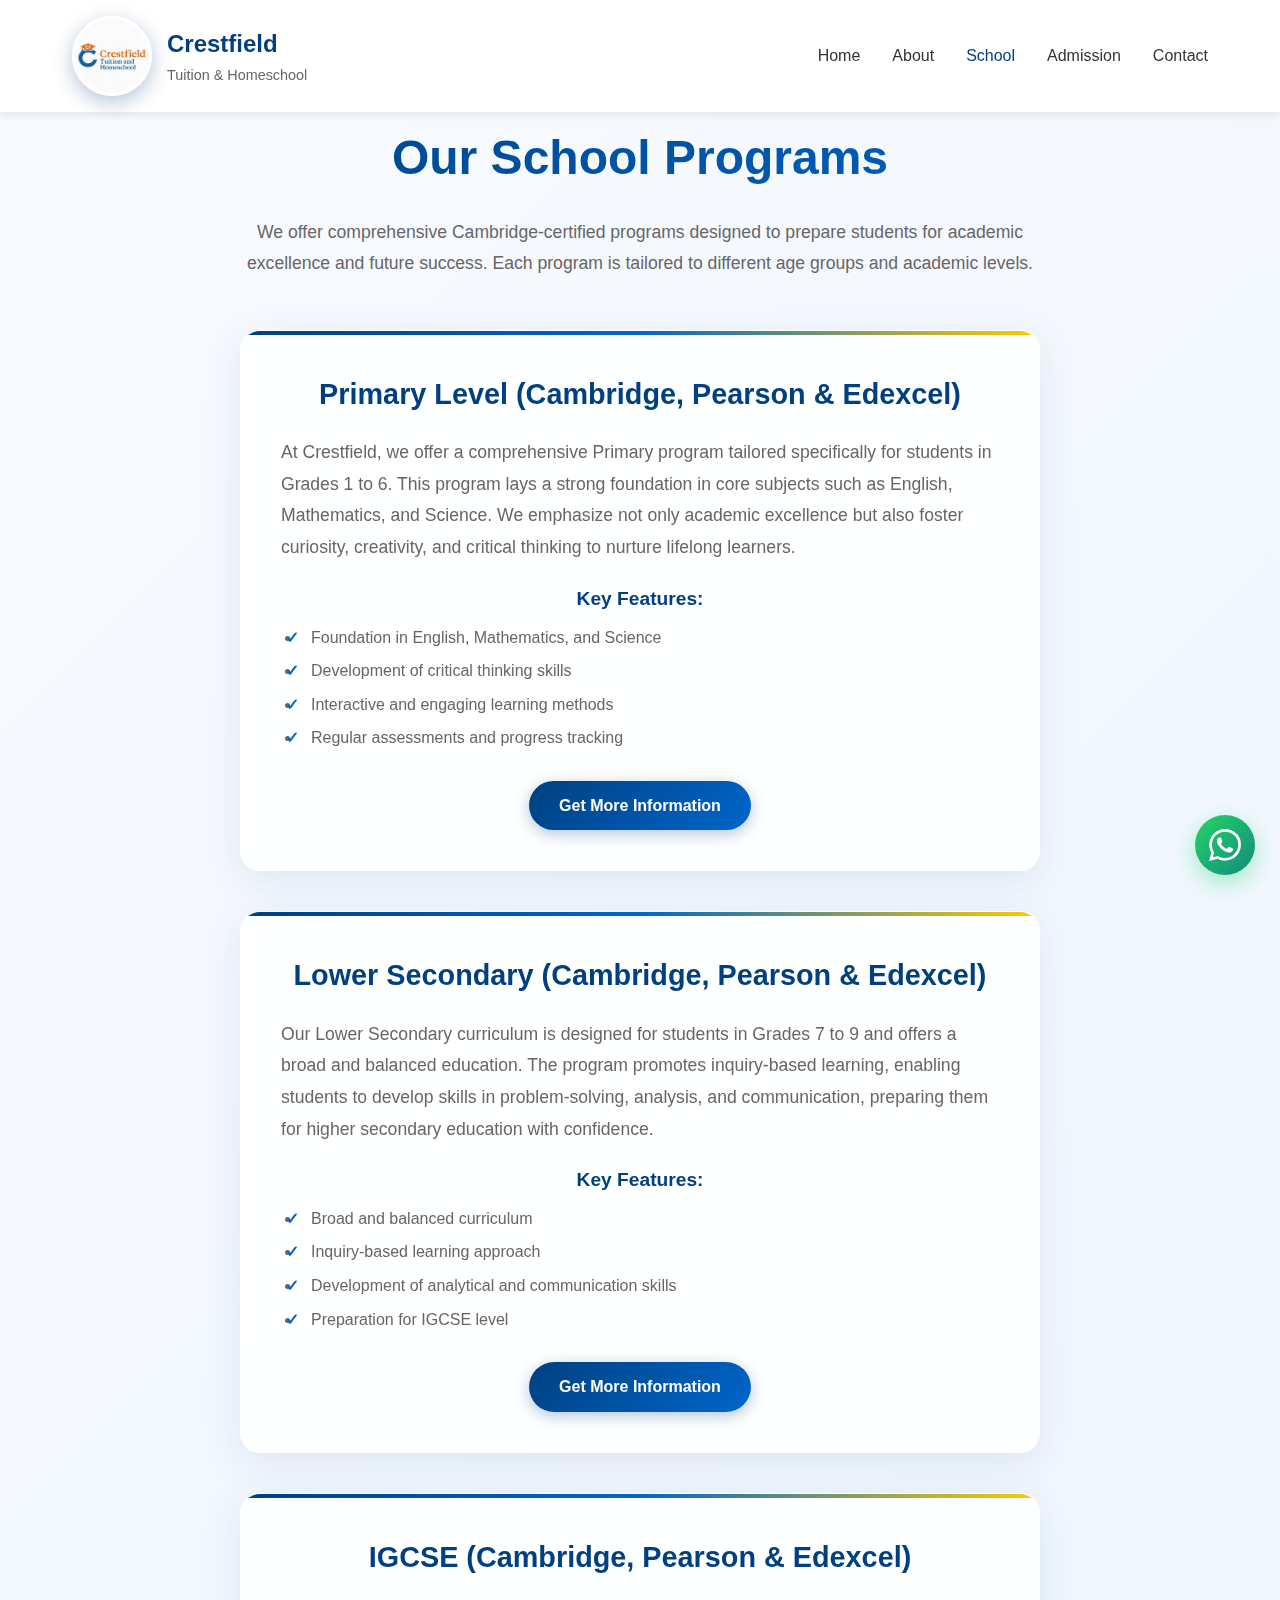
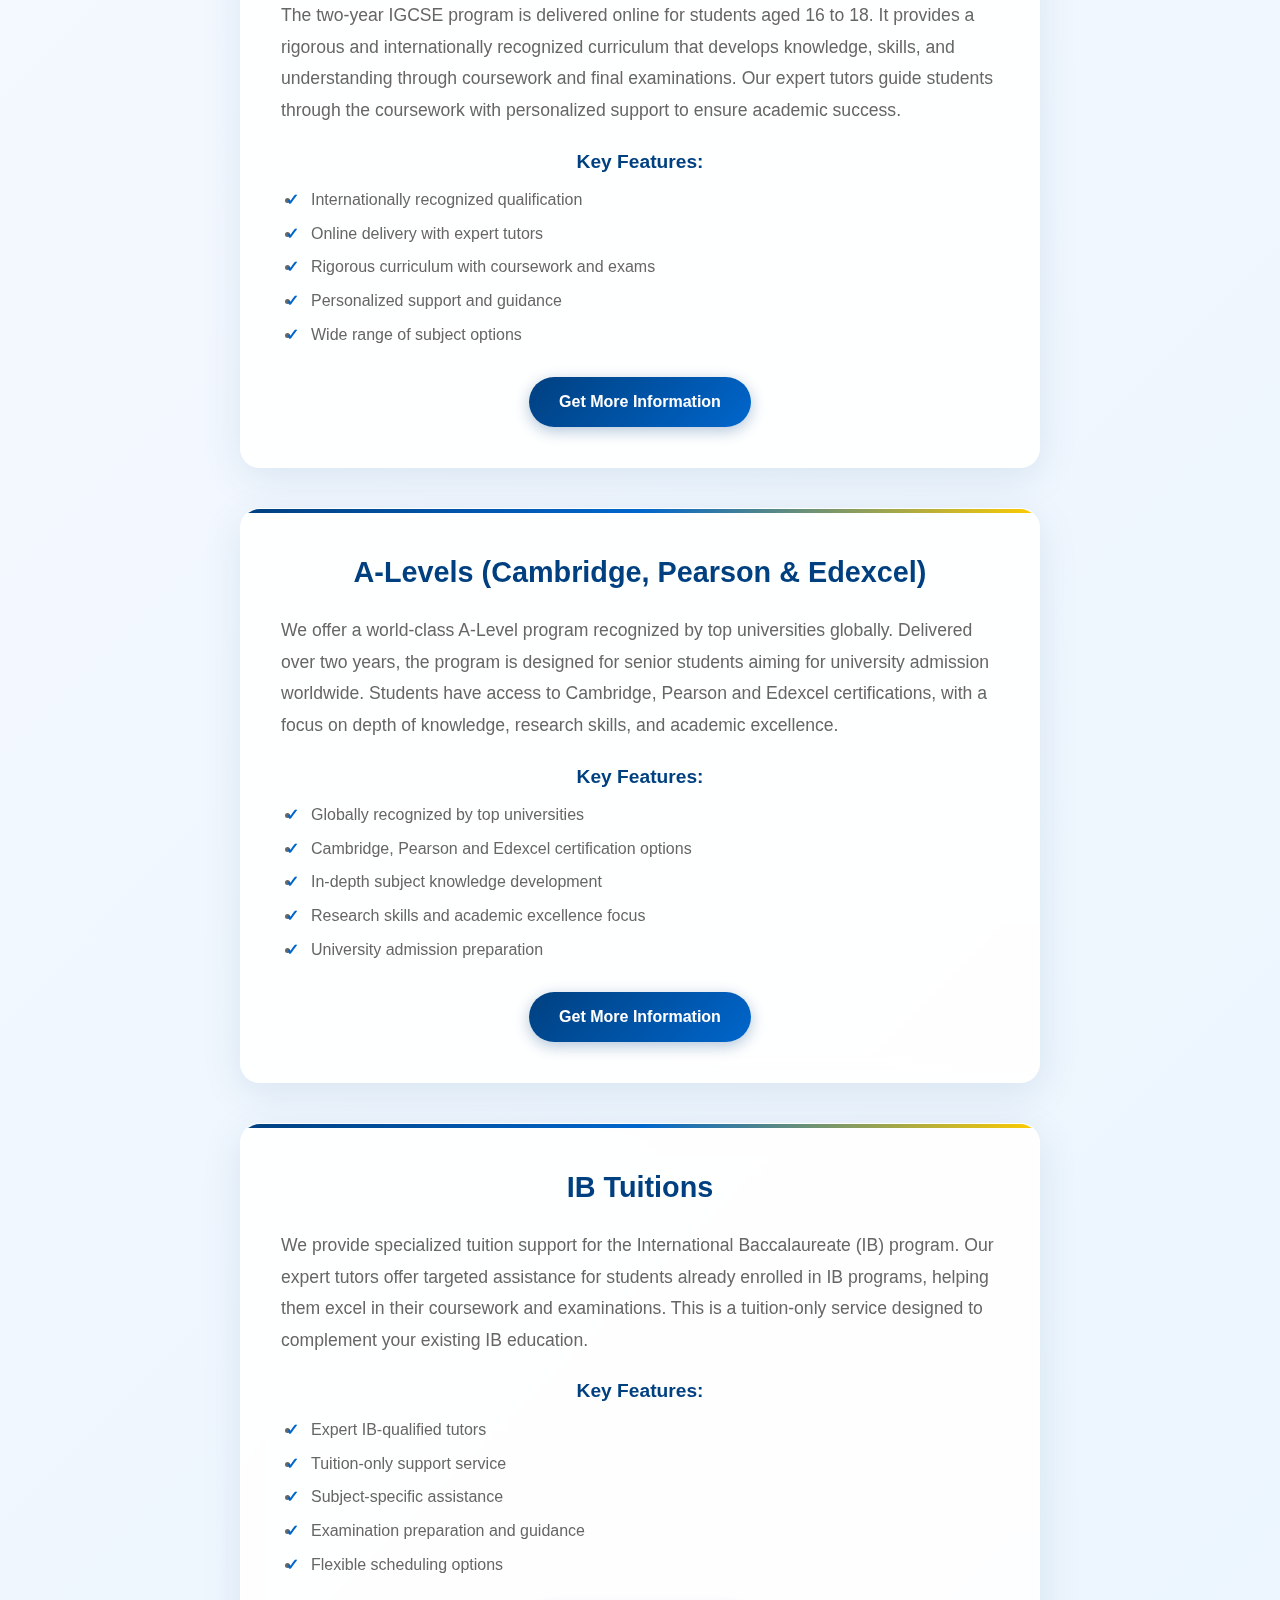
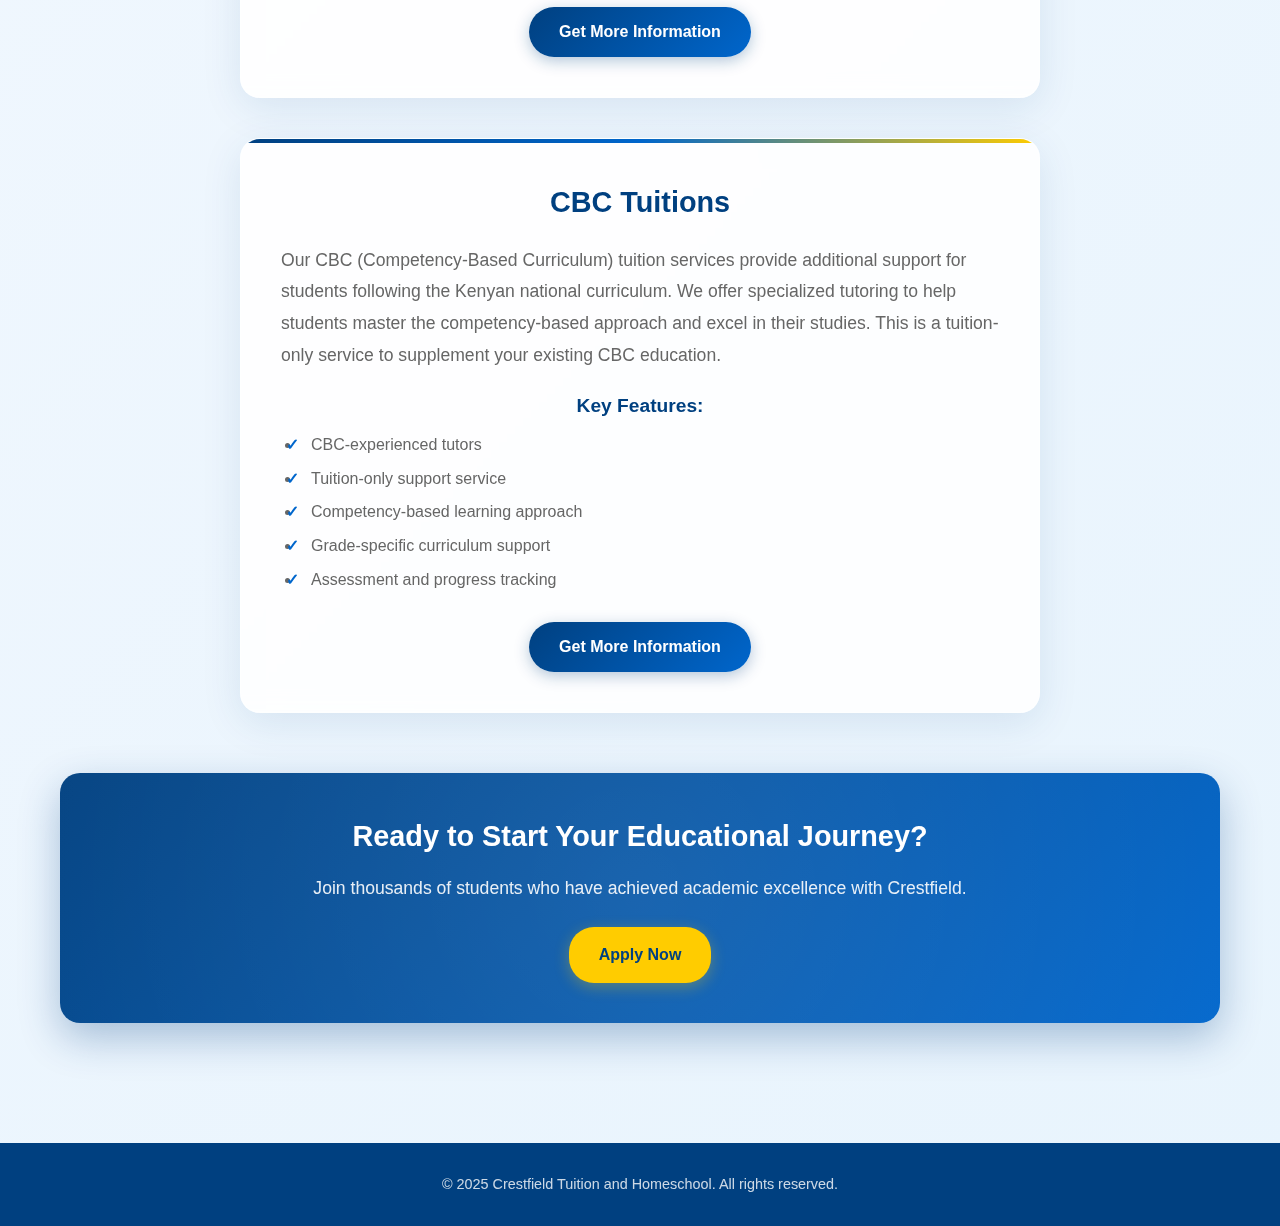
<file: school.html>
<!DOCTYPE html>
<html lang="en">
<head>
  <meta charset="UTF-8" />
  <meta name="viewport" content="width=device-width, initial-scale=1.0"/>
  <title>School Programs - Crestfield Tuition and Homeschool</title>
  <link rel="stylesheet" href="https://cdnjs.cloudflare.com/ajax/libs/font-awesome/6.0.0/css/all.min.css">

  <style>
    * {
      margin: 0;
      padding: 0;
      box-sizing: border-box;
    }

    body {
      font-family: 'Segoe UI', Tahoma, Geneva, Verdana, sans-serif;
      line-height: 1.6;
      color: #333;
      background: linear-gradient(135deg, #f8faff 0%, #e8f4fd 100%);
      min-height: 100vh;
    }

    /* Header Styles - Updated to match index.html */
    .top-header {
      background: white;
      box-shadow: 0 2px 10px rgba(0,0,0,0.1);
      position: fixed;
      width: 100%;
      top: 0;
      z-index: 1000;
    }

    .header-container {
      display: flex;
      justify-content: space-between;
      align-items: center;
      padding: 1rem 2rem;
      max-width: 1200px;
      margin: 0 auto;
    }

    .logo-section {
      display: flex;
      align-items: center;
      gap: 15px;
    }

    .school-logo {
      width: 80px;
      height: 80px;
      border-radius: 50%;
      overflow: hidden;
      display: flex;
      align-items: center;
      justify-content: center;
      box-shadow: 0 6px 20px rgba(0, 64, 128, 0.3);
      border: 3px solid #ffffff;
      transition: all 0.3s ease;
    }

    .school-logo:hover {
      transform: scale(1.05);
      box-shadow: 0 6px 20px rgba(0, 64, 128, 0.3);
    }

    .school-logo img {
      width: 100%;
      height: 100%;
      object-fit: cover;
      border-radius: 50%;
    }

    .school-name {
      font-size: 1.5em;
      font-weight: bold;
      color: #004080;
    }

    .school-tagline {
      font-size: 0.9em;
      color: #666;
    }

    .main-nav ul {
      display: flex;
      list-style: none;
      gap: 2rem;
    }

    .main-nav a {
      text-decoration: none;
      color: #333;
      font-weight: 500;
      transition: color 0.3s;
    }

    .main-nav a:hover,
    .main-nav a.active {
      color: #004080;
    }

    .mobile-menu-btn {
      display: none;
      flex-direction: column;
      cursor: pointer;
    }

    .mobile-menu-btn span {
      width: 25px;
      height: 3px;
      background: #004080;
      margin: 3px 0;
      transition: 0.3s;
    }

    /* Section Styles */
    .section {
      max-width: 1200px;
      margin: 0 auto;
      padding: 120px 20px 60px;
      text-align: center;
    }

    .section h2 {
      font-size: 3em;
      color: #004080;
      margin-bottom: 20px;
      background: linear-gradient(135deg, #004080, #0066cc);
      -webkit-background-clip: text;
      -webkit-text-fill-color: transparent;
      background-clip: text;
      font-weight: 700;
    }

    .section > p {
      max-width: 800px;
      margin: 0 auto 50px auto;
      font-size: 1.1em;
      color: #666;
      line-height: 1.8;
    }

    /* Programs Wrapper */
    .programs-wrapper {
      display: flex;
      flex-direction: column;
      gap: 40px;
      align-items: center;
    }

    /* Program Cards */
    .program {
      max-width: 800px;
      width: 100%;
      background: rgba(255, 255, 255, 0.9);
      backdrop-filter: blur(10px);
      border-radius: 20px;
      padding: 40px;
      box-shadow: 0 10px 40px rgba(0, 64, 128, 0.1);
      border: 1px solid rgba(255, 255, 255, 0.2);
      transition: all 0.3s ease;
      position: relative;
      overflow: hidden;
    }

    .program::before {
      content: '';
      position: absolute;
      top: 0;
      left: 0;
      right: 0;
      height: 4px;
      background: linear-gradient(90deg, #004080, #0066cc, #ffcc00);
    }

    .program:hover {
      transform: translateY(-5px);
      box-shadow: 0 20px 60px rgba(0, 64, 128, 0.15);
    }

    .program h3 {
      font-size: 1.8em;
      color: #004080;
      margin-bottom: 20px;
      font-weight: 600;
    }

    .program > p {
      font-size: 1.1em;
      color: #666;
      line-height: 1.8;
      margin-bottom: 20px;
      text-align: left;
    }

    .program h4 {
      color: #004080;
      margin-bottom: 10px;
      font-size: 1.2em;
      font-weight: 600;
    }

    .program ul {
      text-align: left;
      color: #666;
      margin-left: 20px;
      margin-bottom: 30px;
    }

    .program li {
      margin-bottom: 8px;
      padding-left: 10px;
      position: relative;
    }

    .program li::before {
      content: '✓';
      position: absolute;
      left: -15px;
      color: #0066cc;
      font-weight: bold;
    }

    .program a {
      display: inline-block;
      background: linear-gradient(135deg, #004080, #0066cc);
      color: white;
      padding: 12px 30px;
      border-radius: 25px;
      text-decoration: none;
      font-weight: 600;
      transition: all 0.3s ease;
      box-shadow: 0 4px 15px rgba(0, 64, 128, 0.3);
    }

    .program a:hover {
      transform: translateY(-2px);
      box-shadow: 0 6px 20px rgba(0, 64, 128, 0.4);
      background: linear-gradient(135deg, #0066cc, #004080);
    }

    /* Call to Action Section */
    .section > div:last-child {
      margin-top: 60px;
      padding: 40px;
      background: linear-gradient(135deg, #004080, #0066cc);
      border-radius: 20px;
      color: white;
      text-align: center;
      box-shadow: 0 15px 40px rgba(0, 64, 128, 0.3);
      position: relative;
      overflow: hidden;
    }

    .section > div:last-child::before {
      content: '';
      position: absolute;
      top: -50%;
      left: -50%;
      width: 200%;
      height: 200%;
      background: radial-gradient(circle, rgba(255, 255, 255, 0.1) 0%, transparent 70%);
      animation: shimmer 3s ease-in-out infinite;
    }

    @keyframes shimmer {
      0%, 100% { transform: translate(-50%, -50%) rotate(0deg); }
      50% { transform: translate(-50%, -50%) rotate(180deg); }
    }

    .section > div:last-child h3 {
      margin-bottom: 15px;
      font-size: 1.8em;
      position: relative;
      z-index: 1;
    }

    .section > div:last-child p {
      margin-bottom: 25px;
      font-size: 1.1em;
      position: relative;
      z-index: 1;
      opacity: 0.9;
    }

    .section > div:last-child a {
      background: #ffcc00;
      color: #004080;
      padding: 15px 30px;
      border-radius: 25px;
      text-decoration: none;
      font-weight: bold;
      display: inline-block;
      transition: all 0.3s ease;
      position: relative;
      z-index: 1;
      box-shadow: 0 4px 15px rgba(255, 204, 0, 0.3);
    }

    .section > div:last-child a:hover {
      transform: translateY(-3px);
      box-shadow: 0 8px 25px rgba(255, 204, 0, 0.4);
      background: #ffd700;
    }

    /* Footer */
    footer {
      background: #004080;
      color: white;
      text-align: center;
      padding: 30px 20px;
      margin-top: 60px;
    }

    footer p {
      opacity: 0.8;
      font-size: 0.9em;
    }

    /* WhatsApp Floating Button */
.whatsapp-float {
  position: fixed;
  width: 60px;
  height: 60px;
  bottom: 25px;
  right: 25px;
  background: linear-gradient(135deg, #25d366, #128c7e);
  color: white;
  border-radius: 50%;
  text-align: center;
  font-size: 30px;
  box-shadow: 0 8px 25px rgba(37, 211, 102, 0.4);
  z-index: 1000;
  cursor: pointer;
  display: flex;
  align-items: center;
  justify-content: center;
  transition: all 0.3s ease;
  text-decoration: none;
  animation: bounceWhatsapp 2s infinite;
}

/* WhatsApp Floating Button - FIXED */
    .whatsapp-float {
      position: fixed;
      width: 60px;
      height: 60px;
      bottom: 25px;
      right: 25px;
      background: linear-gradient(135deg, #25d366, #128c7e);
      color: white;
      border-radius: 50%;
      text-align: center;
      font-size: 30px;
      box-shadow: 0 8px 25px rgba(37, 211, 102, 0.4);
      z-index: 1000;
      cursor: pointer;
      display: flex;
      align-items: center;
      justify-content: center;
      transition: all 0.3s ease;
      text-decoration: none;
      animation: bounce 2s infinite;
      border: none;
      outline: none;
    }

    .whatsapp-float:hover {
      transform: scale(1.1);
      box-shadow: 0 12px 35px rgba(37, 211, 102, 0.6);
      color: white;
      text-decoration: none;
    }

    .whatsapp-float:active {
      transform: scale(0.95);
    }

    .whatsapp-float:visited {
      color: white;
      text-decoration: none;
    }

    /* WhatsApp SVG Icon */
    .whatsapp-icon {
      width: 32px;
      height: 32px;
      fill: currentColor;
    }

    @keyframes bounce {
      0%, 20%, 50%, 80%, 100% {
        transform: translateY(0);
      }
      40% {
        transform: translateY(-10px);
      }
      60% {
        transform: translateY(-5px);
      }
    }

    /* Tooltip for WhatsApp button */
    .whatsapp-float::before {
      content: "Chat with us on WhatsApp";
      position: absolute;
      right: 70px;
      top: 50%;
      transform: translateY(-50%);
      background: rgba(0, 0, 0, 0.8);
      color: white;
      text-align: center;
      border-radius: 8px;
      padding: 8px 12px;
      font-size: 14px;
      white-space: nowrap;
      opacity: 0;
      visibility: hidden;
      transition: all 0.3s ease;
      font-weight: 500;
    }

    .whatsapp-float::after {
      content: "";
      position: absolute;
      right: 60px;
      top: 50%;
      transform: translateY(-50%);
      border: 6px solid transparent;
      border-left-color: rgba(0, 0, 0, 0.8);
      opacity: 0;
      visibility: hidden;
      transition: all 0.3s ease;
    }

    .whatsapp-float:hover::before,
    .whatsapp-float:hover::after {
      opacity: 1;
      visibility: visible;
    }


    /* Responsive Design */
    @media (max-width: 768px) {
      .main-nav {
        display: none;
      }
      
      .mobile-menu-btn {
        display: flex;
      }
      
      .header-container {
        padding: 1rem;
      }
      
      .school-logo {
        width: 65px;
        height: 65px;
      }

      .section {
        padding: 100px 15px 40px;
      }

      .section h2 {
        font-size: 2.2em;
      }

      .program {
        padding: 30px 20px;
      }

      .program h3 {
        font-size: 1.5em;
      }

      .section > div:last-child {
        padding: 30px 20px;
      }

      .section > div:last-child h3 {
        font-size: 1.5em;
      }
    }

    @media (max-width: 480px) {
      .school-name {
        font-size: 1.2em;
      }

      .school-tagline {
        font-size: 0.8em;
      }

      .section h2 {
        font-size: 1.8em;
      }

      .program h3 {
        font-size: 1.3em;
      }
    }

    /* Smooth scrolling */
    html {
      scroll-behavior: smooth;
    }

    /* Loading animation */
    @keyframes fadeInUp {
      from {
        opacity: 0;
        transform: translateY(30px);
      }
      to {
        opacity: 1;
        transform: translateY(0);
      }
    }

    .program {
      animation: fadeInUp 0.6s ease forwards;
    }

    .program:nth-child(1) { animation-delay: 0.1s; }
    .program:nth-child(2) { animation-delay: 0.2s; }
    .program:nth-child(3) { animation-delay: 0.3s; }
    .program:nth-child(4) { animation-delay: 0.4s; }
  </style>
</head>
<body>

  <!-- HEADER - Updated to match index.html -->
  <header class="top-header">
    <div class="header-container">
      <div class="logo-section">
        <div class="school-logo">
          <img src="logo.jpg" alt="Crestfield Logo">
        </div>
        <div class="logo-text">
          <div class="school-name">Crestfield</div>
          <div class="school-tagline">Tuition & Homeschool</div>
        </div>
      </div>
      
      <nav class="main-nav">
        <ul>
          <li><a href="index.html">Home</a></li>
          <li><a href="about.html">About</a></li>
          <li><a href="school.html" class="active">School</a></li>
          <li><a href="admission.html">Admission</a></li>
          <li><a href="contact.html">Contact</a></li>
       
        </ul>
      </nav>

      <div class="mobile-menu-btn">
        <span></span>
        <span></span>
        <span></span>
      </div>
    </div>
  </header>

  <!-- WhatsApp Floating Button - FIXED with proper SVG icon -->
  <a href="https://wa.me/254758219179?text=Hello%20Crestfield!%20I%27m%20interested%20in%20learning%20more%20about%20your%20programs." class="whatsapp-float" target="_blank">
    <svg class="whatsapp-icon" viewBox="0 0 24 24">
      <path d="M17.472 14.382c-.297-.149-1.758-.867-2.03-.967-.273-.099-.471-.148-.67.15-.197.297-.767.966-.94 1.164-.173.199-.347.223-.644.075-.297-.15-1.255-.463-2.39-1.475-.883-.788-1.48-1.761-1.653-2.059-.173-.297-.018-.458.13-.606.134-.133.298-.347.446-.52.149-.174.198-.298.298-.497.099-.198.05-.371-.025-.52-.075-.149-.669-1.612-.916-2.207-.242-.579-.487-.5-.669-.51-.173-.008-.371-.01-.57-.01-.198 0-.52.074-.792.372-.272.297-1.04 1.016-1.04 2.479 0 1.462 1.065 2.875 1.213 3.074.149.198 2.096 3.2 5.077 4.487.709.306 1.262.489 1.694.625.712.227 1.36.195 1.871.118.571-.085 1.758-.719 2.006-1.413.248-.694.248-1.289.173-1.413-.074-.124-.272-.198-.57-.347m-5.421 7.403h-.004a9.87 9.87 0 01-5.031-1.378l-.361-.214-3.741.982.998-3.648-.235-.374a9.86 9.86 0 01-1.51-5.26c.001-5.45 4.436-9.884 9.888-9.884 2.64 0 5.122 1.03 6.988 2.898a9.825 9.825 0 012.893 6.994c-.003 5.45-4.437 9.884-9.885 9.884m8.413-18.297A11.815 11.815 0 0012.05 0C5.495 0 .16 5.335.157 11.892c0 2.096.547 4.142 1.588 5.945L.057 24l6.305-1.654a11.882 11.882 0 005.683 1.448h.005c6.554 0 11.890-5.335 11.893-11.893A11.821 11.821 0 0020.885 3.488"/>
    </svg>
  </a>

  <!-- School Programs -->
  <section class="section" style="padding-top: 120px;">
    <h2>Our School Programs</h2>
    <p style="max-width: 800px; margin: 0 auto 50px auto; font-size: 1.1em;">We offer comprehensive Cambridge-certified programs designed to prepare students for academic excellence and future success. Each program is tailored to different age groups and academic levels.</p>

    <div class="programs-wrapper" style="flex-direction: column; gap: 40px; align-items: center;">
      <div class="program" style="max-width: 800px; width: 100%;">
        <h3>Primary Level (Cambridge, Pearson & Edexcel)</h3>
        <p>At Crestfield, we offer a comprehensive Primary program tailored specifically for students in Grades 1 to 6. This program lays a strong foundation in core subjects such as English, Mathematics, and Science. We emphasize not only academic excellence but also foster curiosity, creativity, and critical thinking to nurture lifelong learners.</p>
        
        <div style="margin-top: 20px;">
          <h4 style="color: #004080; margin-bottom: 10px;">Key Features:</h4>
          <ul style="text-align: left; color: #666; margin-left: 20px;">
            <li>Foundation in English, Mathematics, and Science</li>
            <li>Development of critical thinking skills</li>
            <li>Interactive and engaging learning methods</li>
            <li>Regular assessments and progress tracking</li>
          </ul>
        </div>
        
        <a href="contact.html">Get More Information</a>
      </div>

      <div class="program" style="max-width: 800px; width: 100%;">
        <h3>Lower Secondary (Cambridge, Pearson & Edexcel)</h3>
        <p>Our Lower Secondary curriculum is designed for students in Grades 7 to 9 and offers a broad and balanced education. The program promotes inquiry-based learning, enabling students to develop skills in problem-solving, analysis, and communication, preparing them for higher secondary education with confidence.</p>
        
        <div style="margin-top: 20px;">
          <h4 style="color: #004080; margin-bottom: 10px;">Key Features:</h4>
          <ul style="text-align: left; color: #666; margin-left: 20px;">
            <li>Broad and balanced curriculum</li>
            <li>Inquiry-based learning approach</li>
            <li>Development of analytical and communication skills</li>
            <li>Preparation for IGCSE level</li>
          </ul>
        </div>
        
        <a href="contact.html">Get More Information</a>
      </div>

      <div class="program" style="max-width: 800px; width: 100%;">
        <h3>IGCSE (Cambridge, Pearson & Edexcel)</h3>
        <p>The two-year IGCSE program is delivered online for students aged 16 to 18. It provides a rigorous and internationally recognized curriculum that develops knowledge, skills, and understanding through coursework and final examinations. Our expert tutors guide students through the coursework with personalized support to ensure academic success.</p>
        
        <div style="margin-top: 20px;">
          <h4 style="color: #004080; margin-bottom: 10px;">Key Features:</h4>
          <ul style="text-align: left; color: #666; margin-left: 20px;">
            <li>Internationally recognized qualification</li>
            <li>Online delivery with expert tutors</li>
            <li>Rigorous curriculum with coursework and exams</li>
            <li>Personalized support and guidance</li>
            <li>Wide range of subject options</li>
          </ul>
        </div>
        
        <a href="contact.html">Get More Information</a>
      </div>

      <div class="program" style="max-width: 800px; width: 100%;">
        <h3>A-Levels (Cambridge, Pearson & Edexcel)</h3>
        <p>We offer a world-class A-Level program recognized by top universities globally. Delivered over two years, the program is designed for senior students aiming for university admission worldwide. Students have access to Cambridge, Pearson and Edexcel certifications, with a focus on depth of knowledge, research skills, and academic excellence.</p>
        
        <div style="margin-top: 20px;">
          <h4 style="color: #004080; margin-bottom: 10px;">Key Features:</h4>
          <ul style="text-align: left; color: #666; margin-left: 20px;">
            <li>Globally recognized by top universities</li>
            <li>Cambridge, Pearson and Edexcel certification options</li>
            <li>In-depth subject knowledge development</li>
            <li>Research skills and academic excellence focus</li>
            <li>University admission preparation</li>
          </ul>
        </div>
        
        <a href="contact.html">Get More Information</a>
      </div>

      <div class="program" style="max-width: 800px; width: 100%;">
        <h3>IB Tuitions</h3>
        <p>We provide specialized tuition support for the International Baccalaureate (IB) program. Our expert tutors offer targeted assistance for students already enrolled in IB programs, helping them excel in their coursework and examinations. This is a tuition-only service designed to complement your existing IB education.</p>
        
        <div style="margin-top: 20px;">
          <h4 style="color: #004080; margin-bottom: 10px;">Key Features:</h4>
          <ul style="text-align: left; color: #666; margin-left: 20px;">
            <li>Expert IB-qualified tutors</li>
            <li>Tuition-only support service</li>
            <li>Subject-specific assistance</li>
            <li>Examination preparation and guidance</li>
            <li>Flexible scheduling options</li>
          </ul>
        </div>
        
        <a href="contact.html">Get More Information</a>
      </div>

      <div class="program" style="max-width: 800px; width: 100%;">
        <h3>CBC Tuitions</h3>
        <p>Our CBC (Competency-Based Curriculum) tuition services provide additional support for students following the Kenyan national curriculum. We offer specialized tutoring to help students master the competency-based approach and excel in their studies. This is a tuition-only service to supplement your existing CBC education.</p>
        
        <div style="margin-top: 20px;">
          <h4 style="color: #004080; margin-bottom: 10px;">Key Features:</h4>
          <ul style="text-align: left; color: #666; margin-left: 20px;">
            <li>CBC-experienced tutors</li>
            <li>Tuition-only support service</li>
            <li>Competency-based learning approach</li>
            <li>Grade-specific curriculum support</li>
            <li>Assessment and progress tracking</li>
          </ul>
        </div>
        
        <a href="contact.html">Get More Information</a>
      </div>
    </div>
        
        

    <div style="margin-top: 60px; padding: 40px; background: linear-gradient(135deg, #004080, #0066cc); border-radius: 20px; color: white; text-align: center;">
      <h3 style="margin-bottom: 15px; font-size: 1.8em;">Ready to Start Your Educational Journey?</h3>
      <p style="margin-bottom: 25px; font-size: 1.1em;">Join thousands of students who have achieved academic excellence with Crestfield.</p>
      <a href="admission.html" style="background: #ffcc00; color: #004080; padding: 15px 30px; border-radius: 25px; text-decoration: none; font-weight: bold; display: inline-block; transition: transform 0.3s ease;">Apply Now</a>
    </div>
  </section>

  <!-- Footer -->
  <footer>
    <p>&copy; 2025 Crestfield Tuition and Homeschool. All rights reserved.</p>
  </footer>

  <script>
    // Mobile menu toggle
    const mobileMenuBtn = document.querySelector('.mobile-menu-btn');
    const mainNav = document.querySelector('.main-nav');
    
    mobileMenuBtn.addEventListener('click', () => {
      mainNav.classList.toggle('active');
    });
  </script>
</body>
</html>
</file>
